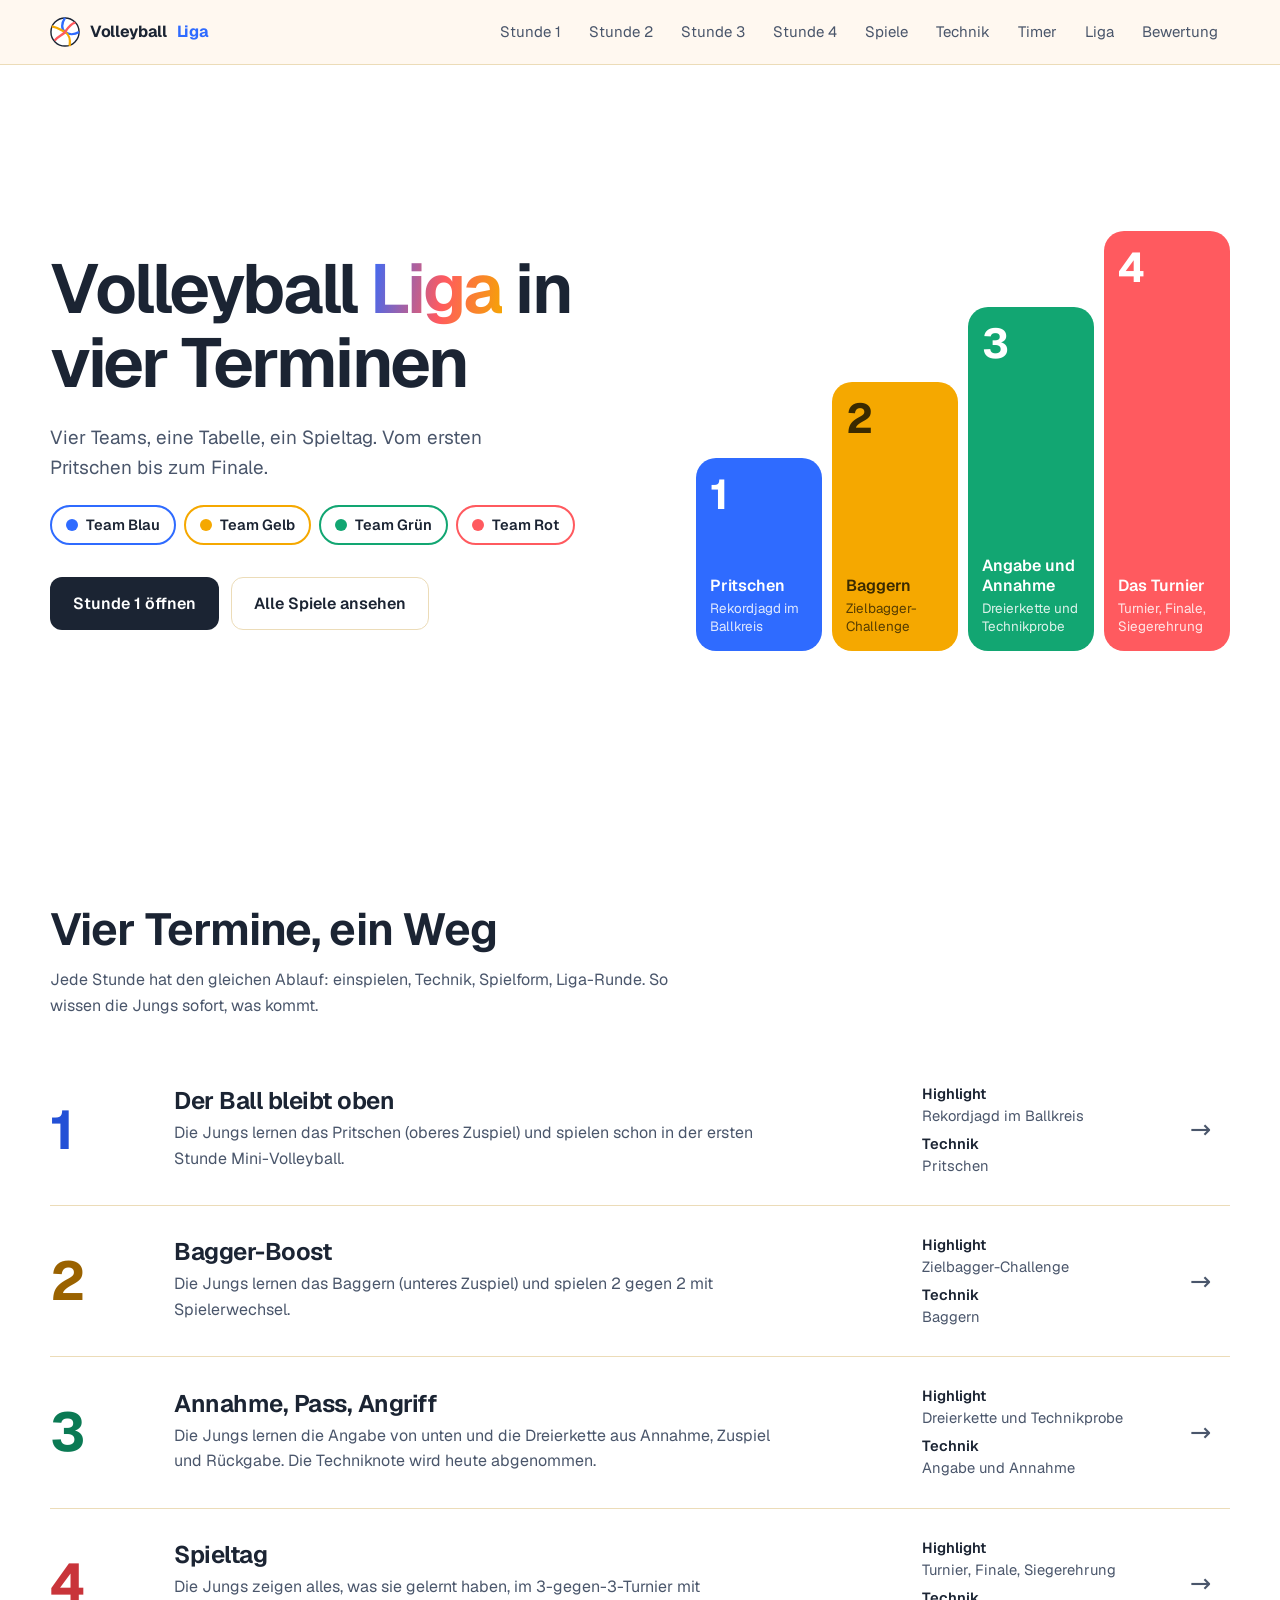
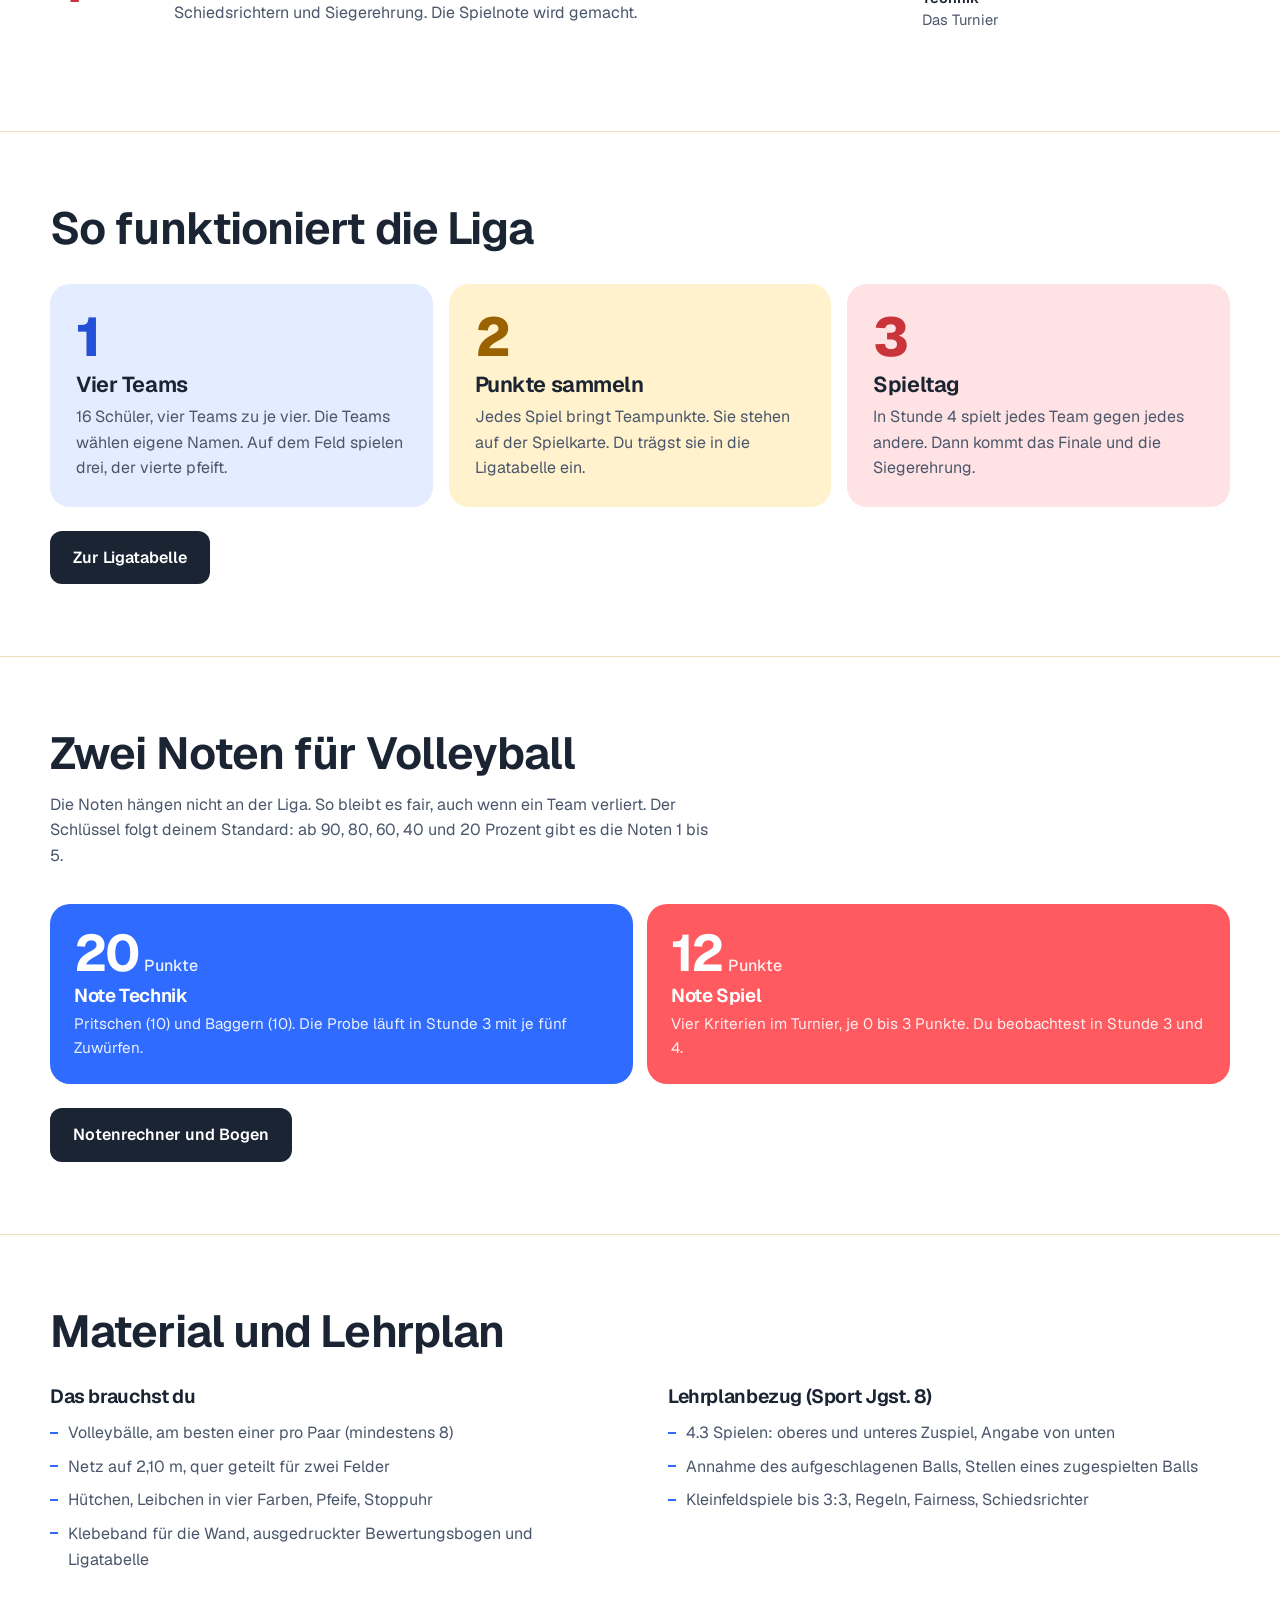
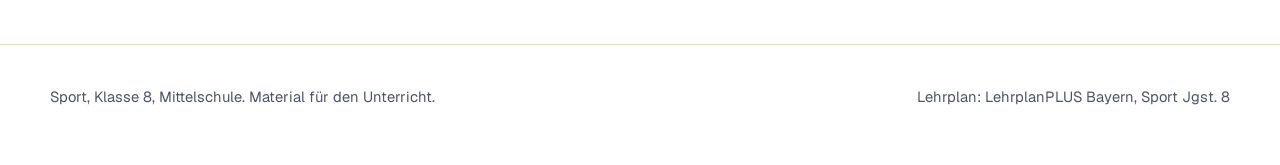
<file: index.html>
<!DOCTYPE html>
<html lang="de">
<head>
<meta charset="UTF-8">
<meta name="viewport" content="width=device-width, initial-scale=1">
<title>Volleyball Liga, Klasse 8</title>
<meta name="description" content="Vier Termine Volleyball für die 8. Klasse: Liga mit Teams, Stundenverläufe, Spielkarten und Bewertung.">
<meta name="theme-color" content="#fff8ee">
<link rel="icon" href="icon.svg" type="image/svg+xml">
<link rel="apple-touch-icon" href="apple-touch-icon.png">
<link rel="manifest" href="manifest.webmanifest">
<meta name="apple-mobile-web-app-capable" content="yes">
<meta name="apple-mobile-web-app-title" content="Volleyball 8">
<link rel="stylesheet" href="style.css">
</head>
<body>
<header class="nav"><div class="wrap">
<a class="brand" href="index.html"><img src="icon.svg" alt="" width="30" height="30">Volleyball <b>Liga</b></a>
<nav aria-label="Hauptnavigation"><ul><li><a class="link" href="stunde-1.html">Stunde 1</a></li><li><a class="link" href="stunde-2.html">Stunde 2</a></li><li><a class="link" href="stunde-3.html">Stunde 3</a></li><li><a class="link" href="stunde-4.html">Stunde 4</a></li><li><a class="link" href="spiele.html">Spiele</a></li><li><a class="link" href="technik.html">Technik</a></li><li><a class="link" href="timer.html">Timer</a></li><li><a class="link" href="liga.html">Liga</a></li><li><a class="link" href="bewertung.html">Bewertung</a></li></ul></nav>
</div></header>
<main>
<section class="hero"><div class="wrap">
<div>
<h1>Volleyball <em>Liga</em> in vier Terminen</h1>
<p class="lead">Vier Teams, eine Tabelle, ein Spieltag. Vom ersten Pritschen bis zum Finale.</p>
<div class="teams"><span class="team-pill" style="--c:#2f6bff"><i></i>Team Blau</span><span class="team-pill" style="--c:#f5a800"><i></i>Team Gelb</span><span class="team-pill" style="--c:#12a672"><i></i>Team Grün</span><span class="team-pill" style="--c:#ff5a5f"><i></i>Team Rot</span></div>
<div class="actions"><a class="btn btn-primary" href="stunde-1.html">Stunde 1 öffnen</a><a class="btn btn-ghost" href="spiele.html">Alle Spiele ansehen</a></div>
</div>
<div class="stairs" aria-label="Der Weg in vier Schritten"><a class="step-block blau" style="--i:0" href="stunde-1.html"><span class="num">1</span><span><span class="t">Pritschen</span><span class="s">Rekordjagd im Ballkreis</span></span></a><a class="step-block gelb" style="--i:1" href="stunde-2.html"><span class="num">2</span><span><span class="t">Baggern</span><span class="s">Zielbagger-Challenge</span></span></a><a class="step-block gruen" style="--i:2" href="stunde-3.html"><span class="num">3</span><span><span class="t">Angabe und Annahme</span><span class="s">Dreierkette und Technikprobe</span></span></a><a class="step-block korall" style="--i:3" href="stunde-4.html"><span class="num">4</span><span><span class="t">Das Turnier</span><span class="s">Turnier, Finale, Siegerehrung</span></span></a></div>
</div></section>

<section class="block" id="stunden"><div class="wrap">
<h2 class="title reveal">Vier Termine, ein Weg</h2>
<p class="sub reveal">Jede Stunde hat den gleichen Ablauf: einspielen, Technik, Spielform, Liga-Runde. So wissen die Jungs sofort, was kommt.</p>
<div class="lessons"><a class="lesson-row blau reveal" href="stunde-1.html">
<span class="n">1</span>
<span><h3>Der Ball bleibt oben</h3><p class="goal">Die Jungs lernen das Pritschen (oberes Zuspiel) und spielen schon in der ersten Stunde Mini-Volleyball.</p></span>
<span class="meta"><b>Highlight</b>Rekordjagd im Ballkreis<b style="margin-top:6px">Technik</b>Pritschen</span>
<span class="arr" aria-hidden="true">&rarr;</span>
</a><a class="lesson-row gelb reveal" href="stunde-2.html">
<span class="n">2</span>
<span><h3>Bagger-Boost</h3><p class="goal">Die Jungs lernen das Baggern (unteres Zuspiel) und spielen 2 gegen 2 mit Spielerwechsel.</p></span>
<span class="meta"><b>Highlight</b>Zielbagger-Challenge<b style="margin-top:6px">Technik</b>Baggern</span>
<span class="arr" aria-hidden="true">&rarr;</span>
</a><a class="lesson-row gruen reveal" href="stunde-3.html">
<span class="n">3</span>
<span><h3>Annahme, Pass, Angriff</h3><p class="goal">Die Jungs lernen die Angabe von unten und die Dreierkette aus Annahme, Zuspiel und Rückgabe. Die Techniknote wird heute abgenommen.</p></span>
<span class="meta"><b>Highlight</b>Dreierkette und Technikprobe<b style="margin-top:6px">Technik</b>Angabe und Annahme</span>
<span class="arr" aria-hidden="true">&rarr;</span>
</a><a class="lesson-row korall reveal" href="stunde-4.html">
<span class="n">4</span>
<span><h3>Spieltag</h3><p class="goal">Die Jungs zeigen alles, was sie gelernt haben, im 3-gegen-3-Turnier mit Schiedsrichtern und Siegerehrung. Die Spielnote wird gemacht.</p></span>
<span class="meta"><b>Highlight</b>Turnier, Finale, Siegerehrung<b style="margin-top:6px">Technik</b>Das Turnier</span>
<span class="arr" aria-hidden="true">&rarr;</span>
</a></div>
</div></section>

<section class="block" id="liga"><div class="wrap">
<h2 class="title reveal">So funktioniert die Liga</h2>
<div class="three">
<div class="step-card blau reveal"><span class="big">1</span><h3>Vier Teams</h3><p>16 Schüler, vier Teams zu je vier. Die Teams wählen eigene Namen. Auf dem Feld spielen drei, der vierte pfeift.</p></div>
<div class="step-card gelb reveal"><span class="big">2</span><h3>Punkte sammeln</h3><p>Jedes Spiel bringt Teampunkte. Sie stehen auf der Spielkarte. Du trägst sie in die Ligatabelle ein.</p></div>
<div class="step-card korall reveal"><span class="big">3</span><h3>Spieltag</h3><p>In Stunde 4 spielt jedes Team gegen jedes andere. Dann kommt das Finale und die Siegerehrung.</p></div>
</div>
<div class="page-actions"><a class="btn btn-primary" href="liga.html">Zur Ligatabelle</a></div>
</div></section>

<section class="block" id="bewertung"><div class="wrap">
<h2 class="title reveal">Zwei Noten für Volleyball</h2>
<p class="sub reveal">Die Noten hängen nicht an der Liga. So bleibt es fair, auch wenn ein Team verliert. Der Schlüssel folgt deinem Standard: ab 90, 80, 60, 40 und 20 Prozent gibt es die Noten 1 bis 5.</p>
<div class="score-grid">
<div class="tile blau reveal"><span class="big">20<small>Punkte</small></span><h3>Note Technik</h3><p>Pritschen (10) und Baggern (10). Die Probe läuft in Stunde 3 mit je fünf Zuwürfen.</p></div>
<div class="tile korall reveal"><span class="big">12<small>Punkte</small></span><h3>Note Spiel</h3><p>Vier Kriterien im Turnier, je 0 bis 3 Punkte. Du beobachtest in Stunde 3 und 4.</p></div>
</div>
<div class="page-actions"><a class="btn btn-primary" href="bewertung.html">Notenrechner und Bogen</a></div>
</div></section>

<section class="block" id="material"><div class="wrap">
<h2 class="title reveal">Material und Lehrplan</h2>
<div class="two">
<div class="reveal"><h3>Das brauchst du</h3><ul class="plain">
<li>Volleybälle, am besten einer pro Paar (mindestens 8)</li>
<li>Netz auf 2,10 m, quer geteilt für zwei Felder</li>
<li>Hütchen, Leibchen in vier Farben, Pfeife, Stoppuhr</li>
<li>Klebeband für die Wand, ausgedruckter Bewertungsbogen und Ligatabelle</li>
</ul></div>
<div class="reveal"><h3>Lehrplanbezug (Sport Jgst. 8)</h3><ul class="plain">
<li>4.3 Spielen: oberes und unteres Zuspiel, Angabe von unten</li>
<li>Annahme des aufgeschlagenen Balls, Stellen eines zugespielten Balls</li>
<li>Kleinfeldspiele bis 3:3, Regeln, Fairness, Schiedsrichter</li>
</ul></div>
</div>
</div></section>
</main>
<footer class="foot"><div class="wrap">
<span>Sport, Klasse 8, Mittelschule. Material für den Unterricht.</span>
<span>Lehrplan: LehrplanPLUS Bayern, Sport Jgst. 8</span>
</div></footer>
<script src="app.js"></script>
</body>
</html>
</file>
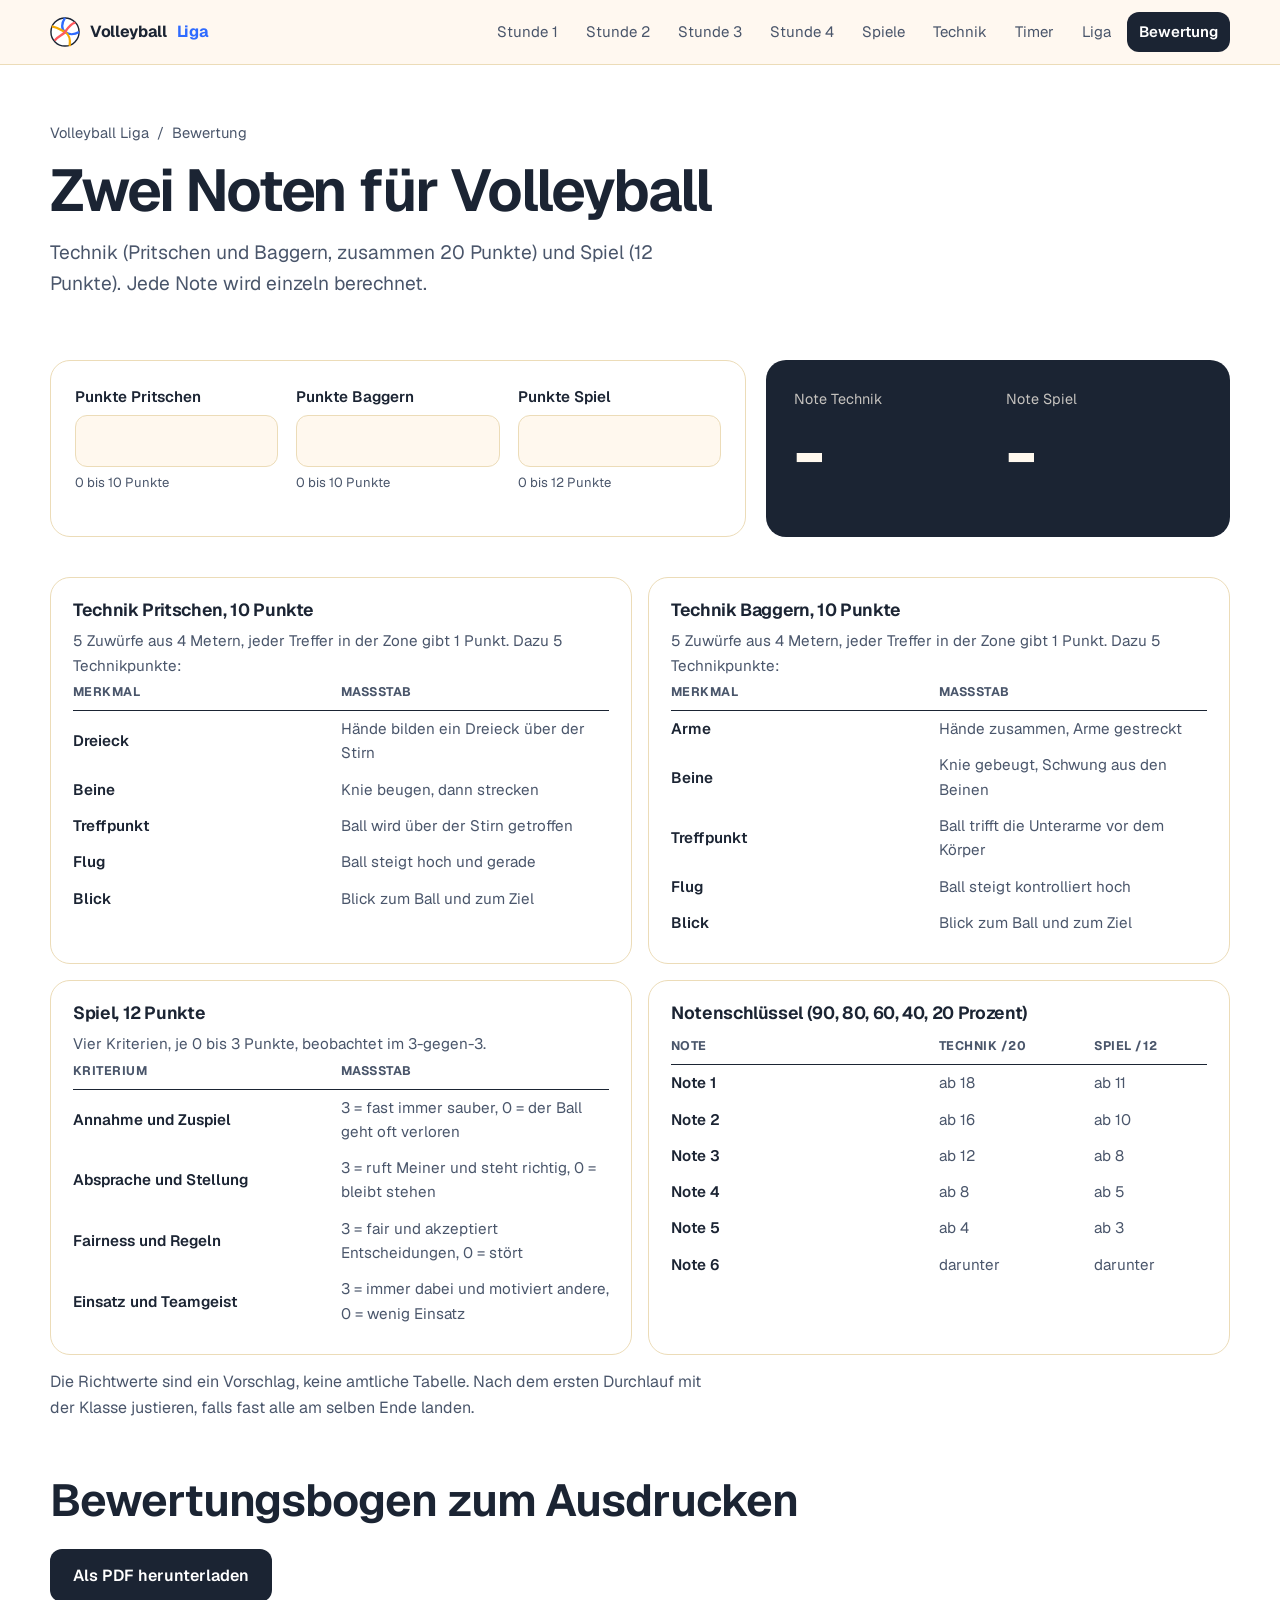
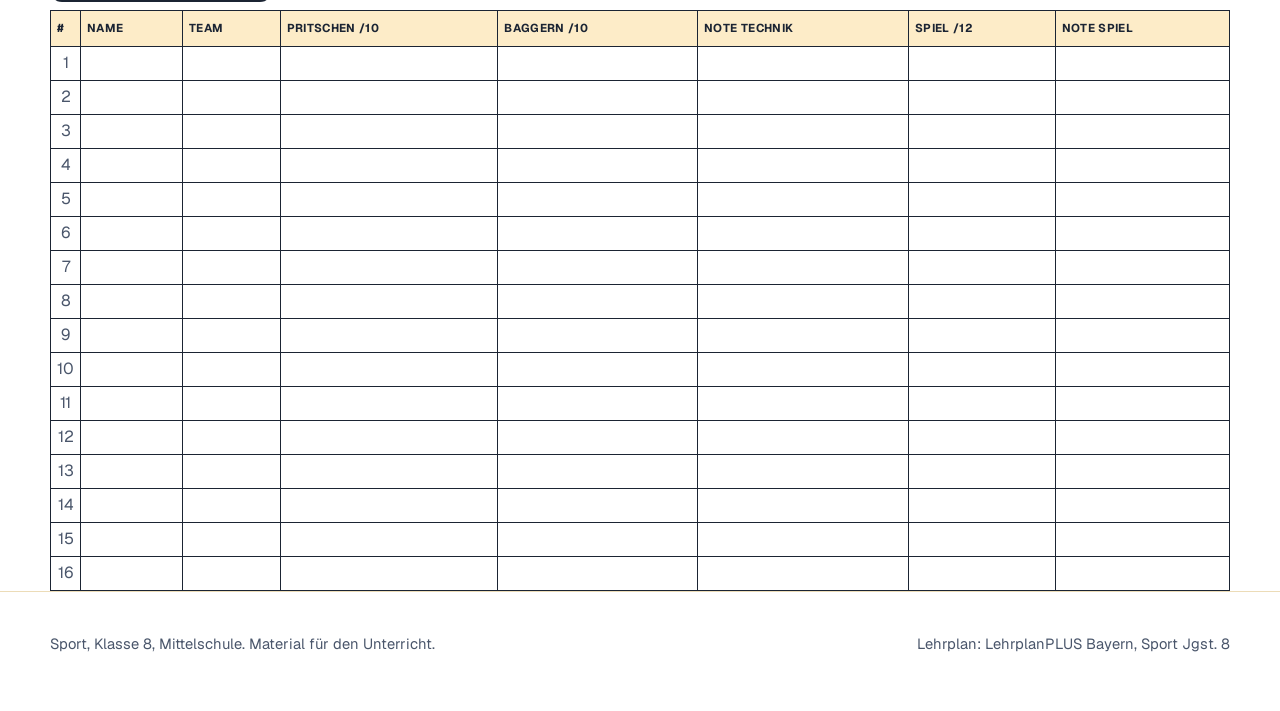
<file: bewertung.html>
<!DOCTYPE html>
<html lang="de">
<head>
<meta charset="UTF-8">
<meta name="viewport" content="width=device-width, initial-scale=1">
<title>Volleyball Bewertung</title>
<meta name="description" content="Notenrechner, Punkte-Richtwerte und Bewertungsbogen für die Volleyball-Liga.">
<meta name="theme-color" content="#fff8ee">
<link rel="icon" href="icon.svg" type="image/svg+xml">
<link rel="apple-touch-icon" href="apple-touch-icon.png">
<link rel="manifest" href="manifest.webmanifest">
<meta name="apple-mobile-web-app-capable" content="yes">
<meta name="apple-mobile-web-app-title" content="Volleyball 8">
<link rel="stylesheet" href="style.css">
</head>
<body>
<header class="nav"><div class="wrap">
<a class="brand" href="index.html"><img src="icon.svg" alt="" width="30" height="30">Volleyball <b>Liga</b></a>
<nav aria-label="Hauptnavigation"><ul><li><a class="link" href="stunde-1.html">Stunde 1</a></li><li><a class="link" href="stunde-2.html">Stunde 2</a></li><li><a class="link" href="stunde-3.html">Stunde 3</a></li><li><a class="link" href="stunde-4.html">Stunde 4</a></li><li><a class="link" href="spiele.html">Spiele</a></li><li><a class="link" href="technik.html">Technik</a></li><li><a class="link" href="timer.html">Timer</a></li><li><a class="link" href="liga.html">Liga</a></li><li><a class="link" href="bewertung.html" aria-current="page">Bewertung</a></li></ul></nav>
</div></header>
<main><div class="wrap">
<div class="page-head">
<div class="crumb"><a href="index.html">Volleyball Liga</a> &nbsp;/&nbsp; Bewertung</div>
<h1>Zwei Noten für Volleyball</h1>
<p class="goal">Technik (Pritschen und Baggern, zusammen 20 Punkte) und Spiel (12 Punkte). Jede Note wird einzeln berechnet.</p>
</div>

<div class="calc no-print">
<form id="rechner" novalidate aria-label="Notenrechner"><div class="field"><label for="f-pritschen">Punkte Pritschen</label><input id="f-pritschen" name="pritschen" type="text" inputmode="decimal" autocomplete="off"><span class="hint">0 bis 10 Punkte</span><span class="err" id="e-pritschen" role="alert"></span></div><div class="field"><label for="f-baggern">Punkte Baggern</label><input id="f-baggern" name="baggern" type="text" inputmode="decimal" autocomplete="off"><span class="hint">0 bis 10 Punkte</span><span class="err" id="e-baggern" role="alert"></span></div><div class="field"><label for="f-spiel">Punkte Spiel</label><input id="f-spiel" name="spiel" type="text" inputmode="decimal" autocomplete="off"><span class="hint">0 bis 12 Punkte</span><span class="err" id="e-spiel" role="alert"></span></div></form>
<div class="result"><div class="res-col"><div class="lbl">Note Technik</div><div class="note" id="r-technik" aria-live="polite">-</div><div class="lbl" id="p-technik"></div></div><div class="res-col"><div class="lbl">Note Spiel</div><div class="note" id="r-spiel" aria-live="polite">-</div><div class="lbl" id="p-spiel"></div></div></div>
</div>

<div class="scales">
<div class="panel"><h3>Technik Pritschen, 10 Punkte</h3><p>5 Zuwürfe aus 4 Metern, jeder Treffer in der Zone gibt 1 Punkt. Dazu 5 Technikpunkte:</p><table><tr><th>Merkmal</th><th>Maßstab</th></tr><tr><td>Dreieck</td><td>Hände bilden ein Dreieck über der Stirn</td></tr><tr><td>Beine</td><td>Knie beugen, dann strecken</td></tr><tr><td>Treffpunkt</td><td>Ball wird über der Stirn getroffen</td></tr><tr><td>Flug</td><td>Ball steigt hoch und gerade</td></tr><tr><td>Blick</td><td>Blick zum Ball und zum Ziel</td></tr></table></div>
<div class="panel"><h3>Technik Baggern, 10 Punkte</h3><p>5 Zuwürfe aus 4 Metern, jeder Treffer in der Zone gibt 1 Punkt. Dazu 5 Technikpunkte:</p><table><tr><th>Merkmal</th><th>Maßstab</th></tr><tr><td>Arme</td><td>Hände zusammen, Arme gestreckt</td></tr><tr><td>Beine</td><td>Knie gebeugt, Schwung aus den Beinen</td></tr><tr><td>Treffpunkt</td><td>Ball trifft die Unterarme vor dem Körper</td></tr><tr><td>Flug</td><td>Ball steigt kontrolliert hoch</td></tr><tr><td>Blick</td><td>Blick zum Ball und zum Ziel</td></tr></table></div>
<div class="panel"><h3>Spiel, 12 Punkte</h3><p>Vier Kriterien, je 0 bis 3 Punkte, beobachtet im 3-gegen-3.</p><table><tr><th>Kriterium</th><th>Maßstab</th></tr><tr><td>Annahme und Zuspiel</td><td>3 = fast immer sauber, 0 = der Ball geht oft verloren</td></tr><tr><td>Absprache und Stellung</td><td>3 = ruft Meiner und steht richtig, 0 = bleibt stehen</td></tr><tr><td>Fairness und Regeln</td><td>3 = fair und akzeptiert Entscheidungen, 0 = stört</td></tr><tr><td>Einsatz und Teamgeist</td><td>3 = immer dabei und motiviert andere, 0 = wenig Einsatz</td></tr></table></div>
<div class="panel"><h3>Notenschlüssel (90, 80, 60, 40, 20 Prozent)</h3>
<table><tr><th>Note</th><th>Technik /20</th><th>Spiel /12</th></tr><tr><td>Note 1</td><td>ab 18</td><td>ab 11</td></tr><tr><td>Note 2</td><td>ab 16</td><td>ab 10</td></tr><tr><td>Note 3</td><td>ab 12</td><td>ab 8</td></tr><tr><td>Note 4</td><td>ab 8</td><td>ab 5</td></tr><tr><td>Note 5</td><td>ab 4</td><td>ab 3</td></tr><tr><td>Note 6</td><td>darunter</td><td>darunter</td></tr></table></div>
</div>
<p class="sub">Die Richtwerte sind ein Vorschlag, keine amtliche Tabelle. Nach dem ersten Durchlauf mit der Klasse justieren, falls fast alle am selben Ende landen.</p>

<div class="bogen-section">
<h2 class="title" style="margin-top:56px">Bewertungsbogen zum Ausdrucken</h2>
<div class="page-actions no-print"><button class="btn btn-primary" onclick="window.print()">Als PDF herunterladen</button></div>
<div class="sheet-wrap"><table class="bogen" aria-label="Bewertungsbogen">
<tr><th>#</th><th>Name</th><th>Team</th><th>Pritschen /10</th><th>Baggern /10</th><th>Note Technik</th><th>Spiel /12</th><th>Note Spiel</th></tr><tr><td class="n">1</td><td></td><td></td><td></td><td></td><td></td><td></td><td></td></tr><tr><td class="n">2</td><td></td><td></td><td></td><td></td><td></td><td></td><td></td></tr><tr><td class="n">3</td><td></td><td></td><td></td><td></td><td></td><td></td><td></td></tr><tr><td class="n">4</td><td></td><td></td><td></td><td></td><td></td><td></td><td></td></tr><tr><td class="n">5</td><td></td><td></td><td></td><td></td><td></td><td></td><td></td></tr><tr><td class="n">6</td><td></td><td></td><td></td><td></td><td></td><td></td><td></td></tr><tr><td class="n">7</td><td></td><td></td><td></td><td></td><td></td><td></td><td></td></tr><tr><td class="n">8</td><td></td><td></td><td></td><td></td><td></td><td></td><td></td></tr><tr><td class="n">9</td><td></td><td></td><td></td><td></td><td></td><td></td><td></td></tr><tr><td class="n">10</td><td></td><td></td><td></td><td></td><td></td><td></td><td></td></tr><tr><td class="n">11</td><td></td><td></td><td></td><td></td><td></td><td></td><td></td></tr><tr><td class="n">12</td><td></td><td></td><td></td><td></td><td></td><td></td><td></td></tr><tr><td class="n">13</td><td></td><td></td><td></td><td></td><td></td><td></td><td></td></tr><tr><td class="n">14</td><td></td><td></td><td></td><td></td><td></td><td></td><td></td></tr><tr><td class="n">15</td><td></td><td></td><td></td><td></td><td></td><td></td><td></td></tr><tr><td class="n">16</td><td></td><td></td><td></td><td></td><td></td><td></td><td></td></tr></table></div>
</div>
</div></main>
<footer class="foot"><div class="wrap">
<span>Sport, Klasse 8, Mittelschule. Material für den Unterricht.</span>
<span>Lehrplan: LehrplanPLUS Bayern, Sport Jgst. 8</span>
</div></footer>
<script src="app.js"></script>
</body>
</html>
</file>
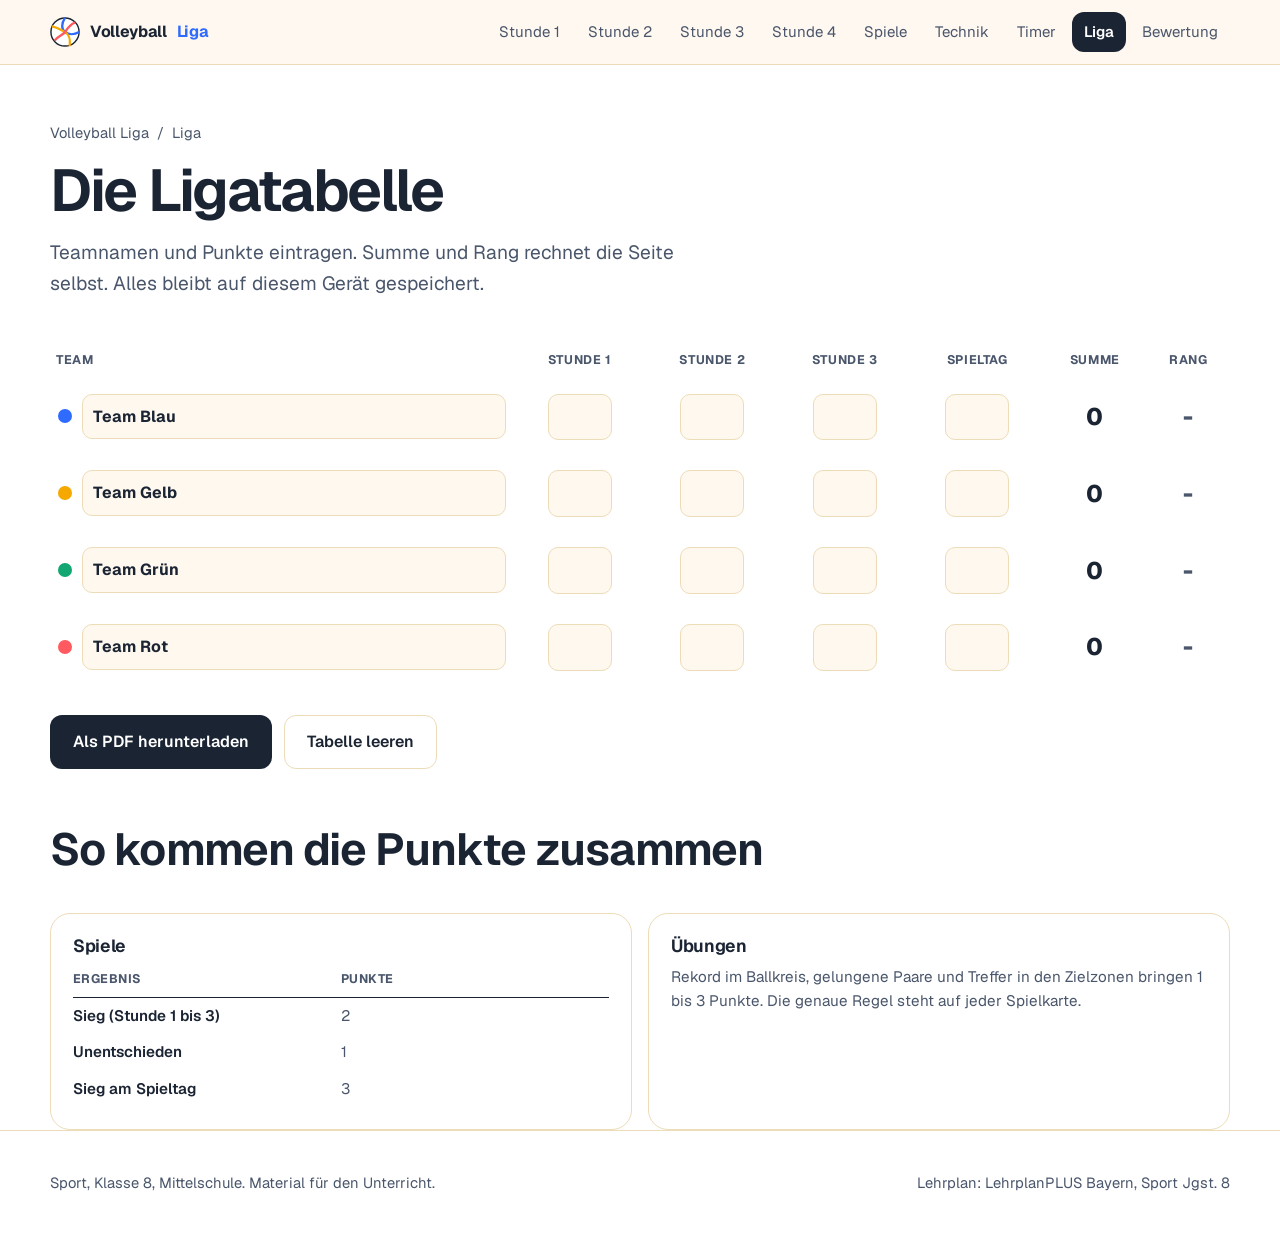
<file: liga.html>
<!DOCTYPE html>
<html lang="de">
<head>
<meta charset="UTF-8">
<meta name="viewport" content="width=device-width, initial-scale=1">
<title>Volleyball Ligatabelle</title>
<meta name="description" content="Teampunkte eintragen, Summe und Rang werden automatisch berechnet.">
<meta name="theme-color" content="#fff8ee">
<link rel="icon" href="icon.svg" type="image/svg+xml">
<link rel="apple-touch-icon" href="apple-touch-icon.png">
<link rel="manifest" href="manifest.webmanifest">
<meta name="apple-mobile-web-app-capable" content="yes">
<meta name="apple-mobile-web-app-title" content="Volleyball 8">
<link rel="stylesheet" href="style.css">
</head>
<body>
<header class="nav"><div class="wrap">
<a class="brand" href="index.html"><img src="icon.svg" alt="" width="30" height="30">Volleyball <b>Liga</b></a>
<nav aria-label="Hauptnavigation"><ul><li><a class="link" href="stunde-1.html">Stunde 1</a></li><li><a class="link" href="stunde-2.html">Stunde 2</a></li><li><a class="link" href="stunde-3.html">Stunde 3</a></li><li><a class="link" href="stunde-4.html">Stunde 4</a></li><li><a class="link" href="spiele.html">Spiele</a></li><li><a class="link" href="technik.html">Technik</a></li><li><a class="link" href="timer.html">Timer</a></li><li><a class="link" href="liga.html" aria-current="page">Liga</a></li><li><a class="link" href="bewertung.html">Bewertung</a></li></ul></nav>
</div></header>
<main><div class="wrap">
<div class="page-head">
<div class="crumb"><a href="index.html">Volleyball Liga</a> &nbsp;/&nbsp; Liga</div>
<h1>Die Ligatabelle</h1>
<p class="goal">Teamnamen und Punkte eintragen. Summe und Rang rechnet die Seite selbst. Alles bleibt auf diesem Gerät gespeichert.</p>
</div>
<div class="sheet-wrap"><table class="liga" aria-label="Ligatabelle">
<tr><th>Team</th><th>Stunde 1</th><th>Stunde 2</th><th>Stunde 3</th><th>Spieltag</th><th>Summe</th><th>Rang</th></tr><tr data-team="0" style="--tc:#2f6bff"><td class="tname"><i style="background:#2f6bff"></i><input class="nm" type="text" value="Team Blau" maxlength="24" aria-label="Teamname Blau" data-name="0"></td><td data-label="Stunde 1"><input class="pt" type="text" inputmode="numeric" autocomplete="off" aria-label="Stunde 1 Punkte Blau" data-team="0" data-col="0"></td><td data-label="Stunde 2"><input class="pt" type="text" inputmode="numeric" autocomplete="off" aria-label="Stunde 2 Punkte Blau" data-team="0" data-col="1"></td><td data-label="Stunde 3"><input class="pt" type="text" inputmode="numeric" autocomplete="off" aria-label="Stunde 3 Punkte Blau" data-team="0" data-col="2"></td><td data-label="Spieltag"><input class="pt" type="text" inputmode="numeric" autocomplete="off" aria-label="Spieltag Punkte Blau" data-team="0" data-col="3"></td><td class="sum" data-label="Summe" data-sum="0">0</td><td class="rank" data-label="Rang" data-rank="0">-</td></tr><tr data-team="1" style="--tc:#f5a800"><td class="tname"><i style="background:#f5a800"></i><input class="nm" type="text" value="Team Gelb" maxlength="24" aria-label="Teamname Gelb" data-name="1"></td><td data-label="Stunde 1"><input class="pt" type="text" inputmode="numeric" autocomplete="off" aria-label="Stunde 1 Punkte Gelb" data-team="1" data-col="0"></td><td data-label="Stunde 2"><input class="pt" type="text" inputmode="numeric" autocomplete="off" aria-label="Stunde 2 Punkte Gelb" data-team="1" data-col="1"></td><td data-label="Stunde 3"><input class="pt" type="text" inputmode="numeric" autocomplete="off" aria-label="Stunde 3 Punkte Gelb" data-team="1" data-col="2"></td><td data-label="Spieltag"><input class="pt" type="text" inputmode="numeric" autocomplete="off" aria-label="Spieltag Punkte Gelb" data-team="1" data-col="3"></td><td class="sum" data-label="Summe" data-sum="1">0</td><td class="rank" data-label="Rang" data-rank="1">-</td></tr><tr data-team="2" style="--tc:#12a672"><td class="tname"><i style="background:#12a672"></i><input class="nm" type="text" value="Team Grün" maxlength="24" aria-label="Teamname Grün" data-name="2"></td><td data-label="Stunde 1"><input class="pt" type="text" inputmode="numeric" autocomplete="off" aria-label="Stunde 1 Punkte Grün" data-team="2" data-col="0"></td><td data-label="Stunde 2"><input class="pt" type="text" inputmode="numeric" autocomplete="off" aria-label="Stunde 2 Punkte Grün" data-team="2" data-col="1"></td><td data-label="Stunde 3"><input class="pt" type="text" inputmode="numeric" autocomplete="off" aria-label="Stunde 3 Punkte Grün" data-team="2" data-col="2"></td><td data-label="Spieltag"><input class="pt" type="text" inputmode="numeric" autocomplete="off" aria-label="Spieltag Punkte Grün" data-team="2" data-col="3"></td><td class="sum" data-label="Summe" data-sum="2">0</td><td class="rank" data-label="Rang" data-rank="2">-</td></tr><tr data-team="3" style="--tc:#ff5a5f"><td class="tname"><i style="background:#ff5a5f"></i><input class="nm" type="text" value="Team Rot" maxlength="24" aria-label="Teamname Rot" data-name="3"></td><td data-label="Stunde 1"><input class="pt" type="text" inputmode="numeric" autocomplete="off" aria-label="Stunde 1 Punkte Rot" data-team="3" data-col="0"></td><td data-label="Stunde 2"><input class="pt" type="text" inputmode="numeric" autocomplete="off" aria-label="Stunde 2 Punkte Rot" data-team="3" data-col="1"></td><td data-label="Stunde 3"><input class="pt" type="text" inputmode="numeric" autocomplete="off" aria-label="Stunde 3 Punkte Rot" data-team="3" data-col="2"></td><td data-label="Spieltag"><input class="pt" type="text" inputmode="numeric" autocomplete="off" aria-label="Spieltag Punkte Rot" data-team="3" data-col="3"></td><td class="sum" data-label="Summe" data-sum="3">0</td><td class="rank" data-label="Rang" data-rank="3">-</td></tr></table></div>
<div class="page-actions no-print"><button class="btn btn-primary" onclick="window.print()">Als PDF herunterladen</button><button class="btn btn-ghost" id="liga-reset" type="button">Tabelle leeren</button></div>

<h2 class="title" style="margin-top:56px">So kommen die Punkte zusammen</h2>
<div class="scales">
<div class="panel"><h3>Spiele</h3><table><tr><th>Ergebnis</th><th>Punkte</th></tr><tr><td>Sieg (Stunde 1 bis 3)</td><td>2</td></tr><tr><td>Unentschieden</td><td>1</td></tr><tr><td>Sieg am Spieltag</td><td>3</td></tr></table></div>
<div class="panel"><h3>Übungen</h3><p>Rekord im Ballkreis, gelungene Paare und Treffer in den Zielzonen bringen 1 bis 3 Punkte. Die genaue Regel steht auf jeder Spielkarte.</p></div>
</div>
</div></main>
<footer class="foot"><div class="wrap">
<span>Sport, Klasse 8, Mittelschule. Material für den Unterricht.</span>
<span>Lehrplan: LehrplanPLUS Bayern, Sport Jgst. 8</span>
</div></footer>
<script src="app.js"></script>
</body>
</html>
</file>
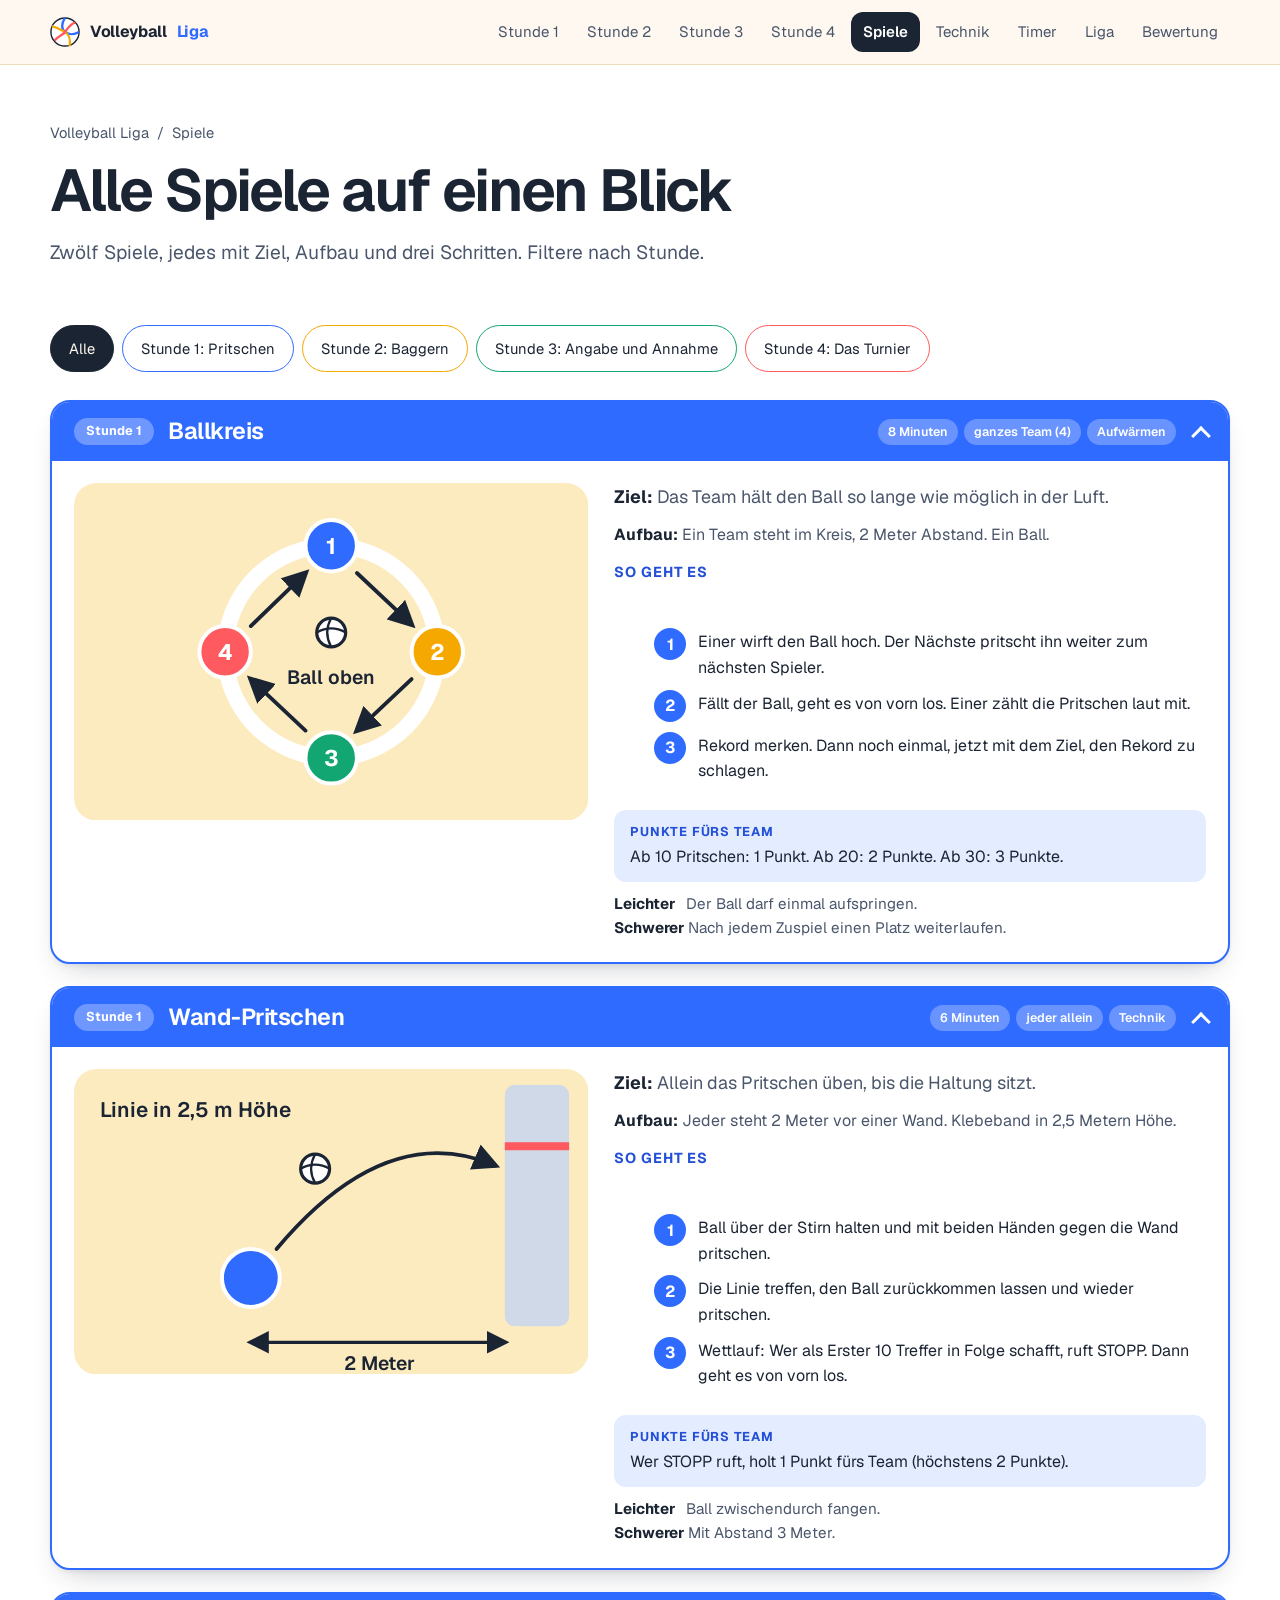
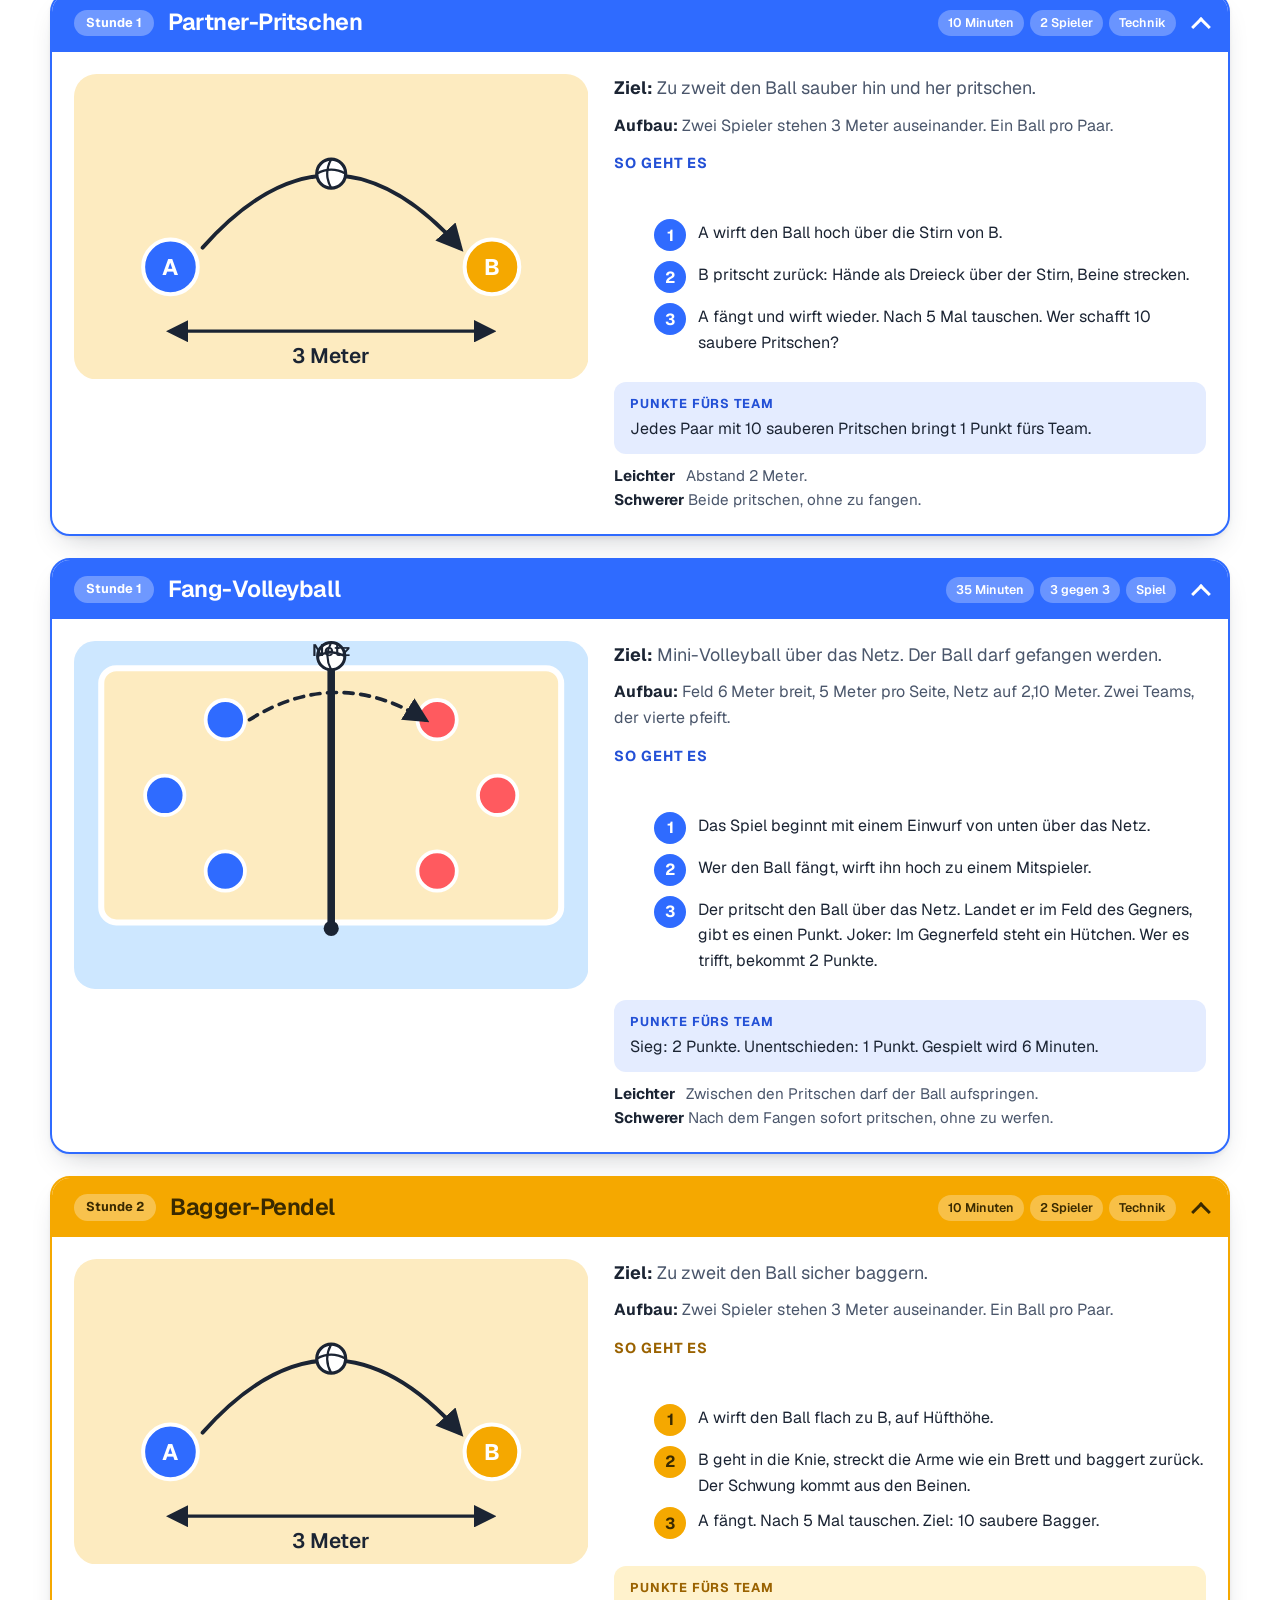
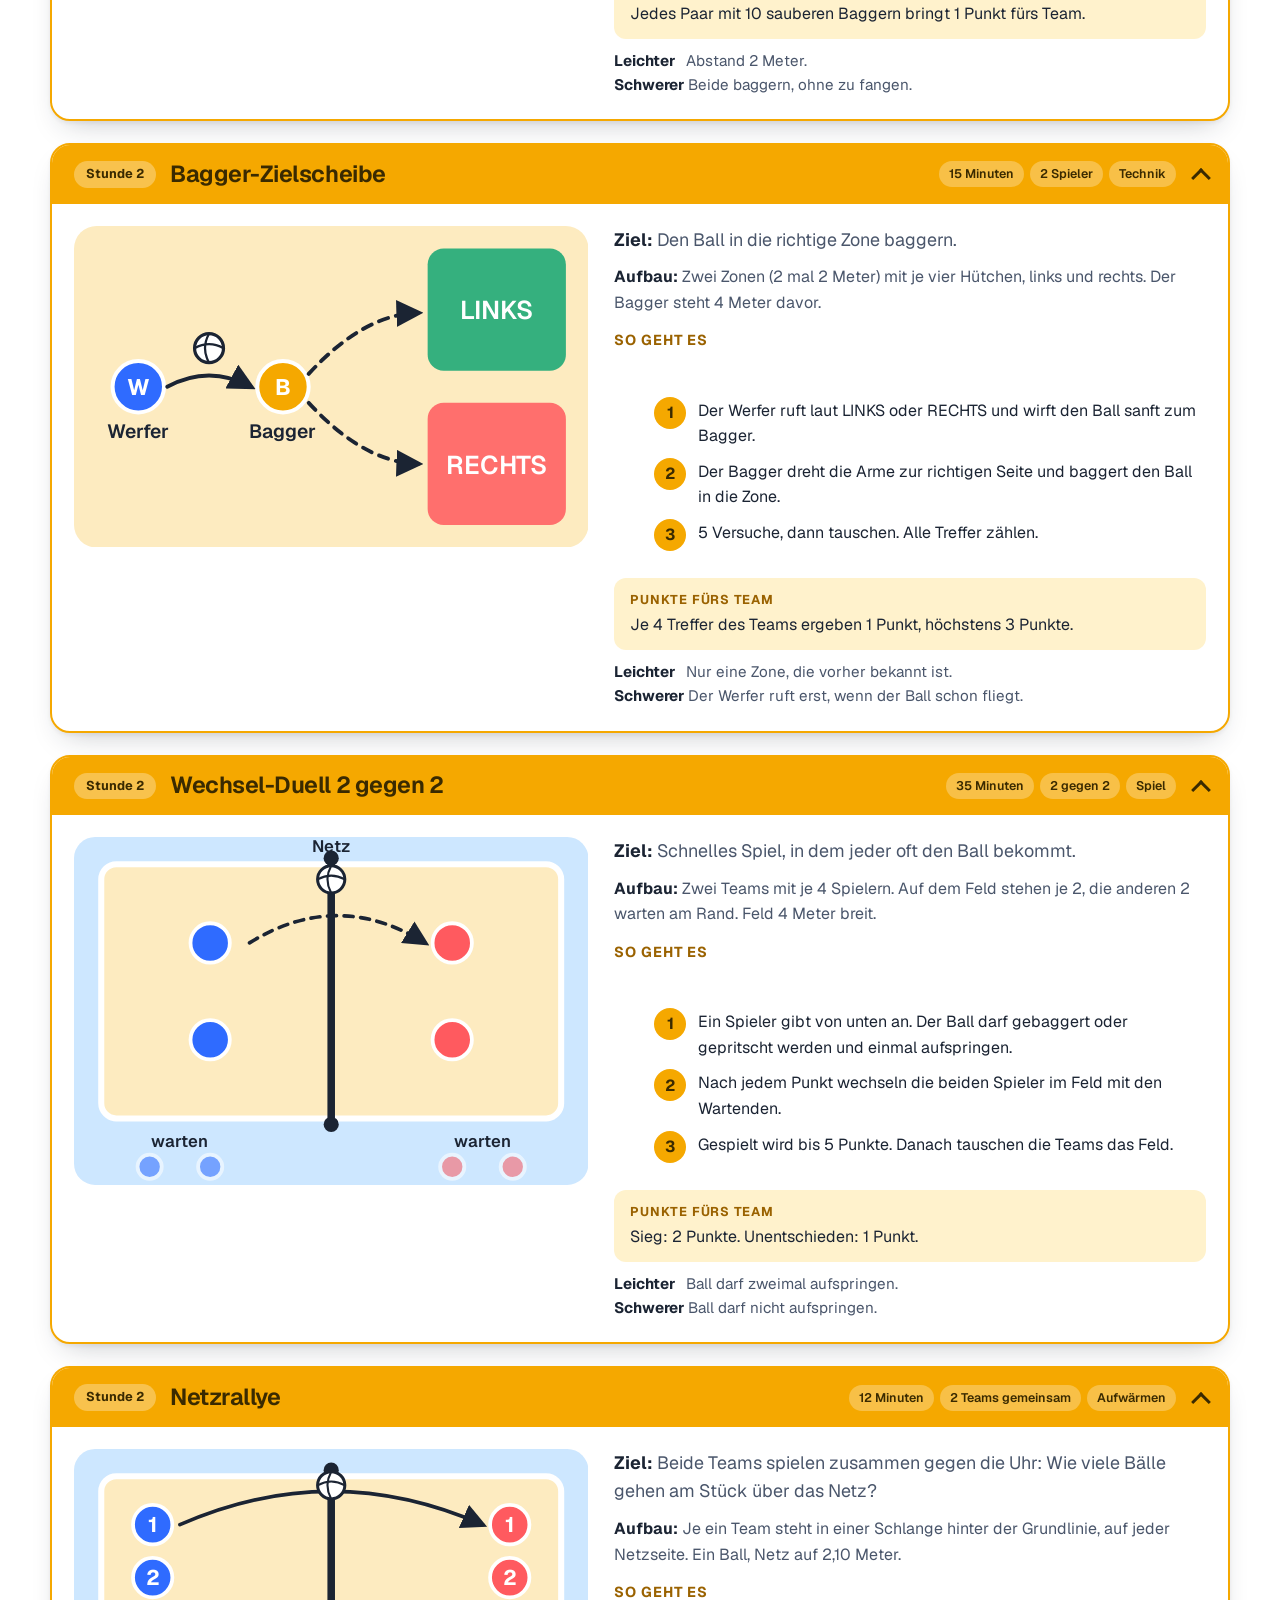
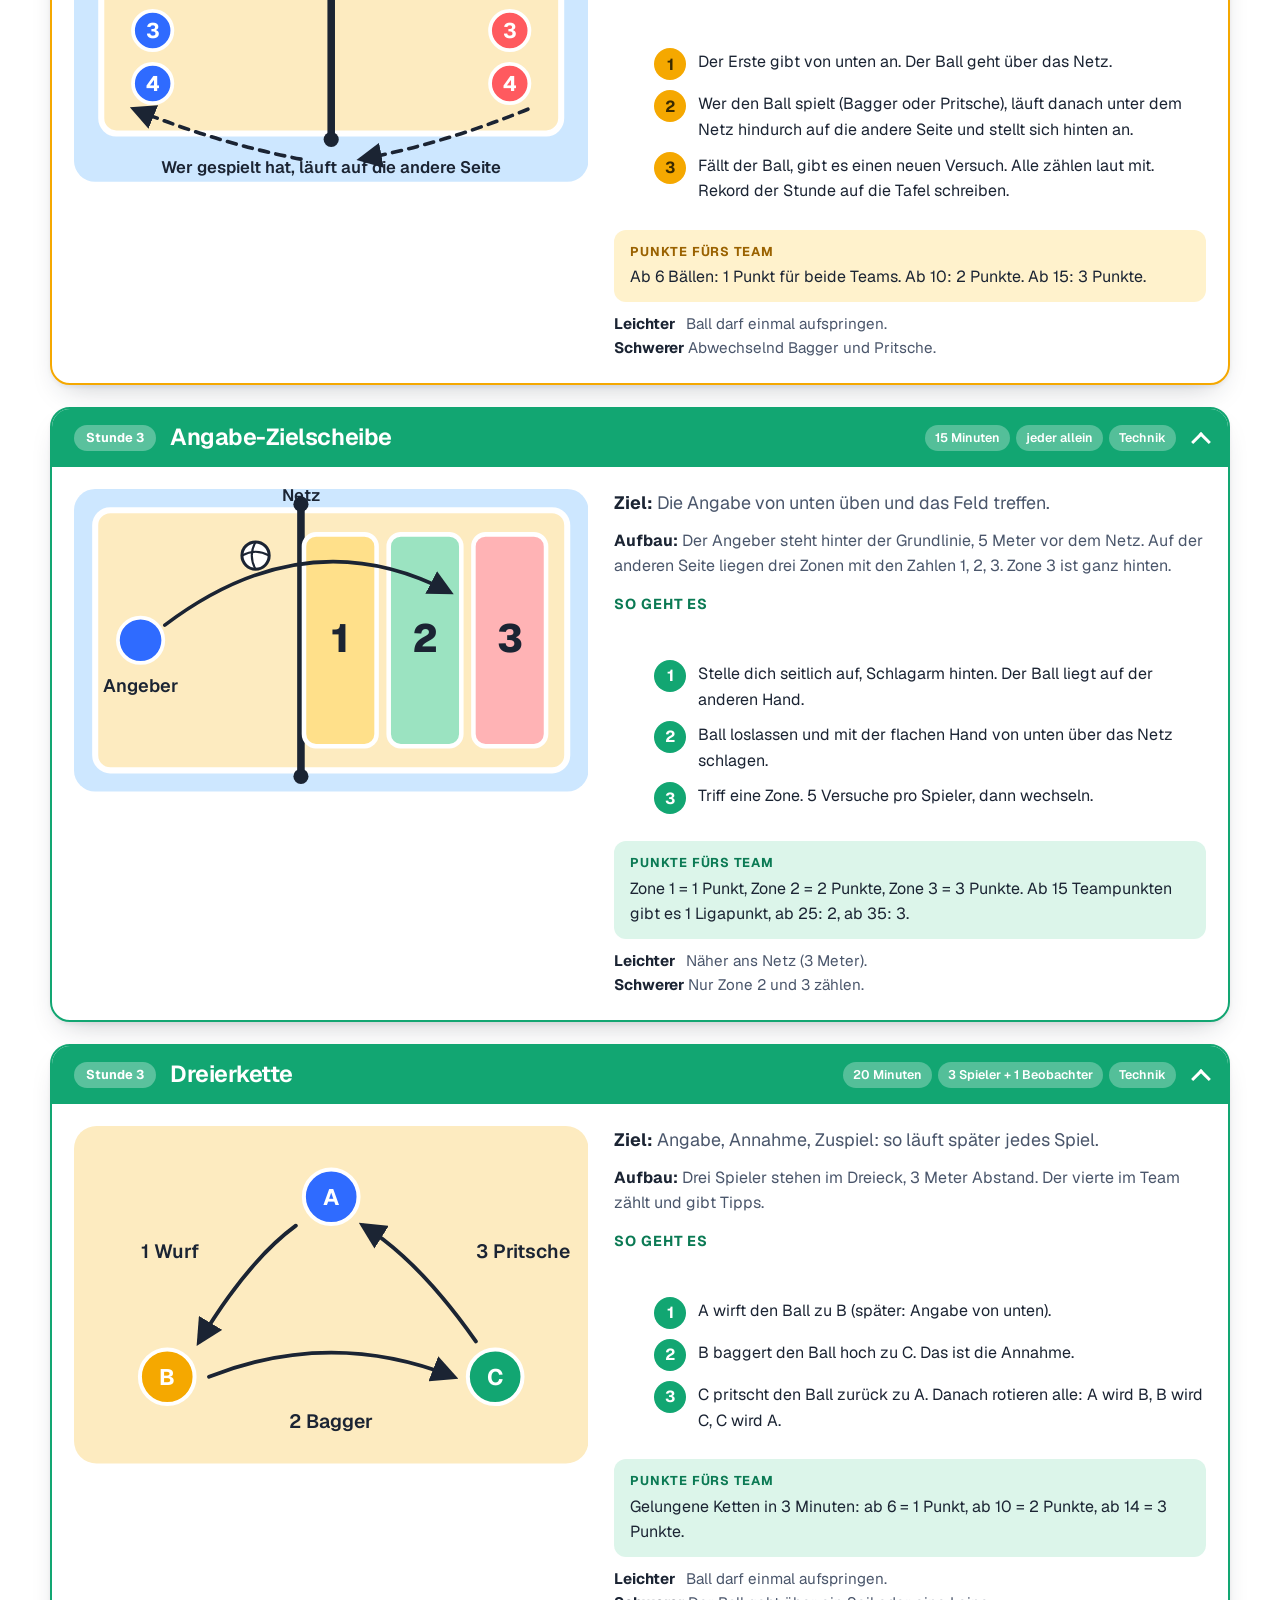
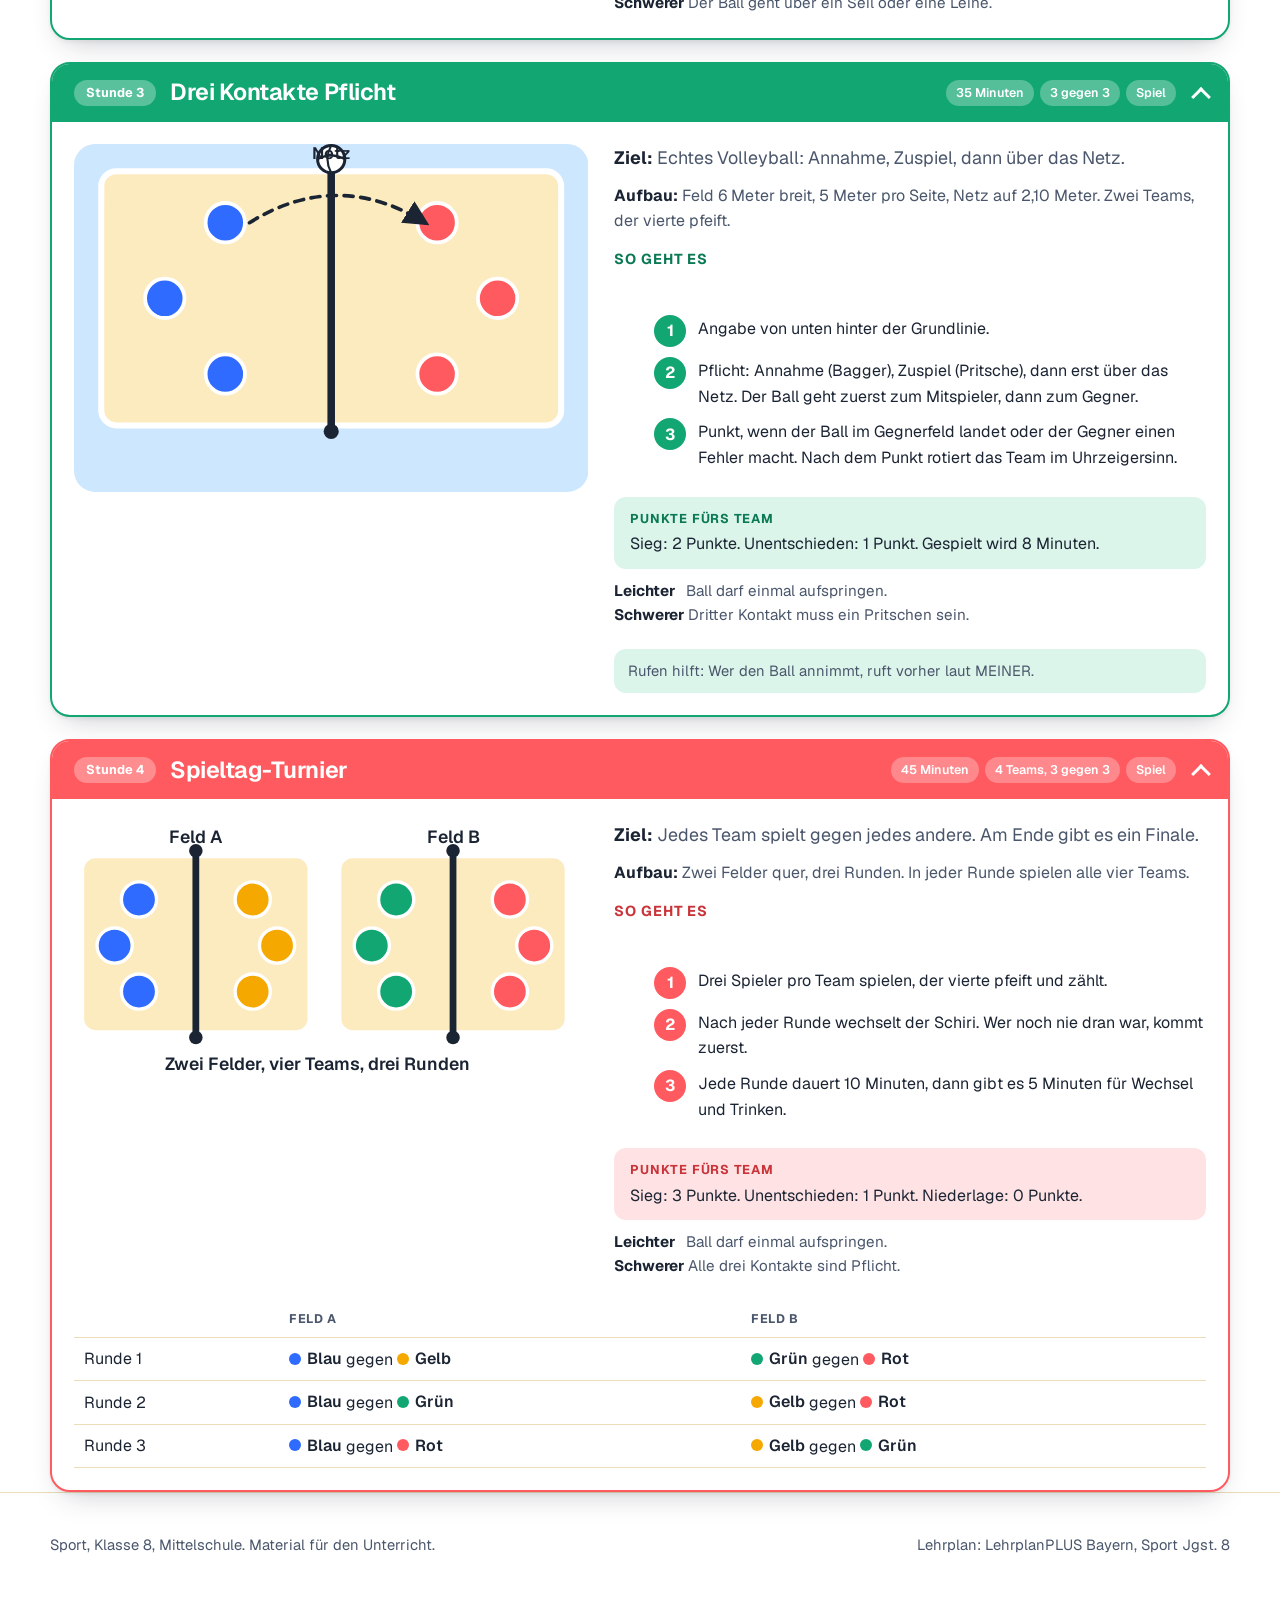
<file: spiele.html>
<!DOCTYPE html>
<html lang="de">
<head>
<meta charset="UTF-8">
<meta name="viewport" content="width=device-width, initial-scale=1">
<title>Volleyball Spiele</title>
<meta name="description" content="Alle Spielkarten der Volleyball-Liga, einfach erklärt.">
<meta name="theme-color" content="#fff8ee">
<link rel="icon" href="icon.svg" type="image/svg+xml">
<link rel="apple-touch-icon" href="apple-touch-icon.png">
<link rel="manifest" href="manifest.webmanifest">
<meta name="apple-mobile-web-app-capable" content="yes">
<meta name="apple-mobile-web-app-title" content="Volleyball 8">
<link rel="stylesheet" href="style.css">
</head>
<body>
<header class="nav"><div class="wrap">
<a class="brand" href="index.html"><img src="icon.svg" alt="" width="30" height="30">Volleyball <b>Liga</b></a>
<nav aria-label="Hauptnavigation"><ul><li><a class="link" href="stunde-1.html">Stunde 1</a></li><li><a class="link" href="stunde-2.html">Stunde 2</a></li><li><a class="link" href="stunde-3.html">Stunde 3</a></li><li><a class="link" href="stunde-4.html">Stunde 4</a></li><li><a class="link" href="spiele.html" aria-current="page">Spiele</a></li><li><a class="link" href="technik.html">Technik</a></li><li><a class="link" href="timer.html">Timer</a></li><li><a class="link" href="liga.html">Liga</a></li><li><a class="link" href="bewertung.html">Bewertung</a></li></ul></nav>
</div></header>
<main><div class="wrap">
<div class="page-head">
<div class="crumb"><a href="index.html">Volleyball Liga</a> &nbsp;/&nbsp; Spiele</div>
<h1>Alle Spiele auf einen Blick</h1>
<p class="goal">Zwölf Spiele, jedes mit Ziel, Aufbau und drei Schritten. Filtere nach Stunde.</p>
</div>
<div class="chips" role="group" aria-label="Nach Stunde filtern"><button class="chip" data-filter="alle" aria-pressed="true">Alle</button><button class="chip blau" data-filter="1" aria-pressed="false">Stunde 1: Pritschen</button><button class="chip gelb" data-filter="2" aria-pressed="false">Stunde 2: Baggern</button><button class="chip gruen" data-filter="3" aria-pressed="false">Stunde 3: Angabe und Annahme</button><button class="chip korall" data-filter="4" aria-pressed="false">Stunde 4: Das Turnier</button></div>
<div class="games" id="game-list"><details class="game blau" id="g-kreis" data-stunde="1" open>
<summary class="game-head"><span class="badge">Stunde 1</span><h3>Ballkreis</h3>
<div class="tags"><span class="tag">8 Minuten</span><span class="tag">ganzes Team (4)</span><span class="tag">Aufwärmen</span></div></summary>
<div class="game-body">
<div class="game-fig"><svg class="gfx" viewBox="0 0 320 210" role="img" aria-label="Vier Spieler stehen im Kreis und spielen sich den Ball zu" xmlns="http://www.w3.org/2000/svg"><defs><marker id="ah" viewBox="0 0 10 10" refX="8" refY="5" markerWidth="7" markerHeight="7" orient="auto-start-reverse"><path d="M0 0L10 5L0 10z" fill="#1b2433"/></marker></defs><rect width="320" height="210" rx="14" fill="#fdebc0"/><circle cx="160" cy="105" r="66" fill="none" stroke="#fff" stroke-width="10"/><path d="M176 56Q193.0 72.0 210 88" fill="none" stroke="#1b2433" stroke-width="2.4" stroke-linecap="round" marker-end="url(#ah)"/><path d="M210 122Q193.0 138.0 176 154" fill="none" stroke="#1b2433" stroke-width="2.4" stroke-linecap="round" marker-end="url(#ah)"/><path d="M144 154Q127.0 138.0 110 122" fill="none" stroke="#1b2433" stroke-width="2.4" stroke-linecap="round" marker-end="url(#ah)"/><path d="M110 89Q127.0 72.5 144 56" fill="none" stroke="#1b2433" stroke-width="2.4" stroke-linecap="round" marker-end="url(#ah)"/><circle cx="160" cy="39" r="16" fill="#2f6bff" opacity="1" stroke="#fff" stroke-width="2.5"/><text x="160" y="44" text-anchor="middle" font-size="14" font-weight="700" fill="#fff">1</text><circle cx="226" cy="105" r="16" fill="#f5a800" opacity="1" stroke="#fff" stroke-width="2.5"/><text x="226" y="110" text-anchor="middle" font-size="14" font-weight="700" fill="#fff">2</text><circle cx="160" cy="171" r="16" fill="#12a672" opacity="1" stroke="#fff" stroke-width="2.5"/><text x="160" y="176" text-anchor="middle" font-size="14" font-weight="700" fill="#fff">3</text><circle cx="94" cy="105" r="16" fill="#ff5a5f" opacity="1" stroke="#fff" stroke-width="2.5"/><text x="94" y="110" text-anchor="middle" font-size="14" font-weight="700" fill="#fff">4</text><circle cx="160" cy="93" r="9" fill="#fff" stroke="#1b2433" stroke-width="2"/><path d="M151 93Q160 88 169 93M160 84Q155 93 160 102" fill="none" stroke="#1b2433" stroke-width="1.4"/><text x="160" y="125" text-anchor="middle" font-size="12" font-weight="600" fill="#1b2433">Ball oben</text></svg></div>
<div class="game-text">
<p class="ziel"><b>Ziel:</b> Das Team hält den Ball so lange wie möglich in der Luft.</p>
<p><b>Aufbau:</b> Ein Team steht im Kreis, 2 Meter Abstand. Ein Ball.</p>
<h4>So geht es</h4><ol class="steps"><li>Einer wirft den Ball hoch. Der Nächste pritscht ihn weiter zum nächsten Spieler.</li><li>Fällt der Ball, geht es von vorn los. Einer zählt die Pritschen laut mit.</li><li>Rekord merken. Dann noch einmal, jetzt mit dem Ziel, den Rekord zu schlagen.</li></ol>
<div class="pts"><b>Punkte fürs Team</b>Ab 10 Pritschen: 1 Punkt. Ab 20: 2 Punkte. Ab 30: 3 Punkte.</div>
<p class="var"><span>Leichter</span> Der Ball darf einmal aufspringen.<br><span>Schwerer</span> Nach jedem Zuspiel einen Platz weiterlaufen.</p>

</div></div></details><details class="game blau" id="g-wand" data-stunde="1" open>
<summary class="game-head"><span class="badge">Stunde 1</span><h3>Wand-Pritschen</h3>
<div class="tags"><span class="tag">6 Minuten</span><span class="tag">jeder allein</span><span class="tag">Technik</span></div></summary>
<div class="game-body">
<div class="game-fig"><svg class="gfx" viewBox="0 0 320 190" role="img" aria-label="Ein Spieler pritscht den Ball gegen eine Wand und trifft eine Linie" xmlns="http://www.w3.org/2000/svg"><defs><marker id="ah" viewBox="0 0 10 10" refX="8" refY="5" markerWidth="7" markerHeight="7" orient="auto-start-reverse"><path d="M0 0L10 5L0 10z" fill="#1b2433"/></marker></defs><rect width="320" height="190" rx="14" fill="#fdebc0"/><rect x="268" y="10" width="40" height="150" rx="6" fill="#cfd9e8"/><line x1="268" y1="48" x2="308" y2="48" stroke="#ff5a5f" stroke-width="5"/><text x="16" y="30" text-anchor="start" font-size="13" font-weight="600" fill="#1b2433">Linie in 2,5 m Höhe</text><circle cx="110" cy="130" r="18" fill="#2f6bff" opacity="1" stroke="#fff" stroke-width="2.5"/><path d="M126 112Q194.0 31.0 262 60" fill="none" stroke="#1b2433" stroke-width="2.4" stroke-linecap="round" marker-end="url(#ah)"/><circle cx="150" cy="62" r="9" fill="#fff" stroke="#1b2433" stroke-width="2"/><path d="M141 62Q150 57 159 62M150 53Q145 62 150 71" fill="none" stroke="#1b2433" stroke-width="1.4"/><line x1="110" y1="170" x2="268" y2="170" stroke="#1b2433" stroke-width="2" marker-start="url(#ah)" marker-end="url(#ah)"/><text x="190" y="187" text-anchor="middle" font-size="12" font-weight="600" fill="#1b2433">2 Meter</text></svg></div>
<div class="game-text">
<p class="ziel"><b>Ziel:</b> Allein das Pritschen üben, bis die Haltung sitzt.</p>
<p><b>Aufbau:</b> Jeder steht 2 Meter vor einer Wand. Klebeband in 2,5 Metern Höhe.</p>
<h4>So geht es</h4><ol class="steps"><li>Ball über der Stirn halten und mit beiden Händen gegen die Wand pritschen.</li><li>Die Linie treffen, den Ball zurückkommen lassen und wieder pritschen.</li><li>Wettlauf: Wer als Erster 10 Treffer in Folge schafft, ruft STOPP. Dann geht es von vorn los.</li></ol>
<div class="pts"><b>Punkte fürs Team</b>Wer STOPP ruft, holt 1 Punkt fürs Team (höchstens 2 Punkte).</div>
<p class="var"><span>Leichter</span> Ball zwischendurch fangen.<br><span>Schwerer</span> Mit Abstand 3 Meter.</p>

</div></div></details><details class="game blau" id="g-pendel" data-stunde="1" open>
<summary class="game-head"><span class="badge">Stunde 1</span><h3>Partner-Pritschen</h3>
<div class="tags"><span class="tag">10 Minuten</span><span class="tag">2 Spieler</span><span class="tag">Technik</span></div></summary>
<div class="game-body">
<div class="game-fig"><svg class="gfx" viewBox="0 0 320 190" role="img" aria-label="Zwei Spieler stehen drei Meter auseinander und spielen sich den Ball zu" xmlns="http://www.w3.org/2000/svg"><defs><marker id="ah" viewBox="0 0 10 10" refX="8" refY="5" markerWidth="7" markerHeight="7" orient="auto-start-reverse"><path d="M0 0L10 5L0 10z" fill="#1b2433"/></marker></defs><rect width="320" height="190" rx="14" fill="#fdebc0"/><circle cx="60" cy="120" r="17" fill="#2f6bff" opacity="1" stroke="#fff" stroke-width="2.5"/><text x="60" y="125" text-anchor="middle" font-size="14" font-weight="700" fill="#fff">A</text><circle cx="260" cy="120" r="17" fill="#f5a800" opacity="1" stroke="#fff" stroke-width="2.5"/><text x="260" y="125" text-anchor="middle" font-size="14" font-weight="700" fill="#fff">B</text><path d="M80 108Q160.0 18.0 240 108" fill="none" stroke="#1b2433" stroke-width="2.4" stroke-linecap="round" marker-end="url(#ah)"/><circle cx="160" cy="62" r="9" fill="#fff" stroke="#1b2433" stroke-width="2"/><path d="M151 62Q160 57 169 62M160 53Q155 62 160 71" fill="none" stroke="#1b2433" stroke-width="1.4"/><line x1="60" y1="160" x2="260" y2="160" stroke="#1b2433" stroke-width="2" marker-start="url(#ah)" marker-end="url(#ah)"/><text x="160" y="180" text-anchor="middle" font-size="13" font-weight="600" fill="#1b2433">3 Meter</text></svg></div>
<div class="game-text">
<p class="ziel"><b>Ziel:</b> Zu zweit den Ball sauber hin und her pritschen.</p>
<p><b>Aufbau:</b> Zwei Spieler stehen 3 Meter auseinander. Ein Ball pro Paar.</p>
<h4>So geht es</h4><ol class="steps"><li>A wirft den Ball hoch über die Stirn von B.</li><li>B pritscht zurück: Hände als Dreieck über der Stirn, Beine strecken.</li><li>A fängt und wirft wieder. Nach 5 Mal tauschen. Wer schafft 10 saubere Pritschen?</li></ol>
<div class="pts"><b>Punkte fürs Team</b>Jedes Paar mit 10 sauberen Pritschen bringt 1 Punkt fürs Team.</div>
<p class="var"><span>Leichter</span> Abstand 2 Meter.<br><span>Schwerer</span> Beide pritschen, ohne zu fangen.</p>

</div></div></details><details class="game blau" id="g-fang" data-stunde="1" open>
<summary class="game-head"><span class="badge">Stunde 1</span><h3>Fang-Volleyball</h3>
<div class="tags"><span class="tag">35 Minuten</span><span class="tag">3 gegen 3</span><span class="tag">Spiel</span></div></summary>
<div class="game-body">
<div class="game-fig"><svg class="gfx" viewBox="0 0 340 230" role="img" aria-label="Zwei Teams spielen über das Netz" xmlns="http://www.w3.org/2000/svg"><defs><marker id="ah" viewBox="0 0 10 10" refX="8" refY="5" markerWidth="7" markerHeight="7" orient="auto-start-reverse"><path d="M0 0L10 5L0 10z" fill="#1b2433"/></marker></defs><rect width="340" height="230" rx="14" fill="#cde7ff"/><rect x="18" y="18" width="304" height="168" rx="10" fill="#fdebc0" stroke="#fff" stroke-width="4"/><line x1="170" y1="14" x2="170" y2="190" stroke="#1b2433" stroke-width="5" stroke-linecap="round"/><circle cx="170" cy="14" r="5" fill="#1b2433"/><circle cx="170" cy="190" r="5" fill="#1b2433"/><circle cx="100" cy="52" r="13" fill="#2f6bff" opacity="1" stroke="#fff" stroke-width="2.5"/><circle cx="60" cy="102" r="13" fill="#2f6bff" opacity="1" stroke="#fff" stroke-width="2.5"/><circle cx="100" cy="152" r="13" fill="#2f6bff" opacity="1" stroke="#fff" stroke-width="2.5"/><circle cx="240" cy="52" r="13" fill="#ff5a5f" opacity="1" stroke="#fff" stroke-width="2.5"/><circle cx="280" cy="102" r="13" fill="#ff5a5f" opacity="1" stroke="#fff" stroke-width="2.5"/><circle cx="240" cy="152" r="13" fill="#ff5a5f" opacity="1" stroke="#fff" stroke-width="2.5"/><path d="M116 52Q174.0 16.0 232 52" fill="none" stroke="#1b2433" stroke-width="2.4" stroke-linecap="round" stroke-dasharray="6 5" marker-end="url(#ah)"/><circle cx="170" cy="10" r="9" fill="#fff" stroke="#1b2433" stroke-width="2"/><path d="M161 10Q170 5 179 10M170 1Q165 10 170 19" fill="none" stroke="#1b2433" stroke-width="1.4"/><text x="170" y="10" text-anchor="middle" font-size="11" font-weight="600" fill="#1b2433">Netz</text></svg></div>
<div class="game-text">
<p class="ziel"><b>Ziel:</b> Mini-Volleyball über das Netz. Der Ball darf gefangen werden.</p>
<p><b>Aufbau:</b> Feld 6 Meter breit, 5 Meter pro Seite, Netz auf 2,10 Meter. Zwei Teams, der vierte pfeift.</p>
<h4>So geht es</h4><ol class="steps"><li>Das Spiel beginnt mit einem Einwurf von unten über das Netz.</li><li>Wer den Ball fängt, wirft ihn hoch zu einem Mitspieler.</li><li>Der pritscht den Ball über das Netz. Landet er im Feld des Gegners, gibt es einen Punkt. Joker: Im Gegnerfeld steht ein Hütchen. Wer es trifft, bekommt 2 Punkte.</li></ol>
<div class="pts"><b>Punkte fürs Team</b>Sieg: 2 Punkte. Unentschieden: 1 Punkt. Gespielt wird 6 Minuten.</div>
<p class="var"><span>Leichter</span> Zwischen den Pritschen darf der Ball aufspringen.<br><span>Schwerer</span> Nach dem Fangen sofort pritschen, ohne zu werfen.</p>

</div></div></details><details class="game gelb" id="g-bagpendel" data-stunde="2" open>
<summary class="game-head"><span class="badge">Stunde 2</span><h3>Bagger-Pendel</h3>
<div class="tags"><span class="tag">10 Minuten</span><span class="tag">2 Spieler</span><span class="tag">Technik</span></div></summary>
<div class="game-body">
<div class="game-fig"><svg class="gfx" viewBox="0 0 320 190" role="img" aria-label="Zwei Spieler stehen drei Meter auseinander und spielen sich den Ball zu" xmlns="http://www.w3.org/2000/svg"><defs><marker id="ah" viewBox="0 0 10 10" refX="8" refY="5" markerWidth="7" markerHeight="7" orient="auto-start-reverse"><path d="M0 0L10 5L0 10z" fill="#1b2433"/></marker></defs><rect width="320" height="190" rx="14" fill="#fdebc0"/><circle cx="60" cy="120" r="17" fill="#2f6bff" opacity="1" stroke="#fff" stroke-width="2.5"/><text x="60" y="125" text-anchor="middle" font-size="14" font-weight="700" fill="#fff">A</text><circle cx="260" cy="120" r="17" fill="#f5a800" opacity="1" stroke="#fff" stroke-width="2.5"/><text x="260" y="125" text-anchor="middle" font-size="14" font-weight="700" fill="#fff">B</text><path d="M80 108Q160.0 18.0 240 108" fill="none" stroke="#1b2433" stroke-width="2.4" stroke-linecap="round" marker-end="url(#ah)"/><circle cx="160" cy="62" r="9" fill="#fff" stroke="#1b2433" stroke-width="2"/><path d="M151 62Q160 57 169 62M160 53Q155 62 160 71" fill="none" stroke="#1b2433" stroke-width="1.4"/><line x1="60" y1="160" x2="260" y2="160" stroke="#1b2433" stroke-width="2" marker-start="url(#ah)" marker-end="url(#ah)"/><text x="160" y="180" text-anchor="middle" font-size="13" font-weight="600" fill="#1b2433">3 Meter</text></svg></div>
<div class="game-text">
<p class="ziel"><b>Ziel:</b> Zu zweit den Ball sicher baggern.</p>
<p><b>Aufbau:</b> Zwei Spieler stehen 3 Meter auseinander. Ein Ball pro Paar.</p>
<h4>So geht es</h4><ol class="steps"><li>A wirft den Ball flach zu B, auf Hüfthöhe.</li><li>B geht in die Knie, streckt die Arme wie ein Brett und baggert zurück. Der Schwung kommt aus den Beinen.</li><li>A fängt. Nach 5 Mal tauschen. Ziel: 10 saubere Bagger.</li></ol>
<div class="pts"><b>Punkte fürs Team</b>Jedes Paar mit 10 sauberen Baggern bringt 1 Punkt fürs Team.</div>
<p class="var"><span>Leichter</span> Abstand 2 Meter.<br><span>Schwerer</span> Beide baggern, ohne zu fangen.</p>

</div></div></details><details class="game gelb" id="g-bagziel" data-stunde="2" open>
<summary class="game-head"><span class="badge">Stunde 2</span><h3>Bagger-Zielscheibe</h3>
<div class="tags"><span class="tag">15 Minuten</span><span class="tag">2 Spieler</span><span class="tag">Technik</span></div></summary>
<div class="game-body">
<div class="game-fig"><svg class="gfx" viewBox="0 0 320 200" role="img" aria-label="Ein Werfer ruft links oder rechts, der Bagger spielt in die Zone" xmlns="http://www.w3.org/2000/svg"><defs><marker id="ah" viewBox="0 0 10 10" refX="8" refY="5" markerWidth="7" markerHeight="7" orient="auto-start-reverse"><path d="M0 0L10 5L0 10z" fill="#1b2433"/></marker></defs><rect width="320" height="200" rx="14" fill="#fdebc0"/><circle cx="40" cy="100" r="16" fill="#2f6bff" opacity="1" stroke="#fff" stroke-width="2.5"/><text x="40" y="105" text-anchor="middle" font-size="14" font-weight="700" fill="#fff">W</text><circle cx="130" cy="100" r="16" fill="#f5a800" opacity="1" stroke="#fff" stroke-width="2.5"/><text x="130" y="105" text-anchor="middle" font-size="14" font-weight="700" fill="#fff">B</text><path d="M58 100Q84.0 86.0 110 100" fill="none" stroke="#1b2433" stroke-width="2.4" stroke-linecap="round" marker-end="url(#ah)"/><circle cx="84" cy="76" r="9" fill="#fff" stroke="#1b2433" stroke-width="2"/><path d="M75 76Q84 71 93 76M84 67Q79 76 84 85" fill="none" stroke="#1b2433" stroke-width="1.4"/><rect x="220" y="14" width="86" height="76" rx="10" fill="#12a672" opacity=".85"/><rect x="220" y="110" width="86" height="76" rx="10" fill="#ff5a5f" opacity=".85"/><text x="263" y="58" text-anchor="middle" font-size="16" font-weight="600" fill="#fff">LINKS</text><text x="263" y="154" text-anchor="middle" font-size="16" font-weight="600" fill="#fff">RECHTS</text><path d="M146 92Q180.0 55.0 214 54" fill="none" stroke="#1b2433" stroke-width="2.4" stroke-linecap="round" stroke-dasharray="6 5" marker-end="url(#ah)"/><path d="M146 110Q180.0 147.0 214 148" fill="none" stroke="#1b2433" stroke-width="2.4" stroke-linecap="round" stroke-dasharray="6 5" marker-end="url(#ah)"/><text x="40" y="132" text-anchor="middle" font-size="12" font-weight="600" fill="#1b2433">Werfer</text><text x="130" y="132" text-anchor="middle" font-size="12" font-weight="600" fill="#1b2433">Bagger</text></svg></div>
<div class="game-text">
<p class="ziel"><b>Ziel:</b> Den Ball in die richtige Zone baggern.</p>
<p><b>Aufbau:</b> Zwei Zonen (2 mal 2 Meter) mit je vier Hütchen, links und rechts. Der Bagger steht 4 Meter davor.</p>
<h4>So geht es</h4><ol class="steps"><li>Der Werfer ruft laut LINKS oder RECHTS und wirft den Ball sanft zum Bagger.</li><li>Der Bagger dreht die Arme zur richtigen Seite und baggert den Ball in die Zone.</li><li>5 Versuche, dann tauschen. Alle Treffer zählen.</li></ol>
<div class="pts"><b>Punkte fürs Team</b>Je 4 Treffer des Teams ergeben 1 Punkt, höchstens 3 Punkte.</div>
<p class="var"><span>Leichter</span> Nur eine Zone, die vorher bekannt ist.<br><span>Schwerer</span> Der Werfer ruft erst, wenn der Ball schon fliegt.</p>

</div></div></details><details class="game gelb" id="g-wechsel" data-stunde="2" open>
<summary class="game-head"><span class="badge">Stunde 2</span><h3>Wechsel-Duell 2 gegen 2</h3>
<div class="tags"><span class="tag">35 Minuten</span><span class="tag">2 gegen 2</span><span class="tag">Spiel</span></div></summary>
<div class="game-body">
<div class="game-fig"><svg class="gfx" viewBox="0 0 340 230" role="img" aria-label="Zwei Teams spielen über das Netz" xmlns="http://www.w3.org/2000/svg"><defs><marker id="ah" viewBox="0 0 10 10" refX="8" refY="5" markerWidth="7" markerHeight="7" orient="auto-start-reverse"><path d="M0 0L10 5L0 10z" fill="#1b2433"/></marker></defs><rect width="340" height="230" rx="14" fill="#cde7ff"/><rect x="18" y="18" width="304" height="168" rx="10" fill="#fdebc0" stroke="#fff" stroke-width="4"/><line x1="170" y1="14" x2="170" y2="190" stroke="#1b2433" stroke-width="5" stroke-linecap="round"/><circle cx="170" cy="14" r="5" fill="#1b2433"/><circle cx="170" cy="190" r="5" fill="#1b2433"/><circle cx="90" cy="70" r="13" fill="#2f6bff" opacity="1" stroke="#fff" stroke-width="2.5"/><circle cx="90" cy="134" r="13" fill="#2f6bff" opacity="1" stroke="#fff" stroke-width="2.5"/><circle cx="250" cy="70" r="13" fill="#ff5a5f" opacity="1" stroke="#fff" stroke-width="2.5"/><circle cx="250" cy="134" r="13" fill="#ff5a5f" opacity="1" stroke="#fff" stroke-width="2.5"/><path d="M116 70Q174.0 34.0 232 70" fill="none" stroke="#1b2433" stroke-width="2.4" stroke-linecap="round" stroke-dasharray="6 5" marker-end="url(#ah)"/><circle cx="170" cy="28" r="9" fill="#fff" stroke="#1b2433" stroke-width="2"/><path d="M161 28Q170 23 179 28M170 19Q165 28 170 37" fill="none" stroke="#1b2433" stroke-width="1.4"/><text x="170" y="10" text-anchor="middle" font-size="11" font-weight="600" fill="#1b2433">Netz</text><text x="70" y="205" text-anchor="middle" font-size="11" font-weight="600" fill="#1b2433">warten</text><text x="270" y="205" text-anchor="middle" font-size="11" font-weight="600" fill="#1b2433">warten</text><circle cx="50" cy="218" r="8" fill="#2f6bff" opacity="0.55" stroke="#fff" stroke-width="2.5"/><circle cx="90" cy="218" r="8" fill="#2f6bff" opacity="0.55" stroke="#fff" stroke-width="2.5"/><circle cx="250" cy="218" r="8" fill="#ff5a5f" opacity="0.55" stroke="#fff" stroke-width="2.5"/><circle cx="290" cy="218" r="8" fill="#ff5a5f" opacity="0.55" stroke="#fff" stroke-width="2.5"/></svg></div>
<div class="game-text">
<p class="ziel"><b>Ziel:</b> Schnelles Spiel, in dem jeder oft den Ball bekommt.</p>
<p><b>Aufbau:</b> Zwei Teams mit je 4 Spielern. Auf dem Feld stehen je 2, die anderen 2 warten am Rand. Feld 4 Meter breit.</p>
<h4>So geht es</h4><ol class="steps"><li>Ein Spieler gibt von unten an. Der Ball darf gebaggert oder gepritscht werden und einmal aufspringen.</li><li>Nach jedem Punkt wechseln die beiden Spieler im Feld mit den Wartenden.</li><li>Gespielt wird bis 5 Punkte. Danach tauschen die Teams das Feld.</li></ol>
<div class="pts"><b>Punkte fürs Team</b>Sieg: 2 Punkte. Unentschieden: 1 Punkt.</div>
<p class="var"><span>Leichter</span> Ball darf zweimal aufspringen.<br><span>Schwerer</span> Ball darf nicht aufspringen.</p>

</div></div></details><details class="game gelb" id="g-rallye" data-stunde="2" open>
<summary class="game-head"><span class="badge">Stunde 2</span><h3>Netzrallye</h3>
<div class="tags"><span class="tag">12 Minuten</span><span class="tag">2 Teams gemeinsam</span><span class="tag">Aufwärmen</span></div></summary>
<div class="game-body">
<div class="game-fig"><svg class="gfx" viewBox="0 0 340 220" role="img" aria-label="Zwei Teams stehen in Schlangen auf beiden Seiten des Netzes und spielen sich den Ball zu" xmlns="http://www.w3.org/2000/svg"><defs><marker id="ah" viewBox="0 0 10 10" refX="8" refY="5" markerWidth="7" markerHeight="7" orient="auto-start-reverse"><path d="M0 0L10 5L0 10z" fill="#1b2433"/></marker></defs><rect width="340" height="220" rx="14" fill="#cde7ff"/><rect x="18" y="18" width="304" height="170" rx="10" fill="#fdebc0" stroke="#fff" stroke-width="4"/><line x1="170" y1="14" x2="170" y2="192" stroke="#1b2433" stroke-width="5" stroke-linecap="round"/><circle cx="170" cy="14" r="5" fill="#1b2433"/><circle cx="170" cy="192" r="5" fill="#1b2433"/><circle cx="52" cy="50" r="13" fill="#2f6bff" opacity="1" stroke="#fff" stroke-width="2.5"/><text x="52" y="55" text-anchor="middle" font-size="14" font-weight="700" fill="#fff">1</text><circle cx="288" cy="50" r="13" fill="#ff5a5f" opacity="1" stroke="#fff" stroke-width="2.5"/><text x="288" y="55" text-anchor="middle" font-size="14" font-weight="700" fill="#fff">1</text><circle cx="52" cy="85" r="13" fill="#2f6bff" opacity="1" stroke="#fff" stroke-width="2.5"/><text x="52" y="90" text-anchor="middle" font-size="14" font-weight="700" fill="#fff">2</text><circle cx="288" cy="85" r="13" fill="#ff5a5f" opacity="1" stroke="#fff" stroke-width="2.5"/><text x="288" y="90" text-anchor="middle" font-size="14" font-weight="700" fill="#fff">2</text><circle cx="52" cy="120" r="13" fill="#2f6bff" opacity="1" stroke="#fff" stroke-width="2.5"/><text x="52" y="125" text-anchor="middle" font-size="14" font-weight="700" fill="#fff">3</text><circle cx="288" cy="120" r="13" fill="#ff5a5f" opacity="1" stroke="#fff" stroke-width="2.5"/><text x="288" y="125" text-anchor="middle" font-size="14" font-weight="700" fill="#fff">3</text><circle cx="52" cy="155" r="13" fill="#2f6bff" opacity="1" stroke="#fff" stroke-width="2.5"/><text x="52" y="160" text-anchor="middle" font-size="14" font-weight="700" fill="#fff">4</text><circle cx="288" cy="155" r="13" fill="#ff5a5f" opacity="1" stroke="#fff" stroke-width="2.5"/><text x="288" y="160" text-anchor="middle" font-size="14" font-weight="700" fill="#fff">4</text><path d="M70 50Q170.0 6.0 270 50" fill="none" stroke="#1b2433" stroke-width="2.4" stroke-linecap="round" marker-end="url(#ah)"/><circle cx="170" cy="24" r="9" fill="#fff" stroke="#1b2433" stroke-width="2"/><path d="M161 24Q170 19 179 24M170 15Q165 24 170 33" fill="none" stroke="#1b2433" stroke-width="1.4"/><path d="M300 172Q245.0 194.5 190 205" fill="none" stroke="#1b2433" stroke-width="2.4" stroke-linecap="round" stroke-dasharray="6 5" marker-end="url(#ah)"/><path d="M150 205Q95.0 194.5 40 172" fill="none" stroke="#1b2433" stroke-width="2.4" stroke-linecap="round" stroke-dasharray="6 5" marker-end="url(#ah)"/><text x="170" y="214" text-anchor="middle" font-size="11" font-weight="600" fill="#1b2433">Wer gespielt hat, läuft auf die andere Seite</text></svg></div>
<div class="game-text">
<p class="ziel"><b>Ziel:</b> Beide Teams spielen zusammen gegen die Uhr: Wie viele Bälle gehen am Stück über das Netz?</p>
<p><b>Aufbau:</b> Je ein Team steht in einer Schlange hinter der Grundlinie, auf jeder Netzseite. Ein Ball, Netz auf 2,10 Meter.</p>
<h4>So geht es</h4><ol class="steps"><li>Der Erste gibt von unten an. Der Ball geht über das Netz.</li><li>Wer den Ball spielt (Bagger oder Pritsche), läuft danach unter dem Netz hindurch auf die andere Seite und stellt sich hinten an.</li><li>Fällt der Ball, gibt es einen neuen Versuch. Alle zählen laut mit. Rekord der Stunde auf die Tafel schreiben.</li></ol>
<div class="pts"><b>Punkte fürs Team</b>Ab 6 Bällen: 1 Punkt für beide Teams. Ab 10: 2 Punkte. Ab 15: 3 Punkte.</div>
<p class="var"><span>Leichter</span> Ball darf einmal aufspringen.<br><span>Schwerer</span> Abwechselnd Bagger und Pritsche.</p>

</div></div></details><details class="game gruen" id="g-angabe" data-stunde="3" open>
<summary class="game-head"><span class="badge">Stunde 3</span><h3>Angabe-Zielscheibe</h3>
<div class="tags"><span class="tag">15 Minuten</span><span class="tag">jeder allein</span><span class="tag">Technik</span></div></summary>
<div class="game-body">
<div class="game-fig"><svg class="gfx" viewBox="0 0 340 200" role="img" aria-label="Der Angeber schlägt von unten über das Netz in eine von drei Zonen" xmlns="http://www.w3.org/2000/svg"><defs><marker id="ah" viewBox="0 0 10 10" refX="8" refY="5" markerWidth="7" markerHeight="7" orient="auto-start-reverse"><path d="M0 0L10 5L0 10z" fill="#1b2433"/></marker></defs><rect width="340" height="200" rx="14" fill="#cde7ff"/><rect x="14" y="14" width="312" height="172" rx="10" fill="#fdebc0" stroke="#fff" stroke-width="4"/><line x1="150" y1="10" x2="150" y2="190" stroke="#1b2433" stroke-width="5" stroke-linecap="round"/><circle cx="150" cy="10" r="5" fill="#1b2433"/><circle cx="150" cy="190" r="5" fill="#1b2433"/><circle cx="44" cy="100" r="15" fill="#2f6bff" opacity="1" stroke="#fff" stroke-width="2.5"/><rect x="152" y="30" width="48" height="140" rx="8" fill="#ffe08a" stroke="#fff" stroke-width="3"/><text x="176" y="108" text-anchor="middle" font-size="26" font-weight="800" fill="#1b2433">1</text><rect x="208" y="30" width="48" height="140" rx="8" fill="#9be3c1" stroke="#fff" stroke-width="3"/><text x="232" y="108" text-anchor="middle" font-size="26" font-weight="800" fill="#1b2433">2</text><rect x="264" y="30" width="48" height="140" rx="8" fill="#ffb3b5" stroke="#fff" stroke-width="3"/><text x="288" y="108" text-anchor="middle" font-size="26" font-weight="800" fill="#1b2433">3</text><path d="M60 90Q154.0 19.0 248 68" fill="none" stroke="#1b2433" stroke-width="2.4" stroke-linecap="round" marker-end="url(#ah)"/><circle cx="120" cy="44" r="9" fill="#fff" stroke="#1b2433" stroke-width="2"/><path d="M111 44Q120 39 129 44M120 35Q115 44 120 53" fill="none" stroke="#1b2433" stroke-width="1.4"/><text x="150" y="8" text-anchor="middle" font-size="11" font-weight="600" fill="#1b2433">Netz</text><text x="44" y="134" text-anchor="middle" font-size="12" font-weight="600" fill="#1b2433">Angeber</text></svg></div>
<div class="game-text">
<p class="ziel"><b>Ziel:</b> Die Angabe von unten üben und das Feld treffen.</p>
<p><b>Aufbau:</b> Der Angeber steht hinter der Grundlinie, 5 Meter vor dem Netz. Auf der anderen Seite liegen drei Zonen mit den Zahlen 1, 2, 3. Zone 3 ist ganz hinten.</p>
<h4>So geht es</h4><ol class="steps"><li>Stelle dich seitlich auf, Schlagarm hinten. Der Ball liegt auf der anderen Hand.</li><li>Ball loslassen und mit der flachen Hand von unten über das Netz schlagen.</li><li>Triff eine Zone. 5 Versuche pro Spieler, dann wechseln.</li></ol>
<div class="pts"><b>Punkte fürs Team</b>Zone 1 = 1 Punkt, Zone 2 = 2 Punkte, Zone 3 = 3 Punkte. Ab 15 Teampunkten gibt es 1 Ligapunkt, ab 25: 2, ab 35: 3.</div>
<p class="var"><span>Leichter</span> Näher ans Netz (3 Meter).<br><span>Schwerer</span> Nur Zone 2 und 3 zählen.</p>

</div></div></details><details class="game gruen" id="g-kette" data-stunde="3" open>
<summary class="game-head"><span class="badge">Stunde 3</span><h3>Dreierkette</h3>
<div class="tags"><span class="tag">20 Minuten</span><span class="tag">3 Spieler + 1 Beobachter</span><span class="tag">Technik</span></div></summary>
<div class="game-body">
<div class="game-fig"><svg class="gfx" viewBox="0 0 320 210" role="img" aria-label="Dreierkette: A wirft zu B, B baggert zu C, C pritscht zu A" xmlns="http://www.w3.org/2000/svg"><defs><marker id="ah" viewBox="0 0 10 10" refX="8" refY="5" markerWidth="7" markerHeight="7" orient="auto-start-reverse"><path d="M0 0L10 5L0 10z" fill="#1b2433"/></marker></defs><rect width="320" height="210" rx="14" fill="#fdebc0"/><path d="M138 62Q108.0 84.0 78 134" fill="none" stroke="#1b2433" stroke-width="2.4" stroke-linecap="round" marker-end="url(#ah)"/><path d="M84 156Q160.0 126.0 236 156" fill="none" stroke="#1b2433" stroke-width="2.4" stroke-linecap="round" marker-end="url(#ah)"/><path d="M250 134Q215.0 84.0 180 62" fill="none" stroke="#1b2433" stroke-width="2.4" stroke-linecap="round" marker-end="url(#ah)"/><circle cx="160" cy="44" r="17" fill="#2f6bff" opacity="1" stroke="#fff" stroke-width="2.5"/><text x="160" y="49" text-anchor="middle" font-size="14" font-weight="700" fill="#fff">A</text><circle cx="58" cy="156" r="17" fill="#f5a800" opacity="1" stroke="#fff" stroke-width="2.5"/><text x="58" y="161" text-anchor="middle" font-size="14" font-weight="700" fill="#fff">B</text><circle cx="262" cy="156" r="17" fill="#12a672" opacity="1" stroke="#fff" stroke-width="2.5"/><text x="262" y="161" text-anchor="middle" font-size="14" font-weight="700" fill="#fff">C</text><text x="78" y="82" text-anchor="end" font-size="12" font-weight="600" fill="#1b2433">1 Wurf</text><text x="160" y="188" text-anchor="middle" font-size="12" font-weight="600" fill="#1b2433">2 Bagger</text><text x="250" y="82" text-anchor="start" font-size="12" font-weight="600" fill="#1b2433">3 Pritsche</text></svg></div>
<div class="game-text">
<p class="ziel"><b>Ziel:</b> Angabe, Annahme, Zuspiel: so läuft später jedes Spiel.</p>
<p><b>Aufbau:</b> Drei Spieler stehen im Dreieck, 3 Meter Abstand. Der vierte im Team zählt und gibt Tipps.</p>
<h4>So geht es</h4><ol class="steps"><li>A wirft den Ball zu B (später: Angabe von unten).</li><li>B baggert den Ball hoch zu C. Das ist die Annahme.</li><li>C pritscht den Ball zurück zu A. Danach rotieren alle: A wird B, B wird C, C wird A.</li></ol>
<div class="pts"><b>Punkte fürs Team</b>Gelungene Ketten in 3 Minuten: ab 6 = 1 Punkt, ab 10 = 2 Punkte, ab 14 = 3 Punkte.</div>
<p class="var"><span>Leichter</span> Ball darf einmal aufspringen.<br><span>Schwerer</span> Der Ball geht über ein Seil oder eine Leine.</p>

</div></div></details><details class="game gruen" id="g-drei" data-stunde="3" open>
<summary class="game-head"><span class="badge">Stunde 3</span><h3>Drei Kontakte Pflicht</h3>
<div class="tags"><span class="tag">35 Minuten</span><span class="tag">3 gegen 3</span><span class="tag">Spiel</span></div></summary>
<div class="game-body">
<div class="game-fig"><svg class="gfx" viewBox="0 0 340 230" role="img" aria-label="Zwei Teams spielen über das Netz" xmlns="http://www.w3.org/2000/svg"><defs><marker id="ah" viewBox="0 0 10 10" refX="8" refY="5" markerWidth="7" markerHeight="7" orient="auto-start-reverse"><path d="M0 0L10 5L0 10z" fill="#1b2433"/></marker></defs><rect width="340" height="230" rx="14" fill="#cde7ff"/><rect x="18" y="18" width="304" height="168" rx="10" fill="#fdebc0" stroke="#fff" stroke-width="4"/><line x1="170" y1="14" x2="170" y2="190" stroke="#1b2433" stroke-width="5" stroke-linecap="round"/><circle cx="170" cy="14" r="5" fill="#1b2433"/><circle cx="170" cy="190" r="5" fill="#1b2433"/><circle cx="100" cy="52" r="13" fill="#2f6bff" opacity="1" stroke="#fff" stroke-width="2.5"/><circle cx="60" cy="102" r="13" fill="#2f6bff" opacity="1" stroke="#fff" stroke-width="2.5"/><circle cx="100" cy="152" r="13" fill="#2f6bff" opacity="1" stroke="#fff" stroke-width="2.5"/><circle cx="240" cy="52" r="13" fill="#ff5a5f" opacity="1" stroke="#fff" stroke-width="2.5"/><circle cx="280" cy="102" r="13" fill="#ff5a5f" opacity="1" stroke="#fff" stroke-width="2.5"/><circle cx="240" cy="152" r="13" fill="#ff5a5f" opacity="1" stroke="#fff" stroke-width="2.5"/><path d="M116 52Q174.0 16.0 232 52" fill="none" stroke="#1b2433" stroke-width="2.4" stroke-linecap="round" stroke-dasharray="6 5" marker-end="url(#ah)"/><circle cx="170" cy="10" r="9" fill="#fff" stroke="#1b2433" stroke-width="2"/><path d="M161 10Q170 5 179 10M170 1Q165 10 170 19" fill="none" stroke="#1b2433" stroke-width="1.4"/><text x="170" y="10" text-anchor="middle" font-size="11" font-weight="600" fill="#1b2433">Netz</text></svg></div>
<div class="game-text">
<p class="ziel"><b>Ziel:</b> Echtes Volleyball: Annahme, Zuspiel, dann über das Netz.</p>
<p><b>Aufbau:</b> Feld 6 Meter breit, 5 Meter pro Seite, Netz auf 2,10 Meter. Zwei Teams, der vierte pfeift.</p>
<h4>So geht es</h4><ol class="steps"><li>Angabe von unten hinter der Grundlinie.</li><li>Pflicht: Annahme (Bagger), Zuspiel (Pritsche), dann erst über das Netz. Der Ball geht zuerst zum Mitspieler, dann zum Gegner.</li><li>Punkt, wenn der Ball im Gegnerfeld landet oder der Gegner einen Fehler macht. Nach dem Punkt rotiert das Team im Uhrzeigersinn.</li></ol>
<div class="pts"><b>Punkte fürs Team</b>Sieg: 2 Punkte. Unentschieden: 1 Punkt. Gespielt wird 8 Minuten.</div>
<p class="var"><span>Leichter</span> Ball darf einmal aufspringen.<br><span>Schwerer</span> Dritter Kontakt muss ein Pritschen sein.</p>
<p class="tl-note">Rufen hilft: Wer den Ball annimmt, ruft vorher laut MEINER.</p>
</div></div></details><details class="game korall" id="g-turnier" data-stunde="4" open>
<summary class="game-head"><span class="badge">Stunde 4</span><h3>Spieltag-Turnier</h3>
<div class="tags"><span class="tag">45 Minuten</span><span class="tag">4 Teams, 3 gegen 3</span><span class="tag">Spiel</span></div></summary>
<div class="game-body">
<div class="game-fig"><svg class="gfx" viewBox="0 0 380 196" role="img" aria-label="Zwei Spielfelder nebeneinander für das Turnier" xmlns="http://www.w3.org/2000/svg"><defs><marker id="ah" viewBox="0 0 10 10" refX="8" refY="5" markerWidth="7" markerHeight="7" orient="auto-start-reverse"><path d="M0 0L10 5L0 10z" fill="#1b2433"/></marker></defs><rect x="6" y="26" width="168" height="130" rx="10" fill="#fdebc0" stroke="#fff" stroke-width="3"/><line x1="90" y1="22" x2="90" y2="160" stroke="#1b2433" stroke-width="5" stroke-linecap="round"/><circle cx="90" cy="22" r="5" fill="#1b2433"/><circle cx="90" cy="160" r="5" fill="#1b2433"/><circle cx="48" cy="58" r="13" fill="#2f6bff" opacity="1" stroke="#fff" stroke-width="2.5"/><circle cx="30" cy="92" r="13" fill="#2f6bff" opacity="1" stroke="#fff" stroke-width="2.5"/><circle cx="48" cy="126" r="13" fill="#2f6bff" opacity="1" stroke="#fff" stroke-width="2.5"/><circle cx="132" cy="58" r="13" fill="#f5a800" opacity="1" stroke="#fff" stroke-width="2.5"/><circle cx="150" cy="92" r="13" fill="#f5a800" opacity="1" stroke="#fff" stroke-width="2.5"/><circle cx="132" cy="126" r="13" fill="#f5a800" opacity="1" stroke="#fff" stroke-width="2.5"/><text x="90" y="16" text-anchor="middle" font-size="13" font-weight="600" fill="#1b2433">Feld A</text><rect x="196" y="26" width="168" height="130" rx="10" fill="#fdebc0" stroke="#fff" stroke-width="3"/><line x1="280" y1="22" x2="280" y2="160" stroke="#1b2433" stroke-width="5" stroke-linecap="round"/><circle cx="280" cy="22" r="5" fill="#1b2433"/><circle cx="280" cy="160" r="5" fill="#1b2433"/><circle cx="238" cy="58" r="13" fill="#12a672" opacity="1" stroke="#fff" stroke-width="2.5"/><circle cx="220" cy="92" r="13" fill="#12a672" opacity="1" stroke="#fff" stroke-width="2.5"/><circle cx="238" cy="126" r="13" fill="#12a672" opacity="1" stroke="#fff" stroke-width="2.5"/><circle cx="322" cy="58" r="13" fill="#ff5a5f" opacity="1" stroke="#fff" stroke-width="2.5"/><circle cx="340" cy="92" r="13" fill="#ff5a5f" opacity="1" stroke="#fff" stroke-width="2.5"/><circle cx="322" cy="126" r="13" fill="#ff5a5f" opacity="1" stroke="#fff" stroke-width="2.5"/><text x="280" y="16" text-anchor="middle" font-size="13" font-weight="600" fill="#1b2433">Feld B</text><text x="180" y="184" text-anchor="middle" font-size="13" font-weight="600" fill="#1b2433">Zwei Felder, vier Teams, drei Runden</text></svg></div>
<div class="game-text">
<p class="ziel"><b>Ziel:</b> Jedes Team spielt gegen jedes andere. Am Ende gibt es ein Finale.</p>
<p><b>Aufbau:</b> Zwei Felder quer, drei Runden. In jeder Runde spielen alle vier Teams.</p>
<h4>So geht es</h4><ol class="steps"><li>Drei Spieler pro Team spielen, der vierte pfeift und zählt.</li><li>Nach jeder Runde wechselt der Schiri. Wer noch nie dran war, kommt zuerst.</li><li>Jede Runde dauert 10 Minuten, dann gibt es 5 Minuten für Wechsel und Trinken.</li></ol>
<div class="pts"><b>Punkte fürs Team</b>Sieg: 3 Punkte. Unentschieden: 1 Punkt. Niederlage: 0 Punkte.</div>
<p class="var"><span>Leichter</span> Ball darf einmal aufspringen.<br><span>Schwerer</span> Alle drei Kontakte sind Pflicht.</p>

</div></div><table class="plan"><tr><th></th><th>Feld A</th><th>Feld B</th></tr><tr><td>Runde 1</td><td><span class="dotlbl"><i style="background:#2f6bff"></i>Blau</span> gegen <span class="dotlbl"><i style="background:#f5a800"></i>Gelb</span></td><td><span class="dotlbl"><i style="background:#12a672"></i>Grün</span> gegen <span class="dotlbl"><i style="background:#ff5a5f"></i>Rot</span></td></tr><tr><td>Runde 2</td><td><span class="dotlbl"><i style="background:#2f6bff"></i>Blau</span> gegen <span class="dotlbl"><i style="background:#12a672"></i>Grün</span></td><td><span class="dotlbl"><i style="background:#f5a800"></i>Gelb</span> gegen <span class="dotlbl"><i style="background:#ff5a5f"></i>Rot</span></td></tr><tr><td>Runde 3</td><td><span class="dotlbl"><i style="background:#2f6bff"></i>Blau</span> gegen <span class="dotlbl"><i style="background:#ff5a5f"></i>Rot</span></td><td><span class="dotlbl"><i style="background:#f5a800"></i>Gelb</span> gegen <span class="dotlbl"><i style="background:#12a672"></i>Grün</span></td></tr></table></details></div>
</div></main>
<footer class="foot"><div class="wrap">
<span>Sport, Klasse 8, Mittelschule. Material für den Unterricht.</span>
<span>Lehrplan: LehrplanPLUS Bayern, Sport Jgst. 8</span>
</div></footer>
<script src="app.js"></script>
</body>
</html>
</file>
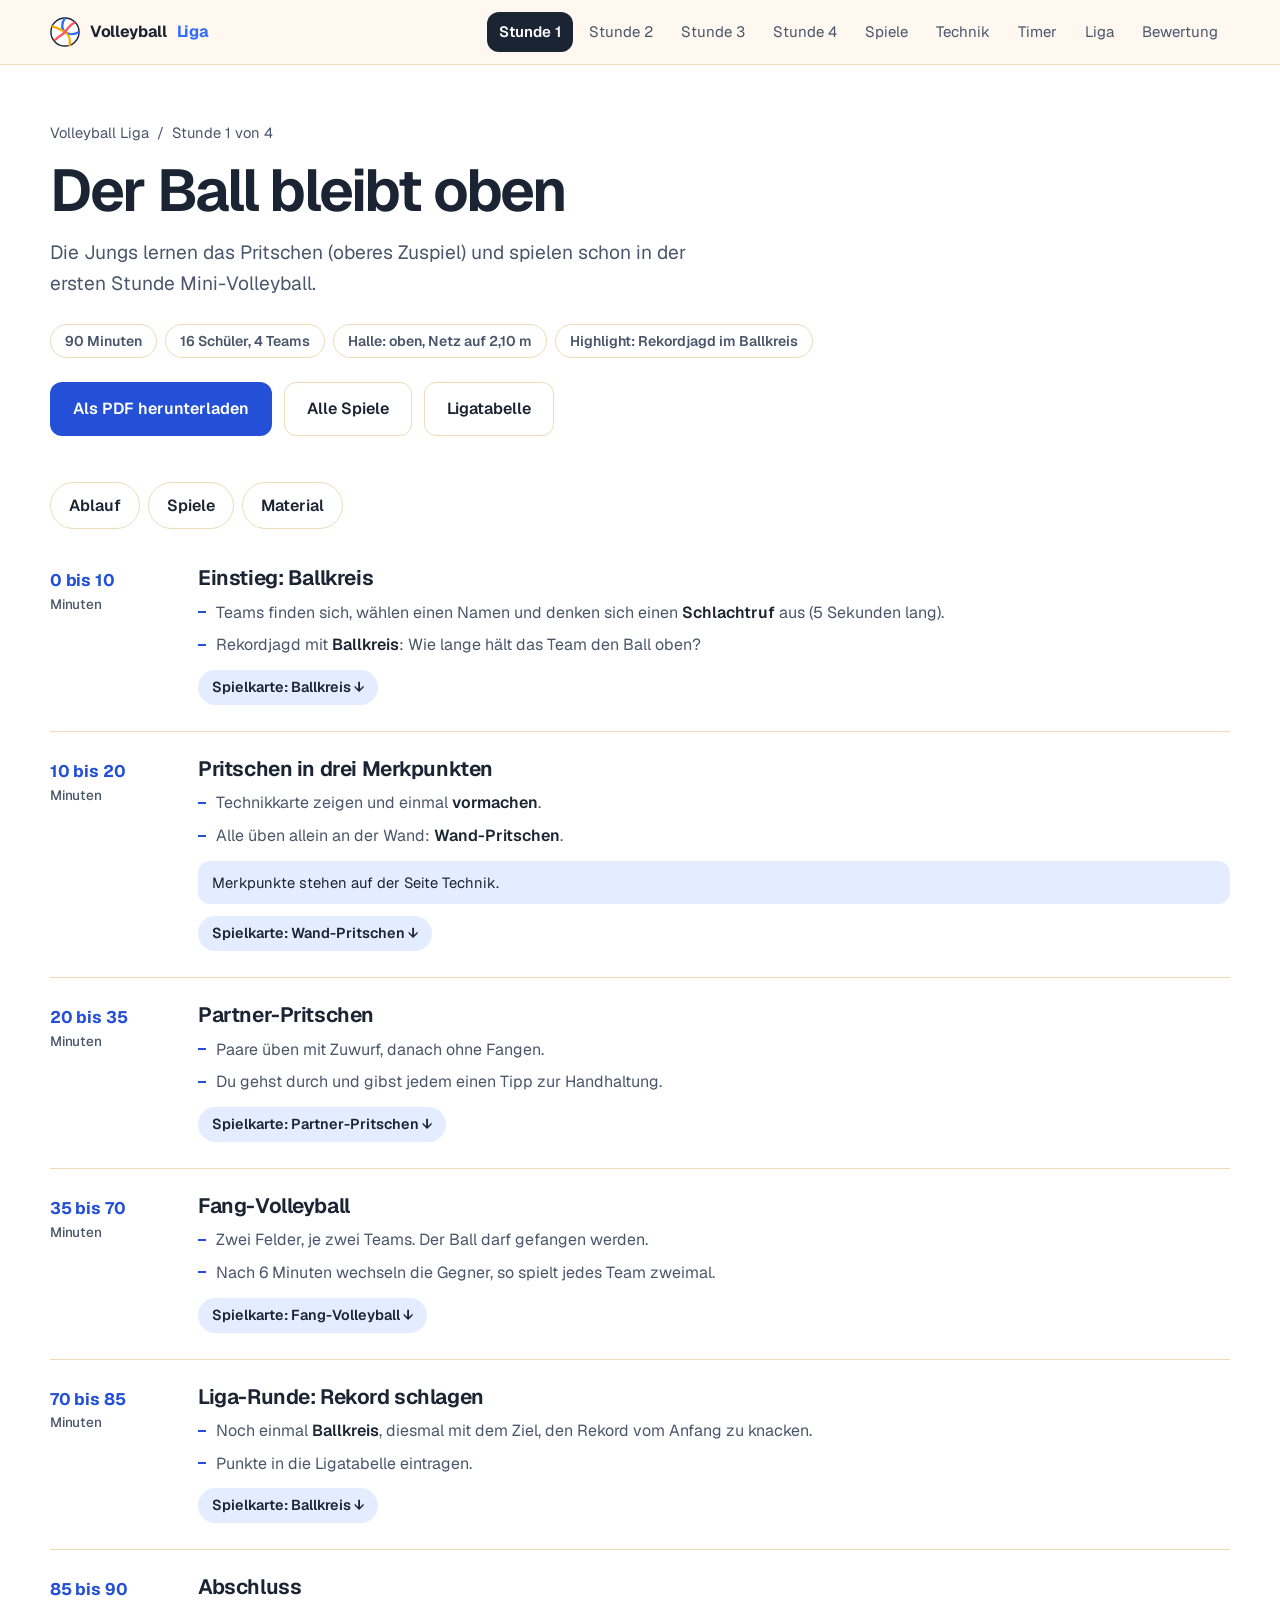
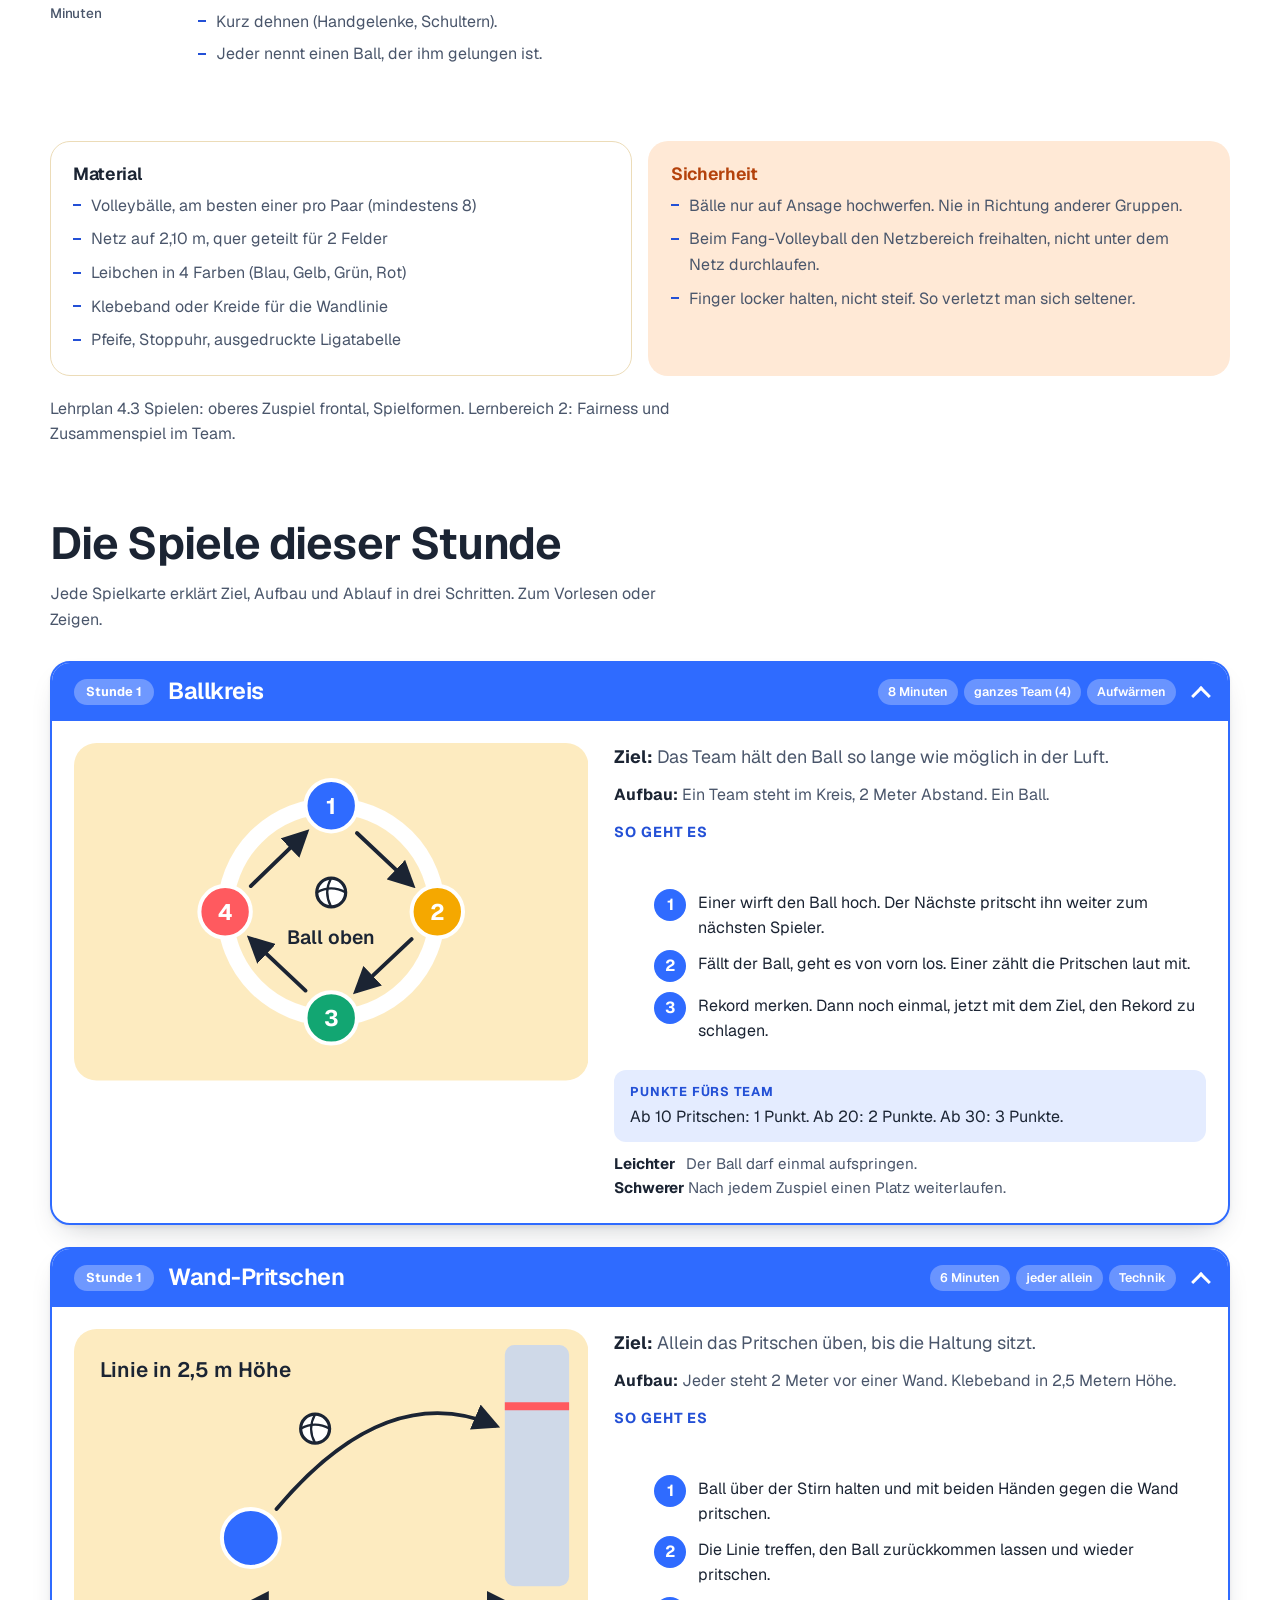
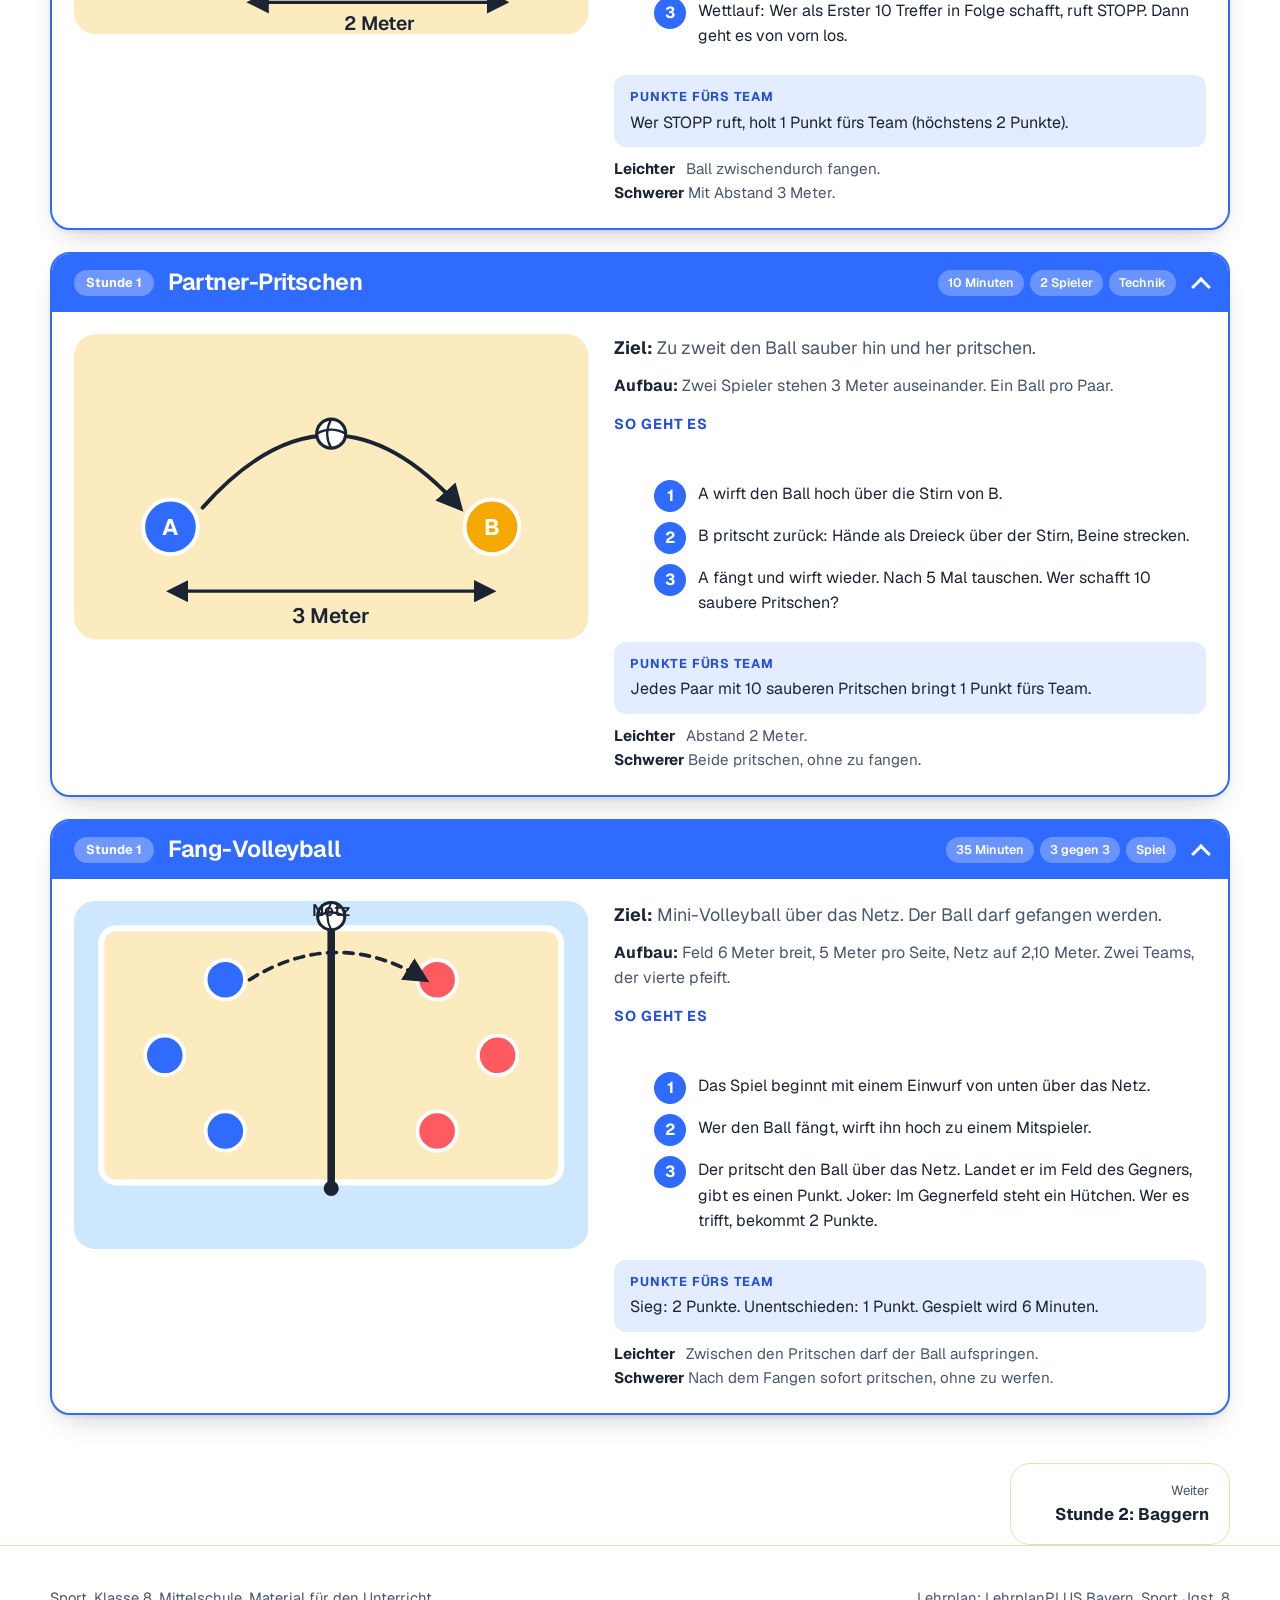
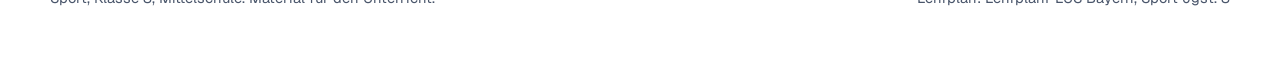
<file: stunde-1.html>
<!DOCTYPE html>
<html lang="de">
<head>
<meta charset="UTF-8">
<meta name="viewport" content="width=device-width, initial-scale=1">
<title>Volleyball Stunde 1: Der Ball bleibt oben</title>
<meta name="description" content="Die Jungs lernen das Pritschen (oberes Zuspiel) und spielen schon in der ersten Stunde Mini-Volleyball.">
<meta name="theme-color" content="#fff8ee">
<link rel="icon" href="icon.svg" type="image/svg+xml">
<link rel="apple-touch-icon" href="apple-touch-icon.png">
<link rel="manifest" href="manifest.webmanifest">
<meta name="apple-mobile-web-app-capable" content="yes">
<meta name="apple-mobile-web-app-title" content="Volleyball 8">
<link rel="stylesheet" href="style.css">
</head>
<body>
<header class="nav"><div class="wrap">
<a class="brand" href="index.html"><img src="icon.svg" alt="" width="30" height="30">Volleyball <b>Liga</b></a>
<nav aria-label="Hauptnavigation"><ul><li><a class="link" href="stunde-1.html" aria-current="page">Stunde 1</a></li><li><a class="link" href="stunde-2.html">Stunde 2</a></li><li><a class="link" href="stunde-3.html">Stunde 3</a></li><li><a class="link" href="stunde-4.html">Stunde 4</a></li><li><a class="link" href="spiele.html">Spiele</a></li><li><a class="link" href="technik.html">Technik</a></li><li><a class="link" href="timer.html">Timer</a></li><li><a class="link" href="liga.html">Liga</a></li><li><a class="link" href="bewertung.html">Bewertung</a></li></ul></nav>
</div></header>
<main class="blau"><div class="wrap">
<div class="page-head">
<div class="crumb"><a href="index.html">Volleyball Liga</a> &nbsp;/&nbsp; Stunde 1 von 4</div>
<h1>Der Ball bleibt oben</h1>
<p class="goal">Die Jungs lernen das Pritschen (oberes Zuspiel) und spielen schon in der ersten Stunde Mini-Volleyball.</p>
<div class="facts"><span class="tag">90 Minuten</span><span class="tag">16 Schüler, 4 Teams</span><span class="tag">Halle: oben, Netz auf 2,10 m</span><span class="tag">Highlight: Rekordjagd im Ballkreis</span></div>
<div class="page-actions no-print"><button class="btn btn-primary" onclick="window.print()">Als PDF herunterladen</button><a class="btn btn-ghost" href="spiele.html">Alle Spiele</a><a class="btn btn-ghost" href="liga.html">Ligatabelle</a></div>
</div>
<div class="jump no-print"><a href="#ablauf">Ablauf</a><a href="#spiele-stunde">Spiele</a><a href="#material">Material</a></div>
<div class="timeline" id="ablauf"><div class="tl-step reveal"><div class="tl-time">0 bis 10<span>Minuten</span></div>
<div class="tl-body"><h3>Einstieg: Ballkreis</h3><ul><li>Teams finden sich, wählen einen Namen und denken sich einen <b>Schlachtruf</b> aus (5 Sekunden lang).</li><li>Rekordjagd mit <b>Ballkreis</b>: Wie lange hält das Team den Ball oben?</li></ul><a class="gamelink" href="#g-kreis">Spielkarte: Ballkreis &darr;</a></div></div><div class="tl-step reveal"><div class="tl-time">10 bis 20<span>Minuten</span></div>
<div class="tl-body"><h3>Pritschen in drei Merkpunkten</h3><ul><li>Technikkarte zeigen und einmal <b>vormachen</b>.</li><li>Alle üben allein an der Wand: <b>Wand-Pritschen</b>.</li></ul><p class="tl-note">Merkpunkte stehen auf der Seite Technik.</p><a class="gamelink" href="#g-wand">Spielkarte: Wand-Pritschen &darr;</a></div></div><div class="tl-step reveal"><div class="tl-time">20 bis 35<span>Minuten</span></div>
<div class="tl-body"><h3>Partner-Pritschen</h3><ul><li>Paare üben mit Zuwurf, danach ohne Fangen.</li><li>Du gehst durch und gibst jedem einen Tipp zur Handhaltung.</li></ul><a class="gamelink" href="#g-pendel">Spielkarte: Partner-Pritschen &darr;</a></div></div><div class="tl-step reveal"><div class="tl-time">35 bis 70<span>Minuten</span></div>
<div class="tl-body"><h3>Fang-Volleyball</h3><ul><li>Zwei Felder, je zwei Teams. Der Ball darf gefangen werden.</li><li>Nach 6 Minuten wechseln die Gegner, so spielt jedes Team zweimal.</li></ul><a class="gamelink" href="#g-fang">Spielkarte: Fang-Volleyball &darr;</a></div></div><div class="tl-step reveal"><div class="tl-time">70 bis 85<span>Minuten</span></div>
<div class="tl-body"><h3>Liga-Runde: Rekord schlagen</h3><ul><li>Noch einmal <b>Ballkreis</b>, diesmal mit dem Ziel, den Rekord vom Anfang zu knacken.</li><li>Punkte in die Ligatabelle eintragen.</li></ul><a class="gamelink" href="#g-kreis">Spielkarte: Ballkreis &darr;</a></div></div><div class="tl-step reveal"><div class="tl-time">85 bis 90<span>Minuten</span></div>
<div class="tl-body"><h3>Abschluss</h3><ul><li>Kurz dehnen (Handgelenke, Schultern).</li><li>Jeder nennt einen Ball, der ihm gelungen ist.</li></ul></div></div></div>
<div class="aside-grid">
<div class="panel" id="material"><h3>Material</h3><ul class="plain"><li>Volleybälle, am besten einer pro Paar (mindestens 8)</li><li>Netz auf 2,10 m, quer geteilt für 2 Felder</li><li>Leibchen in 4 Farben (Blau, Gelb, Grün, Rot)</li><li>Klebeband oder Kreide für die Wandlinie</li><li>Pfeife, Stoppuhr, ausgedruckte Ligatabelle</li></ul></div>
<div class="panel warn"><h3>Sicherheit</h3><ul class="plain"><li>Bälle nur auf Ansage hochwerfen. Nie in Richtung anderer Gruppen.</li><li>Beim Fang-Volleyball den Netzbereich freihalten, nicht unter dem Netz durchlaufen.</li><li>Finger locker halten, nicht steif. So verletzt man sich seltener.</li></ul></div>
</div>
<p class="sub" style="margin-top:20px">Lehrplan 4.3 Spielen: oberes Zuspiel frontal, Spielformen. Lernbereich 2: Fairness und Zusammenspiel im Team.</p>
<h2 class="title games-title" id="spiele-stunde">Die Spiele dieser Stunde</h2>
<p class="sub">Jede Spielkarte erklärt Ziel, Aufbau und Ablauf in drei Schritten. Zum Vorlesen oder Zeigen.</p>
<div class="games"><details class="game blau" id="g-kreis" data-stunde="1" open>
<summary class="game-head"><span class="badge">Stunde 1</span><h3>Ballkreis</h3>
<div class="tags"><span class="tag">8 Minuten</span><span class="tag">ganzes Team (4)</span><span class="tag">Aufwärmen</span></div></summary>
<div class="game-body">
<div class="game-fig"><svg class="gfx" viewBox="0 0 320 210" role="img" aria-label="Vier Spieler stehen im Kreis und spielen sich den Ball zu" xmlns="http://www.w3.org/2000/svg"><defs><marker id="ah" viewBox="0 0 10 10" refX="8" refY="5" markerWidth="7" markerHeight="7" orient="auto-start-reverse"><path d="M0 0L10 5L0 10z" fill="#1b2433"/></marker></defs><rect width="320" height="210" rx="14" fill="#fdebc0"/><circle cx="160" cy="105" r="66" fill="none" stroke="#fff" stroke-width="10"/><path d="M176 56Q193.0 72.0 210 88" fill="none" stroke="#1b2433" stroke-width="2.4" stroke-linecap="round" marker-end="url(#ah)"/><path d="M210 122Q193.0 138.0 176 154" fill="none" stroke="#1b2433" stroke-width="2.4" stroke-linecap="round" marker-end="url(#ah)"/><path d="M144 154Q127.0 138.0 110 122" fill="none" stroke="#1b2433" stroke-width="2.4" stroke-linecap="round" marker-end="url(#ah)"/><path d="M110 89Q127.0 72.5 144 56" fill="none" stroke="#1b2433" stroke-width="2.4" stroke-linecap="round" marker-end="url(#ah)"/><circle cx="160" cy="39" r="16" fill="#2f6bff" opacity="1" stroke="#fff" stroke-width="2.5"/><text x="160" y="44" text-anchor="middle" font-size="14" font-weight="700" fill="#fff">1</text><circle cx="226" cy="105" r="16" fill="#f5a800" opacity="1" stroke="#fff" stroke-width="2.5"/><text x="226" y="110" text-anchor="middle" font-size="14" font-weight="700" fill="#fff">2</text><circle cx="160" cy="171" r="16" fill="#12a672" opacity="1" stroke="#fff" stroke-width="2.5"/><text x="160" y="176" text-anchor="middle" font-size="14" font-weight="700" fill="#fff">3</text><circle cx="94" cy="105" r="16" fill="#ff5a5f" opacity="1" stroke="#fff" stroke-width="2.5"/><text x="94" y="110" text-anchor="middle" font-size="14" font-weight="700" fill="#fff">4</text><circle cx="160" cy="93" r="9" fill="#fff" stroke="#1b2433" stroke-width="2"/><path d="M151 93Q160 88 169 93M160 84Q155 93 160 102" fill="none" stroke="#1b2433" stroke-width="1.4"/><text x="160" y="125" text-anchor="middle" font-size="12" font-weight="600" fill="#1b2433">Ball oben</text></svg></div>
<div class="game-text">
<p class="ziel"><b>Ziel:</b> Das Team hält den Ball so lange wie möglich in der Luft.</p>
<p><b>Aufbau:</b> Ein Team steht im Kreis, 2 Meter Abstand. Ein Ball.</p>
<h4>So geht es</h4><ol class="steps"><li>Einer wirft den Ball hoch. Der Nächste pritscht ihn weiter zum nächsten Spieler.</li><li>Fällt der Ball, geht es von vorn los. Einer zählt die Pritschen laut mit.</li><li>Rekord merken. Dann noch einmal, jetzt mit dem Ziel, den Rekord zu schlagen.</li></ol>
<div class="pts"><b>Punkte fürs Team</b>Ab 10 Pritschen: 1 Punkt. Ab 20: 2 Punkte. Ab 30: 3 Punkte.</div>
<p class="var"><span>Leichter</span> Der Ball darf einmal aufspringen.<br><span>Schwerer</span> Nach jedem Zuspiel einen Platz weiterlaufen.</p>

</div></div></details><details class="game blau" id="g-wand" data-stunde="1" open>
<summary class="game-head"><span class="badge">Stunde 1</span><h3>Wand-Pritschen</h3>
<div class="tags"><span class="tag">6 Minuten</span><span class="tag">jeder allein</span><span class="tag">Technik</span></div></summary>
<div class="game-body">
<div class="game-fig"><svg class="gfx" viewBox="0 0 320 190" role="img" aria-label="Ein Spieler pritscht den Ball gegen eine Wand und trifft eine Linie" xmlns="http://www.w3.org/2000/svg"><defs><marker id="ah" viewBox="0 0 10 10" refX="8" refY="5" markerWidth="7" markerHeight="7" orient="auto-start-reverse"><path d="M0 0L10 5L0 10z" fill="#1b2433"/></marker></defs><rect width="320" height="190" rx="14" fill="#fdebc0"/><rect x="268" y="10" width="40" height="150" rx="6" fill="#cfd9e8"/><line x1="268" y1="48" x2="308" y2="48" stroke="#ff5a5f" stroke-width="5"/><text x="16" y="30" text-anchor="start" font-size="13" font-weight="600" fill="#1b2433">Linie in 2,5 m Höhe</text><circle cx="110" cy="130" r="18" fill="#2f6bff" opacity="1" stroke="#fff" stroke-width="2.5"/><path d="M126 112Q194.0 31.0 262 60" fill="none" stroke="#1b2433" stroke-width="2.4" stroke-linecap="round" marker-end="url(#ah)"/><circle cx="150" cy="62" r="9" fill="#fff" stroke="#1b2433" stroke-width="2"/><path d="M141 62Q150 57 159 62M150 53Q145 62 150 71" fill="none" stroke="#1b2433" stroke-width="1.4"/><line x1="110" y1="170" x2="268" y2="170" stroke="#1b2433" stroke-width="2" marker-start="url(#ah)" marker-end="url(#ah)"/><text x="190" y="187" text-anchor="middle" font-size="12" font-weight="600" fill="#1b2433">2 Meter</text></svg></div>
<div class="game-text">
<p class="ziel"><b>Ziel:</b> Allein das Pritschen üben, bis die Haltung sitzt.</p>
<p><b>Aufbau:</b> Jeder steht 2 Meter vor einer Wand. Klebeband in 2,5 Metern Höhe.</p>
<h4>So geht es</h4><ol class="steps"><li>Ball über der Stirn halten und mit beiden Händen gegen die Wand pritschen.</li><li>Die Linie treffen, den Ball zurückkommen lassen und wieder pritschen.</li><li>Wettlauf: Wer als Erster 10 Treffer in Folge schafft, ruft STOPP. Dann geht es von vorn los.</li></ol>
<div class="pts"><b>Punkte fürs Team</b>Wer STOPP ruft, holt 1 Punkt fürs Team (höchstens 2 Punkte).</div>
<p class="var"><span>Leichter</span> Ball zwischendurch fangen.<br><span>Schwerer</span> Mit Abstand 3 Meter.</p>

</div></div></details><details class="game blau" id="g-pendel" data-stunde="1" open>
<summary class="game-head"><span class="badge">Stunde 1</span><h3>Partner-Pritschen</h3>
<div class="tags"><span class="tag">10 Minuten</span><span class="tag">2 Spieler</span><span class="tag">Technik</span></div></summary>
<div class="game-body">
<div class="game-fig"><svg class="gfx" viewBox="0 0 320 190" role="img" aria-label="Zwei Spieler stehen drei Meter auseinander und spielen sich den Ball zu" xmlns="http://www.w3.org/2000/svg"><defs><marker id="ah" viewBox="0 0 10 10" refX="8" refY="5" markerWidth="7" markerHeight="7" orient="auto-start-reverse"><path d="M0 0L10 5L0 10z" fill="#1b2433"/></marker></defs><rect width="320" height="190" rx="14" fill="#fdebc0"/><circle cx="60" cy="120" r="17" fill="#2f6bff" opacity="1" stroke="#fff" stroke-width="2.5"/><text x="60" y="125" text-anchor="middle" font-size="14" font-weight="700" fill="#fff">A</text><circle cx="260" cy="120" r="17" fill="#f5a800" opacity="1" stroke="#fff" stroke-width="2.5"/><text x="260" y="125" text-anchor="middle" font-size="14" font-weight="700" fill="#fff">B</text><path d="M80 108Q160.0 18.0 240 108" fill="none" stroke="#1b2433" stroke-width="2.4" stroke-linecap="round" marker-end="url(#ah)"/><circle cx="160" cy="62" r="9" fill="#fff" stroke="#1b2433" stroke-width="2"/><path d="M151 62Q160 57 169 62M160 53Q155 62 160 71" fill="none" stroke="#1b2433" stroke-width="1.4"/><line x1="60" y1="160" x2="260" y2="160" stroke="#1b2433" stroke-width="2" marker-start="url(#ah)" marker-end="url(#ah)"/><text x="160" y="180" text-anchor="middle" font-size="13" font-weight="600" fill="#1b2433">3 Meter</text></svg></div>
<div class="game-text">
<p class="ziel"><b>Ziel:</b> Zu zweit den Ball sauber hin und her pritschen.</p>
<p><b>Aufbau:</b> Zwei Spieler stehen 3 Meter auseinander. Ein Ball pro Paar.</p>
<h4>So geht es</h4><ol class="steps"><li>A wirft den Ball hoch über die Stirn von B.</li><li>B pritscht zurück: Hände als Dreieck über der Stirn, Beine strecken.</li><li>A fängt und wirft wieder. Nach 5 Mal tauschen. Wer schafft 10 saubere Pritschen?</li></ol>
<div class="pts"><b>Punkte fürs Team</b>Jedes Paar mit 10 sauberen Pritschen bringt 1 Punkt fürs Team.</div>
<p class="var"><span>Leichter</span> Abstand 2 Meter.<br><span>Schwerer</span> Beide pritschen, ohne zu fangen.</p>

</div></div></details><details class="game blau" id="g-fang" data-stunde="1" open>
<summary class="game-head"><span class="badge">Stunde 1</span><h3>Fang-Volleyball</h3>
<div class="tags"><span class="tag">35 Minuten</span><span class="tag">3 gegen 3</span><span class="tag">Spiel</span></div></summary>
<div class="game-body">
<div class="game-fig"><svg class="gfx" viewBox="0 0 340 230" role="img" aria-label="Zwei Teams spielen über das Netz" xmlns="http://www.w3.org/2000/svg"><defs><marker id="ah" viewBox="0 0 10 10" refX="8" refY="5" markerWidth="7" markerHeight="7" orient="auto-start-reverse"><path d="M0 0L10 5L0 10z" fill="#1b2433"/></marker></defs><rect width="340" height="230" rx="14" fill="#cde7ff"/><rect x="18" y="18" width="304" height="168" rx="10" fill="#fdebc0" stroke="#fff" stroke-width="4"/><line x1="170" y1="14" x2="170" y2="190" stroke="#1b2433" stroke-width="5" stroke-linecap="round"/><circle cx="170" cy="14" r="5" fill="#1b2433"/><circle cx="170" cy="190" r="5" fill="#1b2433"/><circle cx="100" cy="52" r="13" fill="#2f6bff" opacity="1" stroke="#fff" stroke-width="2.5"/><circle cx="60" cy="102" r="13" fill="#2f6bff" opacity="1" stroke="#fff" stroke-width="2.5"/><circle cx="100" cy="152" r="13" fill="#2f6bff" opacity="1" stroke="#fff" stroke-width="2.5"/><circle cx="240" cy="52" r="13" fill="#ff5a5f" opacity="1" stroke="#fff" stroke-width="2.5"/><circle cx="280" cy="102" r="13" fill="#ff5a5f" opacity="1" stroke="#fff" stroke-width="2.5"/><circle cx="240" cy="152" r="13" fill="#ff5a5f" opacity="1" stroke="#fff" stroke-width="2.5"/><path d="M116 52Q174.0 16.0 232 52" fill="none" stroke="#1b2433" stroke-width="2.4" stroke-linecap="round" stroke-dasharray="6 5" marker-end="url(#ah)"/><circle cx="170" cy="10" r="9" fill="#fff" stroke="#1b2433" stroke-width="2"/><path d="M161 10Q170 5 179 10M170 1Q165 10 170 19" fill="none" stroke="#1b2433" stroke-width="1.4"/><text x="170" y="10" text-anchor="middle" font-size="11" font-weight="600" fill="#1b2433">Netz</text></svg></div>
<div class="game-text">
<p class="ziel"><b>Ziel:</b> Mini-Volleyball über das Netz. Der Ball darf gefangen werden.</p>
<p><b>Aufbau:</b> Feld 6 Meter breit, 5 Meter pro Seite, Netz auf 2,10 Meter. Zwei Teams, der vierte pfeift.</p>
<h4>So geht es</h4><ol class="steps"><li>Das Spiel beginnt mit einem Einwurf von unten über das Netz.</li><li>Wer den Ball fängt, wirft ihn hoch zu einem Mitspieler.</li><li>Der pritscht den Ball über das Netz. Landet er im Feld des Gegners, gibt es einen Punkt. Joker: Im Gegnerfeld steht ein Hütchen. Wer es trifft, bekommt 2 Punkte.</li></ol>
<div class="pts"><b>Punkte fürs Team</b>Sieg: 2 Punkte. Unentschieden: 1 Punkt. Gespielt wird 6 Minuten.</div>
<p class="var"><span>Leichter</span> Zwischen den Pritschen darf der Ball aufspringen.<br><span>Schwerer</span> Nach dem Fangen sofort pritschen, ohne zu werfen.</p>

</div></div></details></div>
<div class="pager"><a class="next" href="stunde-2.html"><small>Weiter</small><strong>Stunde 2: Baggern</strong></a></div>
</div></main>
<footer class="foot"><div class="wrap">
<span>Sport, Klasse 8, Mittelschule. Material für den Unterricht.</span>
<span>Lehrplan: LehrplanPLUS Bayern, Sport Jgst. 8</span>
</div></footer>
<script src="app.js"></script>
</body>
</html>
</file>
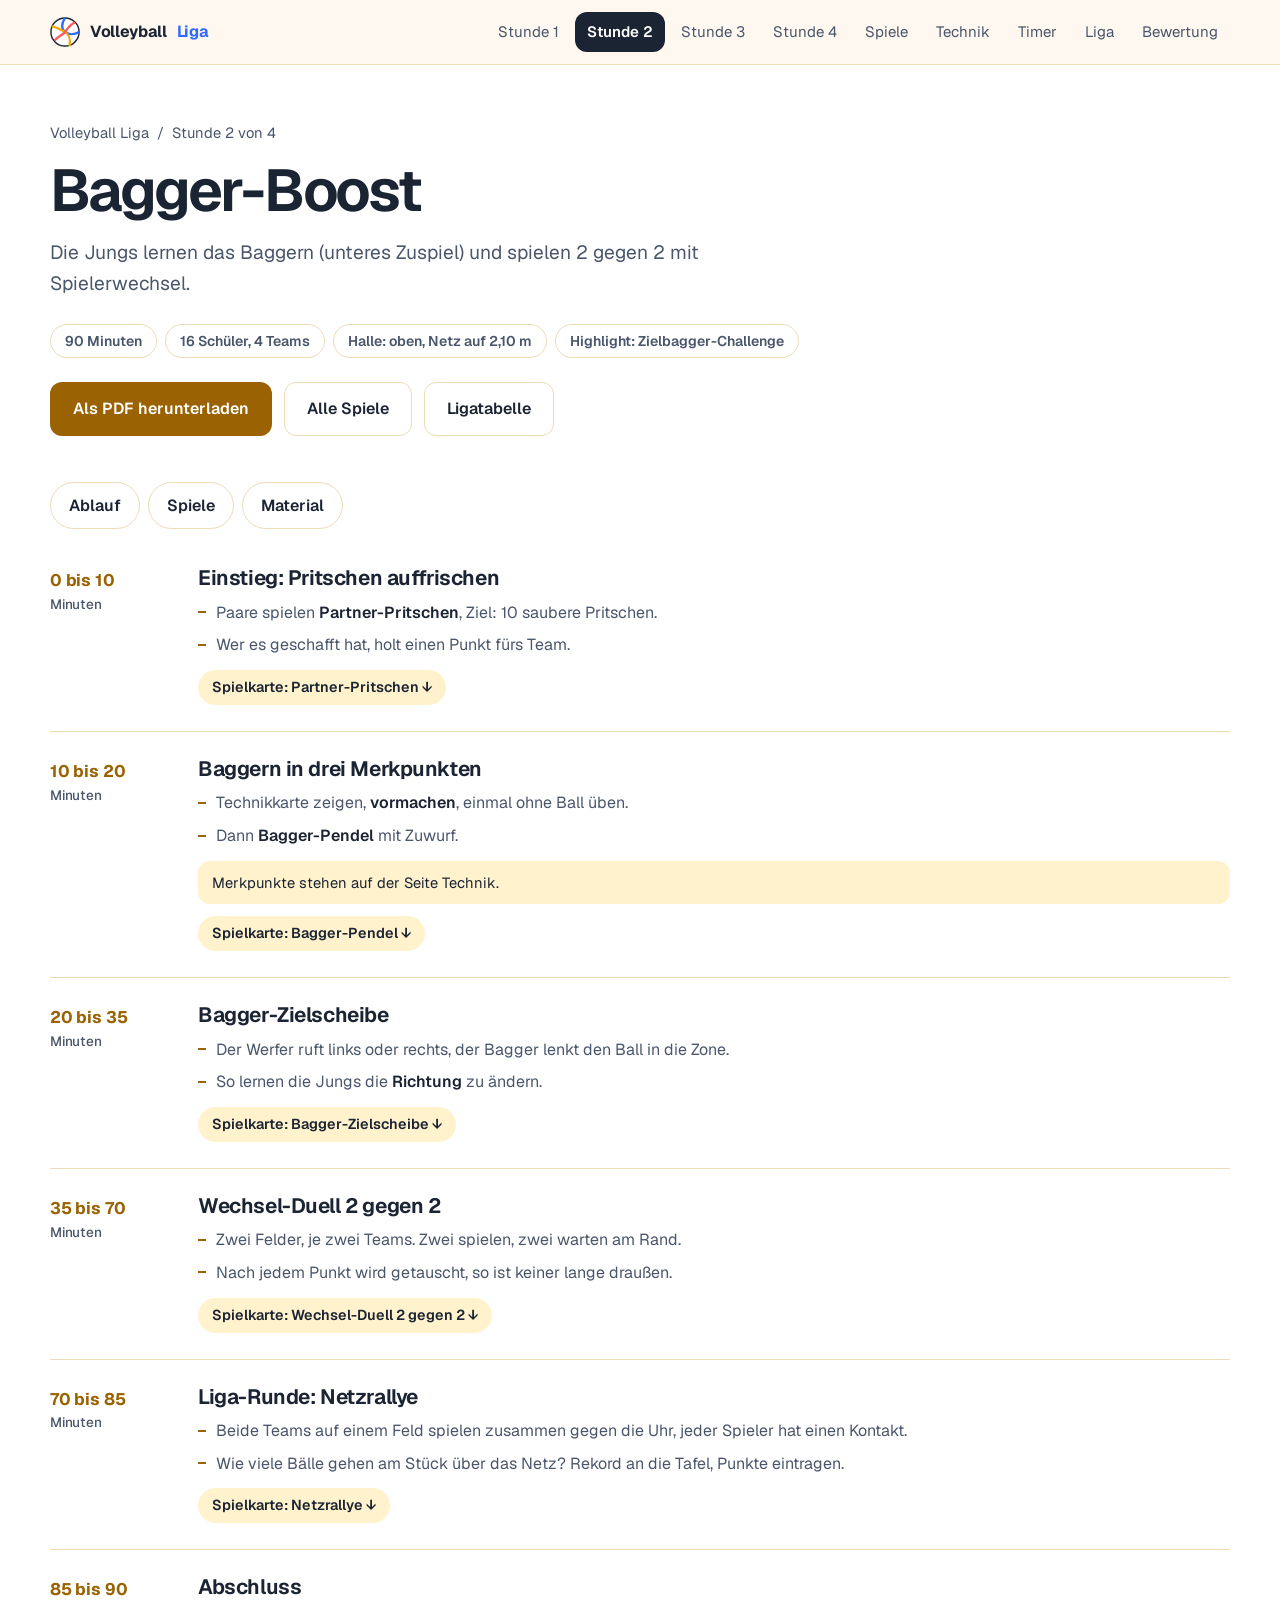
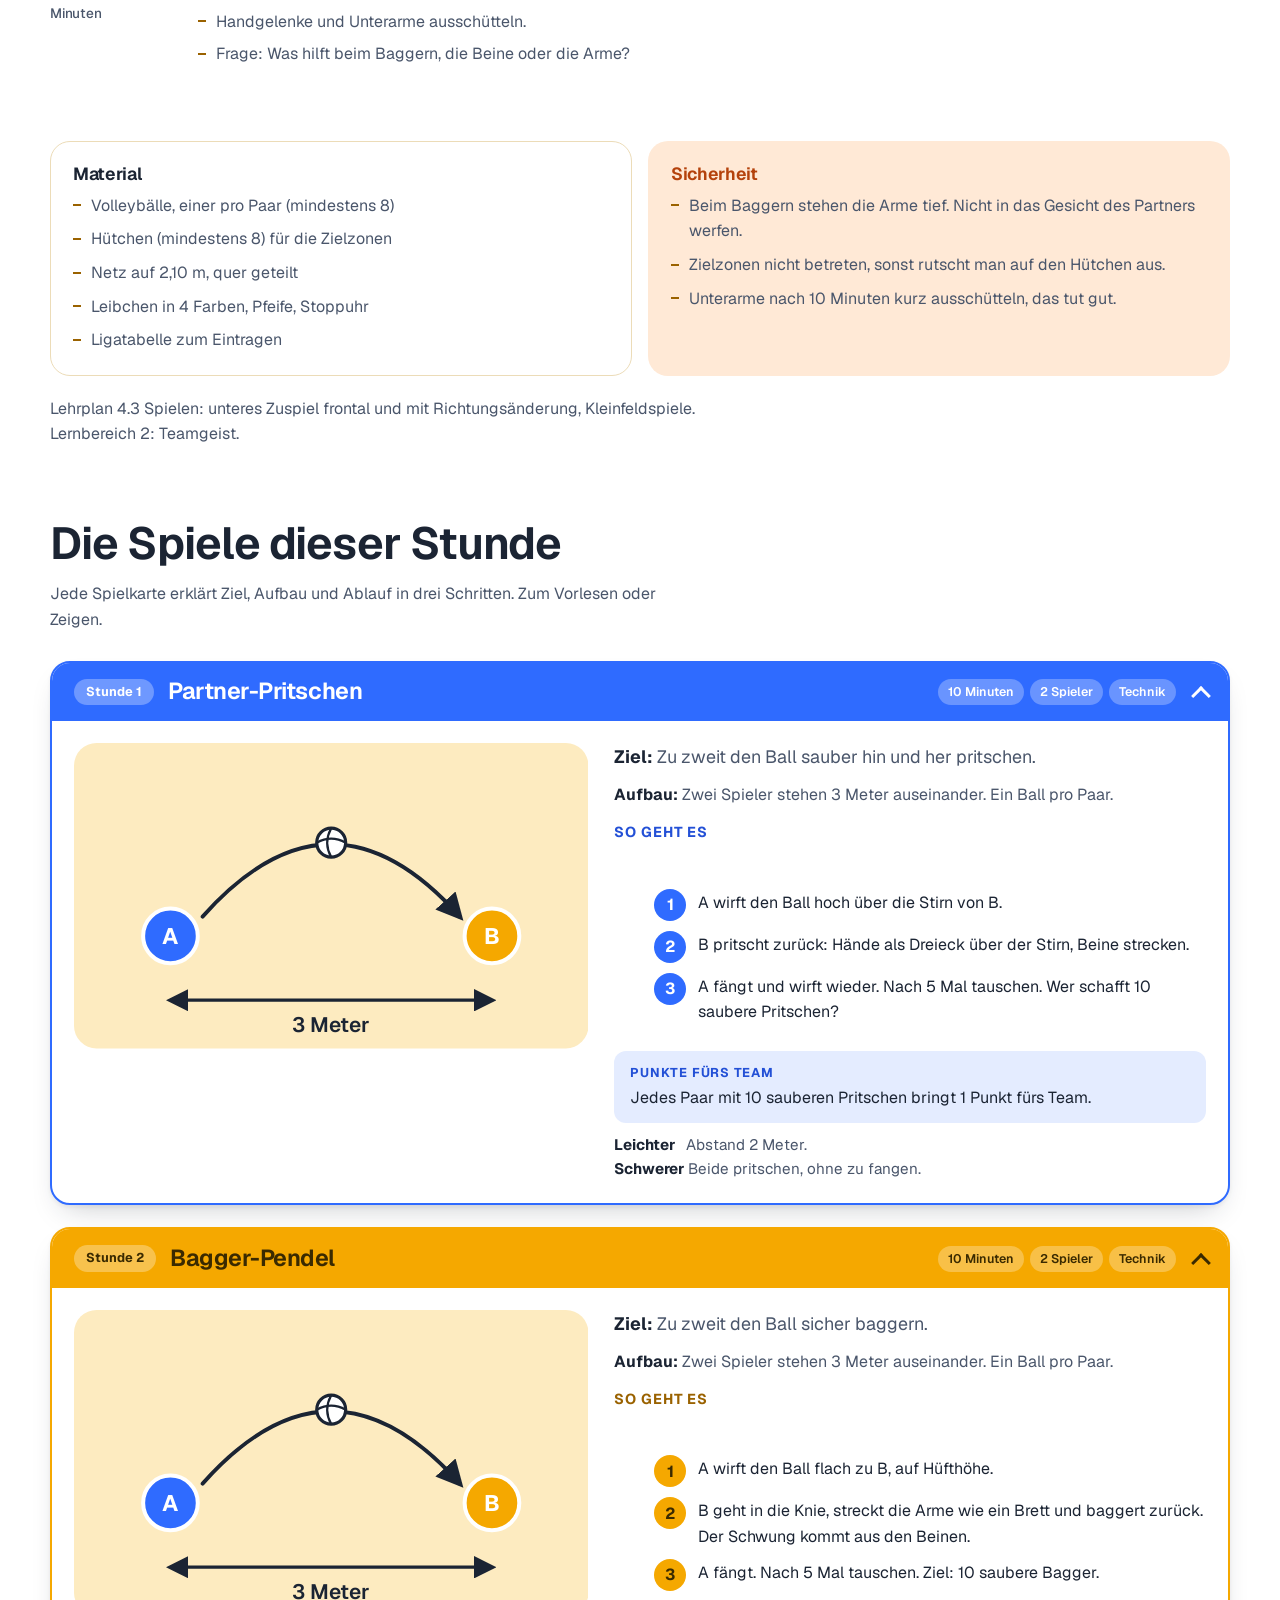
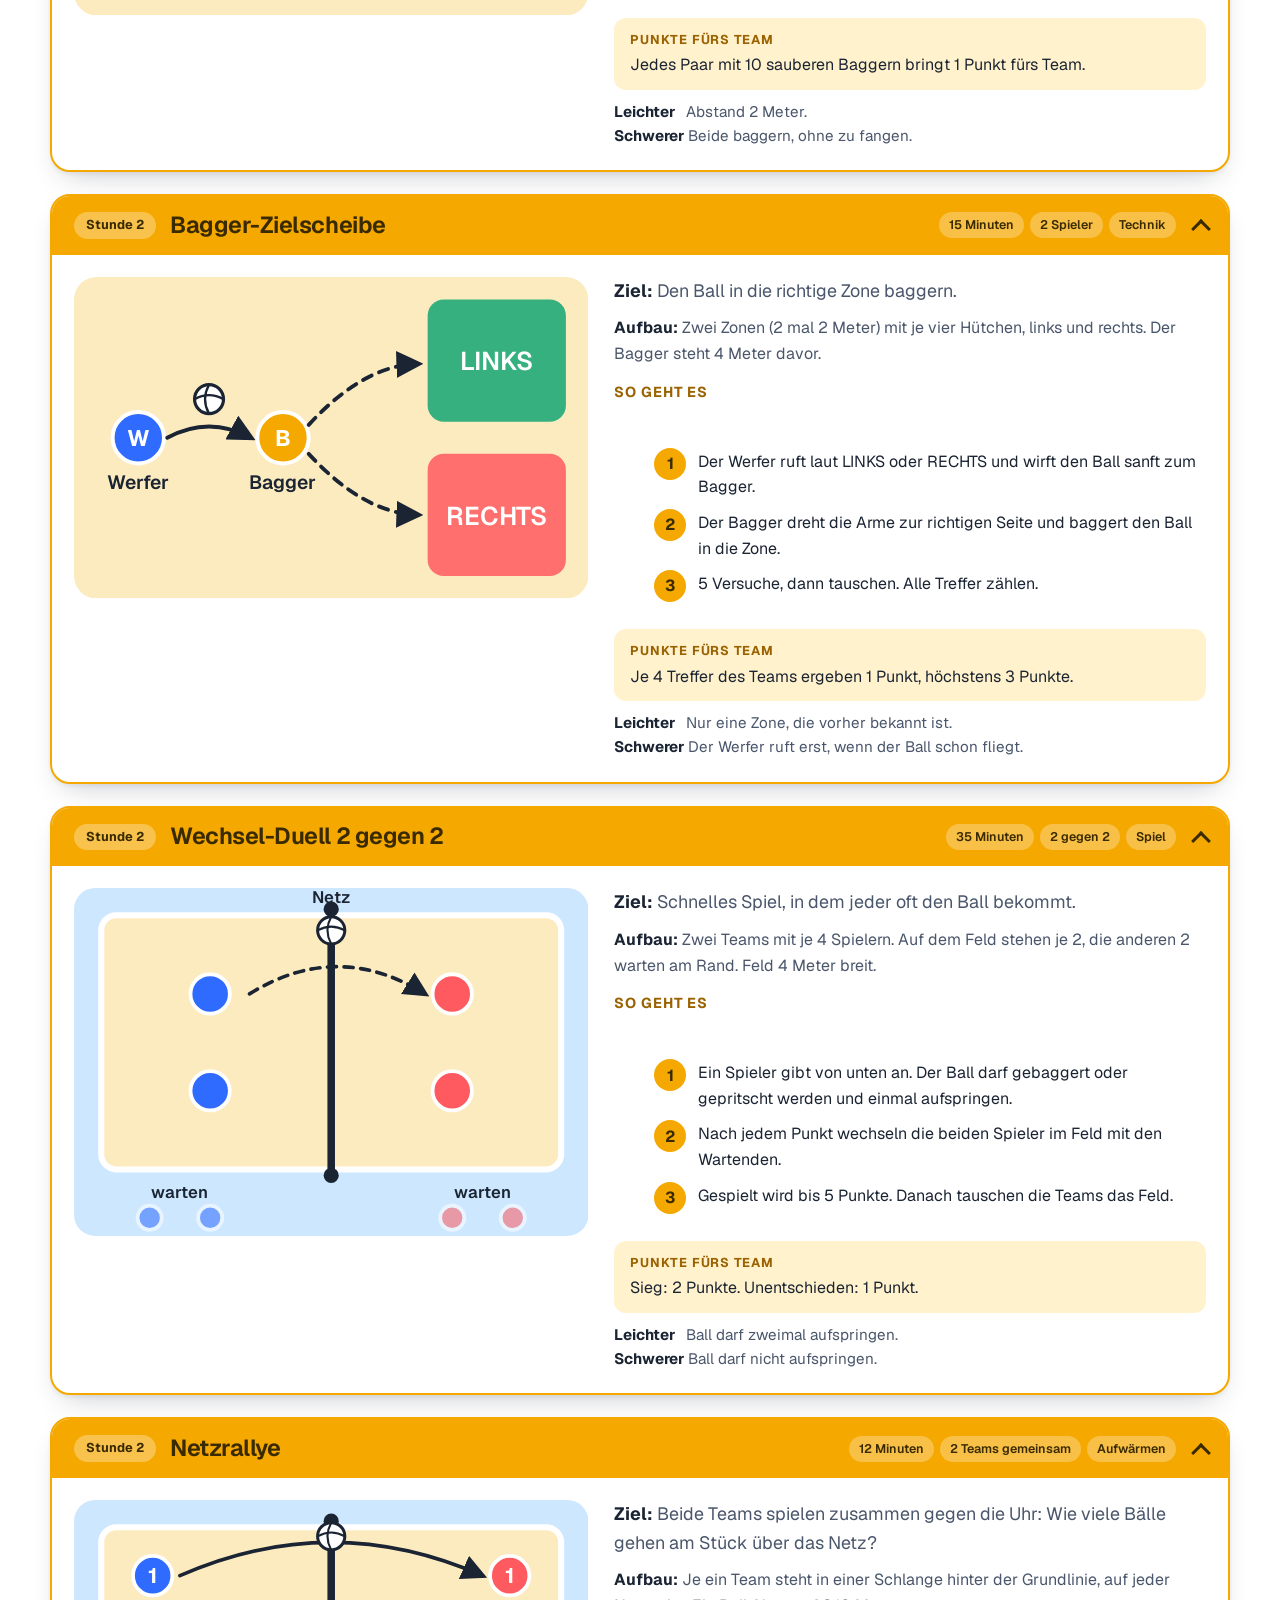
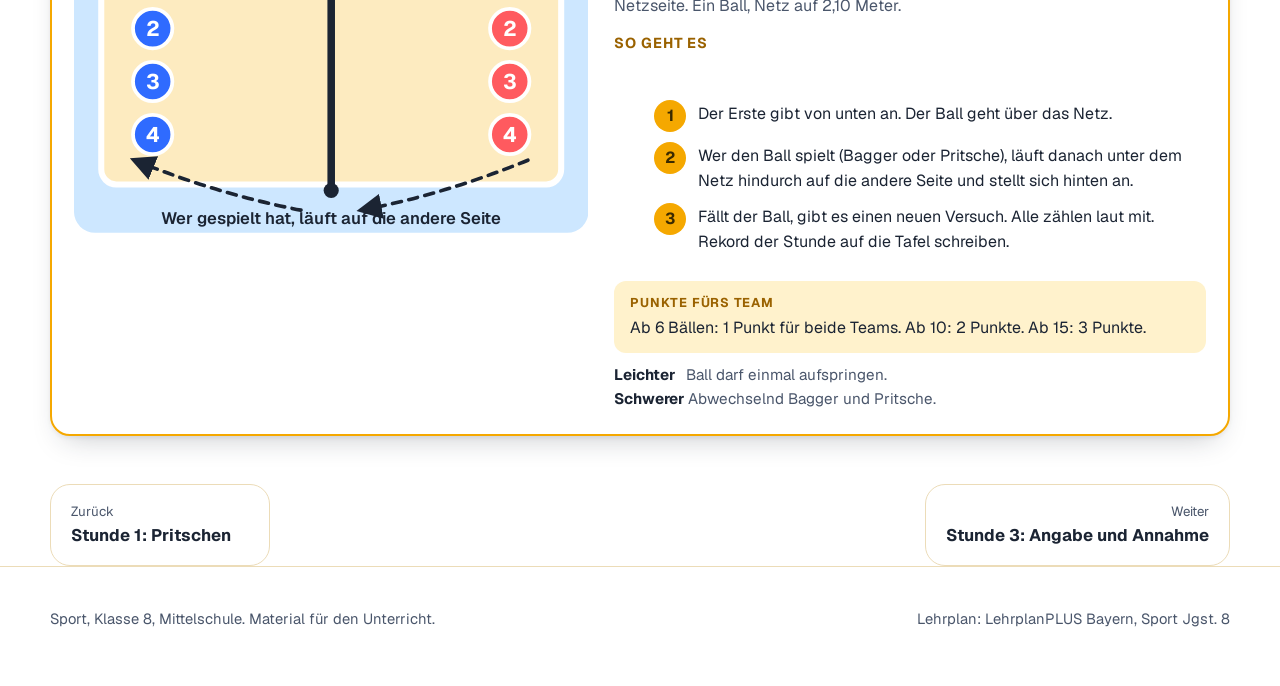
<file: stunde-2.html>
<!DOCTYPE html>
<html lang="de">
<head>
<meta charset="UTF-8">
<meta name="viewport" content="width=device-width, initial-scale=1">
<title>Volleyball Stunde 2: Bagger-Boost</title>
<meta name="description" content="Die Jungs lernen das Baggern (unteres Zuspiel) und spielen 2 gegen 2 mit Spielerwechsel.">
<meta name="theme-color" content="#fff8ee">
<link rel="icon" href="icon.svg" type="image/svg+xml">
<link rel="apple-touch-icon" href="apple-touch-icon.png">
<link rel="manifest" href="manifest.webmanifest">
<meta name="apple-mobile-web-app-capable" content="yes">
<meta name="apple-mobile-web-app-title" content="Volleyball 8">
<link rel="stylesheet" href="style.css">
</head>
<body>
<header class="nav"><div class="wrap">
<a class="brand" href="index.html"><img src="icon.svg" alt="" width="30" height="30">Volleyball <b>Liga</b></a>
<nav aria-label="Hauptnavigation"><ul><li><a class="link" href="stunde-1.html">Stunde 1</a></li><li><a class="link" href="stunde-2.html" aria-current="page">Stunde 2</a></li><li><a class="link" href="stunde-3.html">Stunde 3</a></li><li><a class="link" href="stunde-4.html">Stunde 4</a></li><li><a class="link" href="spiele.html">Spiele</a></li><li><a class="link" href="technik.html">Technik</a></li><li><a class="link" href="timer.html">Timer</a></li><li><a class="link" href="liga.html">Liga</a></li><li><a class="link" href="bewertung.html">Bewertung</a></li></ul></nav>
</div></header>
<main class="gelb"><div class="wrap">
<div class="page-head">
<div class="crumb"><a href="index.html">Volleyball Liga</a> &nbsp;/&nbsp; Stunde 2 von 4</div>
<h1>Bagger-Boost</h1>
<p class="goal">Die Jungs lernen das Baggern (unteres Zuspiel) und spielen 2 gegen 2 mit Spielerwechsel.</p>
<div class="facts"><span class="tag">90 Minuten</span><span class="tag">16 Schüler, 4 Teams</span><span class="tag">Halle: oben, Netz auf 2,10 m</span><span class="tag">Highlight: Zielbagger-Challenge</span></div>
<div class="page-actions no-print"><button class="btn btn-primary" onclick="window.print()">Als PDF herunterladen</button><a class="btn btn-ghost" href="spiele.html">Alle Spiele</a><a class="btn btn-ghost" href="liga.html">Ligatabelle</a></div>
</div>
<div class="jump no-print"><a href="#ablauf">Ablauf</a><a href="#spiele-stunde">Spiele</a><a href="#material">Material</a></div>
<div class="timeline" id="ablauf"><div class="tl-step reveal"><div class="tl-time">0 bis 10<span>Minuten</span></div>
<div class="tl-body"><h3>Einstieg: Pritschen auffrischen</h3><ul><li>Paare spielen <b>Partner-Pritschen</b>, Ziel: 10 saubere Pritschen.</li><li>Wer es geschafft hat, holt einen Punkt fürs Team.</li></ul><a class="gamelink" href="#g-pendel">Spielkarte: Partner-Pritschen &darr;</a></div></div><div class="tl-step reveal"><div class="tl-time">10 bis 20<span>Minuten</span></div>
<div class="tl-body"><h3>Baggern in drei Merkpunkten</h3><ul><li>Technikkarte zeigen, <b>vormachen</b>, einmal ohne Ball üben.</li><li>Dann <b>Bagger-Pendel</b> mit Zuwurf.</li></ul><p class="tl-note">Merkpunkte stehen auf der Seite Technik.</p><a class="gamelink" href="#g-bagpendel">Spielkarte: Bagger-Pendel &darr;</a></div></div><div class="tl-step reveal"><div class="tl-time">20 bis 35<span>Minuten</span></div>
<div class="tl-body"><h3>Bagger-Zielscheibe</h3><ul><li>Der Werfer ruft links oder rechts, der Bagger lenkt den Ball in die Zone.</li><li>So lernen die Jungs die <b>Richtung</b> zu ändern.</li></ul><a class="gamelink" href="#g-bagziel">Spielkarte: Bagger-Zielscheibe &darr;</a></div></div><div class="tl-step reveal"><div class="tl-time">35 bis 70<span>Minuten</span></div>
<div class="tl-body"><h3>Wechsel-Duell 2 gegen 2</h3><ul><li>Zwei Felder, je zwei Teams. Zwei spielen, zwei warten am Rand.</li><li>Nach jedem Punkt wird getauscht, so ist keiner lange draußen.</li></ul><a class="gamelink" href="#g-wechsel">Spielkarte: Wechsel-Duell 2 gegen 2 &darr;</a></div></div><div class="tl-step reveal"><div class="tl-time">70 bis 85<span>Minuten</span></div>
<div class="tl-body"><h3>Liga-Runde: Netzrallye</h3><ul><li>Beide Teams auf einem Feld spielen zusammen gegen die Uhr, jeder Spieler hat einen Kontakt.</li><li>Wie viele Bälle gehen am Stück über das Netz? Rekord an die Tafel, Punkte eintragen.</li></ul><a class="gamelink" href="#g-rallye">Spielkarte: Netzrallye &darr;</a></div></div><div class="tl-step reveal"><div class="tl-time">85 bis 90<span>Minuten</span></div>
<div class="tl-body"><h3>Abschluss</h3><ul><li>Handgelenke und Unterarme ausschütteln.</li><li>Frage: Was hilft beim Baggern, die Beine oder die Arme?</li></ul></div></div></div>
<div class="aside-grid">
<div class="panel" id="material"><h3>Material</h3><ul class="plain"><li>Volleybälle, einer pro Paar (mindestens 8)</li><li>Hütchen (mindestens 8) für die Zielzonen</li><li>Netz auf 2,10 m, quer geteilt</li><li>Leibchen in 4 Farben, Pfeife, Stoppuhr</li><li>Ligatabelle zum Eintragen</li></ul></div>
<div class="panel warn"><h3>Sicherheit</h3><ul class="plain"><li>Beim Baggern stehen die Arme tief. Nicht in das Gesicht des Partners werfen.</li><li>Zielzonen nicht betreten, sonst rutscht man auf den Hütchen aus.</li><li>Unterarme nach 10 Minuten kurz ausschütteln, das tut gut.</li></ul></div>
</div>
<p class="sub" style="margin-top:20px">Lehrplan 4.3 Spielen: unteres Zuspiel frontal und mit Richtungsänderung, Kleinfeldspiele. Lernbereich 2: Teamgeist.</p>
<h2 class="title games-title" id="spiele-stunde">Die Spiele dieser Stunde</h2>
<p class="sub">Jede Spielkarte erklärt Ziel, Aufbau und Ablauf in drei Schritten. Zum Vorlesen oder Zeigen.</p>
<div class="games"><details class="game blau" id="g-pendel" data-stunde="1" open>
<summary class="game-head"><span class="badge">Stunde 1</span><h3>Partner-Pritschen</h3>
<div class="tags"><span class="tag">10 Minuten</span><span class="tag">2 Spieler</span><span class="tag">Technik</span></div></summary>
<div class="game-body">
<div class="game-fig"><svg class="gfx" viewBox="0 0 320 190" role="img" aria-label="Zwei Spieler stehen drei Meter auseinander und spielen sich den Ball zu" xmlns="http://www.w3.org/2000/svg"><defs><marker id="ah" viewBox="0 0 10 10" refX="8" refY="5" markerWidth="7" markerHeight="7" orient="auto-start-reverse"><path d="M0 0L10 5L0 10z" fill="#1b2433"/></marker></defs><rect width="320" height="190" rx="14" fill="#fdebc0"/><circle cx="60" cy="120" r="17" fill="#2f6bff" opacity="1" stroke="#fff" stroke-width="2.5"/><text x="60" y="125" text-anchor="middle" font-size="14" font-weight="700" fill="#fff">A</text><circle cx="260" cy="120" r="17" fill="#f5a800" opacity="1" stroke="#fff" stroke-width="2.5"/><text x="260" y="125" text-anchor="middle" font-size="14" font-weight="700" fill="#fff">B</text><path d="M80 108Q160.0 18.0 240 108" fill="none" stroke="#1b2433" stroke-width="2.4" stroke-linecap="round" marker-end="url(#ah)"/><circle cx="160" cy="62" r="9" fill="#fff" stroke="#1b2433" stroke-width="2"/><path d="M151 62Q160 57 169 62M160 53Q155 62 160 71" fill="none" stroke="#1b2433" stroke-width="1.4"/><line x1="60" y1="160" x2="260" y2="160" stroke="#1b2433" stroke-width="2" marker-start="url(#ah)" marker-end="url(#ah)"/><text x="160" y="180" text-anchor="middle" font-size="13" font-weight="600" fill="#1b2433">3 Meter</text></svg></div>
<div class="game-text">
<p class="ziel"><b>Ziel:</b> Zu zweit den Ball sauber hin und her pritschen.</p>
<p><b>Aufbau:</b> Zwei Spieler stehen 3 Meter auseinander. Ein Ball pro Paar.</p>
<h4>So geht es</h4><ol class="steps"><li>A wirft den Ball hoch über die Stirn von B.</li><li>B pritscht zurück: Hände als Dreieck über der Stirn, Beine strecken.</li><li>A fängt und wirft wieder. Nach 5 Mal tauschen. Wer schafft 10 saubere Pritschen?</li></ol>
<div class="pts"><b>Punkte fürs Team</b>Jedes Paar mit 10 sauberen Pritschen bringt 1 Punkt fürs Team.</div>
<p class="var"><span>Leichter</span> Abstand 2 Meter.<br><span>Schwerer</span> Beide pritschen, ohne zu fangen.</p>

</div></div></details><details class="game gelb" id="g-bagpendel" data-stunde="2" open>
<summary class="game-head"><span class="badge">Stunde 2</span><h3>Bagger-Pendel</h3>
<div class="tags"><span class="tag">10 Minuten</span><span class="tag">2 Spieler</span><span class="tag">Technik</span></div></summary>
<div class="game-body">
<div class="game-fig"><svg class="gfx" viewBox="0 0 320 190" role="img" aria-label="Zwei Spieler stehen drei Meter auseinander und spielen sich den Ball zu" xmlns="http://www.w3.org/2000/svg"><defs><marker id="ah" viewBox="0 0 10 10" refX="8" refY="5" markerWidth="7" markerHeight="7" orient="auto-start-reverse"><path d="M0 0L10 5L0 10z" fill="#1b2433"/></marker></defs><rect width="320" height="190" rx="14" fill="#fdebc0"/><circle cx="60" cy="120" r="17" fill="#2f6bff" opacity="1" stroke="#fff" stroke-width="2.5"/><text x="60" y="125" text-anchor="middle" font-size="14" font-weight="700" fill="#fff">A</text><circle cx="260" cy="120" r="17" fill="#f5a800" opacity="1" stroke="#fff" stroke-width="2.5"/><text x="260" y="125" text-anchor="middle" font-size="14" font-weight="700" fill="#fff">B</text><path d="M80 108Q160.0 18.0 240 108" fill="none" stroke="#1b2433" stroke-width="2.4" stroke-linecap="round" marker-end="url(#ah)"/><circle cx="160" cy="62" r="9" fill="#fff" stroke="#1b2433" stroke-width="2"/><path d="M151 62Q160 57 169 62M160 53Q155 62 160 71" fill="none" stroke="#1b2433" stroke-width="1.4"/><line x1="60" y1="160" x2="260" y2="160" stroke="#1b2433" stroke-width="2" marker-start="url(#ah)" marker-end="url(#ah)"/><text x="160" y="180" text-anchor="middle" font-size="13" font-weight="600" fill="#1b2433">3 Meter</text></svg></div>
<div class="game-text">
<p class="ziel"><b>Ziel:</b> Zu zweit den Ball sicher baggern.</p>
<p><b>Aufbau:</b> Zwei Spieler stehen 3 Meter auseinander. Ein Ball pro Paar.</p>
<h4>So geht es</h4><ol class="steps"><li>A wirft den Ball flach zu B, auf Hüfthöhe.</li><li>B geht in die Knie, streckt die Arme wie ein Brett und baggert zurück. Der Schwung kommt aus den Beinen.</li><li>A fängt. Nach 5 Mal tauschen. Ziel: 10 saubere Bagger.</li></ol>
<div class="pts"><b>Punkte fürs Team</b>Jedes Paar mit 10 sauberen Baggern bringt 1 Punkt fürs Team.</div>
<p class="var"><span>Leichter</span> Abstand 2 Meter.<br><span>Schwerer</span> Beide baggern, ohne zu fangen.</p>

</div></div></details><details class="game gelb" id="g-bagziel" data-stunde="2" open>
<summary class="game-head"><span class="badge">Stunde 2</span><h3>Bagger-Zielscheibe</h3>
<div class="tags"><span class="tag">15 Minuten</span><span class="tag">2 Spieler</span><span class="tag">Technik</span></div></summary>
<div class="game-body">
<div class="game-fig"><svg class="gfx" viewBox="0 0 320 200" role="img" aria-label="Ein Werfer ruft links oder rechts, der Bagger spielt in die Zone" xmlns="http://www.w3.org/2000/svg"><defs><marker id="ah" viewBox="0 0 10 10" refX="8" refY="5" markerWidth="7" markerHeight="7" orient="auto-start-reverse"><path d="M0 0L10 5L0 10z" fill="#1b2433"/></marker></defs><rect width="320" height="200" rx="14" fill="#fdebc0"/><circle cx="40" cy="100" r="16" fill="#2f6bff" opacity="1" stroke="#fff" stroke-width="2.5"/><text x="40" y="105" text-anchor="middle" font-size="14" font-weight="700" fill="#fff">W</text><circle cx="130" cy="100" r="16" fill="#f5a800" opacity="1" stroke="#fff" stroke-width="2.5"/><text x="130" y="105" text-anchor="middle" font-size="14" font-weight="700" fill="#fff">B</text><path d="M58 100Q84.0 86.0 110 100" fill="none" stroke="#1b2433" stroke-width="2.4" stroke-linecap="round" marker-end="url(#ah)"/><circle cx="84" cy="76" r="9" fill="#fff" stroke="#1b2433" stroke-width="2"/><path d="M75 76Q84 71 93 76M84 67Q79 76 84 85" fill="none" stroke="#1b2433" stroke-width="1.4"/><rect x="220" y="14" width="86" height="76" rx="10" fill="#12a672" opacity=".85"/><rect x="220" y="110" width="86" height="76" rx="10" fill="#ff5a5f" opacity=".85"/><text x="263" y="58" text-anchor="middle" font-size="16" font-weight="600" fill="#fff">LINKS</text><text x="263" y="154" text-anchor="middle" font-size="16" font-weight="600" fill="#fff">RECHTS</text><path d="M146 92Q180.0 55.0 214 54" fill="none" stroke="#1b2433" stroke-width="2.4" stroke-linecap="round" stroke-dasharray="6 5" marker-end="url(#ah)"/><path d="M146 110Q180.0 147.0 214 148" fill="none" stroke="#1b2433" stroke-width="2.4" stroke-linecap="round" stroke-dasharray="6 5" marker-end="url(#ah)"/><text x="40" y="132" text-anchor="middle" font-size="12" font-weight="600" fill="#1b2433">Werfer</text><text x="130" y="132" text-anchor="middle" font-size="12" font-weight="600" fill="#1b2433">Bagger</text></svg></div>
<div class="game-text">
<p class="ziel"><b>Ziel:</b> Den Ball in die richtige Zone baggern.</p>
<p><b>Aufbau:</b> Zwei Zonen (2 mal 2 Meter) mit je vier Hütchen, links und rechts. Der Bagger steht 4 Meter davor.</p>
<h4>So geht es</h4><ol class="steps"><li>Der Werfer ruft laut LINKS oder RECHTS und wirft den Ball sanft zum Bagger.</li><li>Der Bagger dreht die Arme zur richtigen Seite und baggert den Ball in die Zone.</li><li>5 Versuche, dann tauschen. Alle Treffer zählen.</li></ol>
<div class="pts"><b>Punkte fürs Team</b>Je 4 Treffer des Teams ergeben 1 Punkt, höchstens 3 Punkte.</div>
<p class="var"><span>Leichter</span> Nur eine Zone, die vorher bekannt ist.<br><span>Schwerer</span> Der Werfer ruft erst, wenn der Ball schon fliegt.</p>

</div></div></details><details class="game gelb" id="g-wechsel" data-stunde="2" open>
<summary class="game-head"><span class="badge">Stunde 2</span><h3>Wechsel-Duell 2 gegen 2</h3>
<div class="tags"><span class="tag">35 Minuten</span><span class="tag">2 gegen 2</span><span class="tag">Spiel</span></div></summary>
<div class="game-body">
<div class="game-fig"><svg class="gfx" viewBox="0 0 340 230" role="img" aria-label="Zwei Teams spielen über das Netz" xmlns="http://www.w3.org/2000/svg"><defs><marker id="ah" viewBox="0 0 10 10" refX="8" refY="5" markerWidth="7" markerHeight="7" orient="auto-start-reverse"><path d="M0 0L10 5L0 10z" fill="#1b2433"/></marker></defs><rect width="340" height="230" rx="14" fill="#cde7ff"/><rect x="18" y="18" width="304" height="168" rx="10" fill="#fdebc0" stroke="#fff" stroke-width="4"/><line x1="170" y1="14" x2="170" y2="190" stroke="#1b2433" stroke-width="5" stroke-linecap="round"/><circle cx="170" cy="14" r="5" fill="#1b2433"/><circle cx="170" cy="190" r="5" fill="#1b2433"/><circle cx="90" cy="70" r="13" fill="#2f6bff" opacity="1" stroke="#fff" stroke-width="2.5"/><circle cx="90" cy="134" r="13" fill="#2f6bff" opacity="1" stroke="#fff" stroke-width="2.5"/><circle cx="250" cy="70" r="13" fill="#ff5a5f" opacity="1" stroke="#fff" stroke-width="2.5"/><circle cx="250" cy="134" r="13" fill="#ff5a5f" opacity="1" stroke="#fff" stroke-width="2.5"/><path d="M116 70Q174.0 34.0 232 70" fill="none" stroke="#1b2433" stroke-width="2.4" stroke-linecap="round" stroke-dasharray="6 5" marker-end="url(#ah)"/><circle cx="170" cy="28" r="9" fill="#fff" stroke="#1b2433" stroke-width="2"/><path d="M161 28Q170 23 179 28M170 19Q165 28 170 37" fill="none" stroke="#1b2433" stroke-width="1.4"/><text x="170" y="10" text-anchor="middle" font-size="11" font-weight="600" fill="#1b2433">Netz</text><text x="70" y="205" text-anchor="middle" font-size="11" font-weight="600" fill="#1b2433">warten</text><text x="270" y="205" text-anchor="middle" font-size="11" font-weight="600" fill="#1b2433">warten</text><circle cx="50" cy="218" r="8" fill="#2f6bff" opacity="0.55" stroke="#fff" stroke-width="2.5"/><circle cx="90" cy="218" r="8" fill="#2f6bff" opacity="0.55" stroke="#fff" stroke-width="2.5"/><circle cx="250" cy="218" r="8" fill="#ff5a5f" opacity="0.55" stroke="#fff" stroke-width="2.5"/><circle cx="290" cy="218" r="8" fill="#ff5a5f" opacity="0.55" stroke="#fff" stroke-width="2.5"/></svg></div>
<div class="game-text">
<p class="ziel"><b>Ziel:</b> Schnelles Spiel, in dem jeder oft den Ball bekommt.</p>
<p><b>Aufbau:</b> Zwei Teams mit je 4 Spielern. Auf dem Feld stehen je 2, die anderen 2 warten am Rand. Feld 4 Meter breit.</p>
<h4>So geht es</h4><ol class="steps"><li>Ein Spieler gibt von unten an. Der Ball darf gebaggert oder gepritscht werden und einmal aufspringen.</li><li>Nach jedem Punkt wechseln die beiden Spieler im Feld mit den Wartenden.</li><li>Gespielt wird bis 5 Punkte. Danach tauschen die Teams das Feld.</li></ol>
<div class="pts"><b>Punkte fürs Team</b>Sieg: 2 Punkte. Unentschieden: 1 Punkt.</div>
<p class="var"><span>Leichter</span> Ball darf zweimal aufspringen.<br><span>Schwerer</span> Ball darf nicht aufspringen.</p>

</div></div></details><details class="game gelb" id="g-rallye" data-stunde="2" open>
<summary class="game-head"><span class="badge">Stunde 2</span><h3>Netzrallye</h3>
<div class="tags"><span class="tag">12 Minuten</span><span class="tag">2 Teams gemeinsam</span><span class="tag">Aufwärmen</span></div></summary>
<div class="game-body">
<div class="game-fig"><svg class="gfx" viewBox="0 0 340 220" role="img" aria-label="Zwei Teams stehen in Schlangen auf beiden Seiten des Netzes und spielen sich den Ball zu" xmlns="http://www.w3.org/2000/svg"><defs><marker id="ah" viewBox="0 0 10 10" refX="8" refY="5" markerWidth="7" markerHeight="7" orient="auto-start-reverse"><path d="M0 0L10 5L0 10z" fill="#1b2433"/></marker></defs><rect width="340" height="220" rx="14" fill="#cde7ff"/><rect x="18" y="18" width="304" height="170" rx="10" fill="#fdebc0" stroke="#fff" stroke-width="4"/><line x1="170" y1="14" x2="170" y2="192" stroke="#1b2433" stroke-width="5" stroke-linecap="round"/><circle cx="170" cy="14" r="5" fill="#1b2433"/><circle cx="170" cy="192" r="5" fill="#1b2433"/><circle cx="52" cy="50" r="13" fill="#2f6bff" opacity="1" stroke="#fff" stroke-width="2.5"/><text x="52" y="55" text-anchor="middle" font-size="14" font-weight="700" fill="#fff">1</text><circle cx="288" cy="50" r="13" fill="#ff5a5f" opacity="1" stroke="#fff" stroke-width="2.5"/><text x="288" y="55" text-anchor="middle" font-size="14" font-weight="700" fill="#fff">1</text><circle cx="52" cy="85" r="13" fill="#2f6bff" opacity="1" stroke="#fff" stroke-width="2.5"/><text x="52" y="90" text-anchor="middle" font-size="14" font-weight="700" fill="#fff">2</text><circle cx="288" cy="85" r="13" fill="#ff5a5f" opacity="1" stroke="#fff" stroke-width="2.5"/><text x="288" y="90" text-anchor="middle" font-size="14" font-weight="700" fill="#fff">2</text><circle cx="52" cy="120" r="13" fill="#2f6bff" opacity="1" stroke="#fff" stroke-width="2.5"/><text x="52" y="125" text-anchor="middle" font-size="14" font-weight="700" fill="#fff">3</text><circle cx="288" cy="120" r="13" fill="#ff5a5f" opacity="1" stroke="#fff" stroke-width="2.5"/><text x="288" y="125" text-anchor="middle" font-size="14" font-weight="700" fill="#fff">3</text><circle cx="52" cy="155" r="13" fill="#2f6bff" opacity="1" stroke="#fff" stroke-width="2.5"/><text x="52" y="160" text-anchor="middle" font-size="14" font-weight="700" fill="#fff">4</text><circle cx="288" cy="155" r="13" fill="#ff5a5f" opacity="1" stroke="#fff" stroke-width="2.5"/><text x="288" y="160" text-anchor="middle" font-size="14" font-weight="700" fill="#fff">4</text><path d="M70 50Q170.0 6.0 270 50" fill="none" stroke="#1b2433" stroke-width="2.4" stroke-linecap="round" marker-end="url(#ah)"/><circle cx="170" cy="24" r="9" fill="#fff" stroke="#1b2433" stroke-width="2"/><path d="M161 24Q170 19 179 24M170 15Q165 24 170 33" fill="none" stroke="#1b2433" stroke-width="1.4"/><path d="M300 172Q245.0 194.5 190 205" fill="none" stroke="#1b2433" stroke-width="2.4" stroke-linecap="round" stroke-dasharray="6 5" marker-end="url(#ah)"/><path d="M150 205Q95.0 194.5 40 172" fill="none" stroke="#1b2433" stroke-width="2.4" stroke-linecap="round" stroke-dasharray="6 5" marker-end="url(#ah)"/><text x="170" y="214" text-anchor="middle" font-size="11" font-weight="600" fill="#1b2433">Wer gespielt hat, läuft auf die andere Seite</text></svg></div>
<div class="game-text">
<p class="ziel"><b>Ziel:</b> Beide Teams spielen zusammen gegen die Uhr: Wie viele Bälle gehen am Stück über das Netz?</p>
<p><b>Aufbau:</b> Je ein Team steht in einer Schlange hinter der Grundlinie, auf jeder Netzseite. Ein Ball, Netz auf 2,10 Meter.</p>
<h4>So geht es</h4><ol class="steps"><li>Der Erste gibt von unten an. Der Ball geht über das Netz.</li><li>Wer den Ball spielt (Bagger oder Pritsche), läuft danach unter dem Netz hindurch auf die andere Seite und stellt sich hinten an.</li><li>Fällt der Ball, gibt es einen neuen Versuch. Alle zählen laut mit. Rekord der Stunde auf die Tafel schreiben.</li></ol>
<div class="pts"><b>Punkte fürs Team</b>Ab 6 Bällen: 1 Punkt für beide Teams. Ab 10: 2 Punkte. Ab 15: 3 Punkte.</div>
<p class="var"><span>Leichter</span> Ball darf einmal aufspringen.<br><span>Schwerer</span> Abwechselnd Bagger und Pritsche.</p>

</div></div></details></div>
<div class="pager"><a class="prev" href="stunde-1.html"><small>Zurück</small><strong>Stunde 1: Pritschen</strong></a><a class="next" href="stunde-3.html"><small>Weiter</small><strong>Stunde 3: Angabe und Annahme</strong></a></div>
</div></main>
<footer class="foot"><div class="wrap">
<span>Sport, Klasse 8, Mittelschule. Material für den Unterricht.</span>
<span>Lehrplan: LehrplanPLUS Bayern, Sport Jgst. 8</span>
</div></footer>
<script src="app.js"></script>
</body>
</html>
</file>
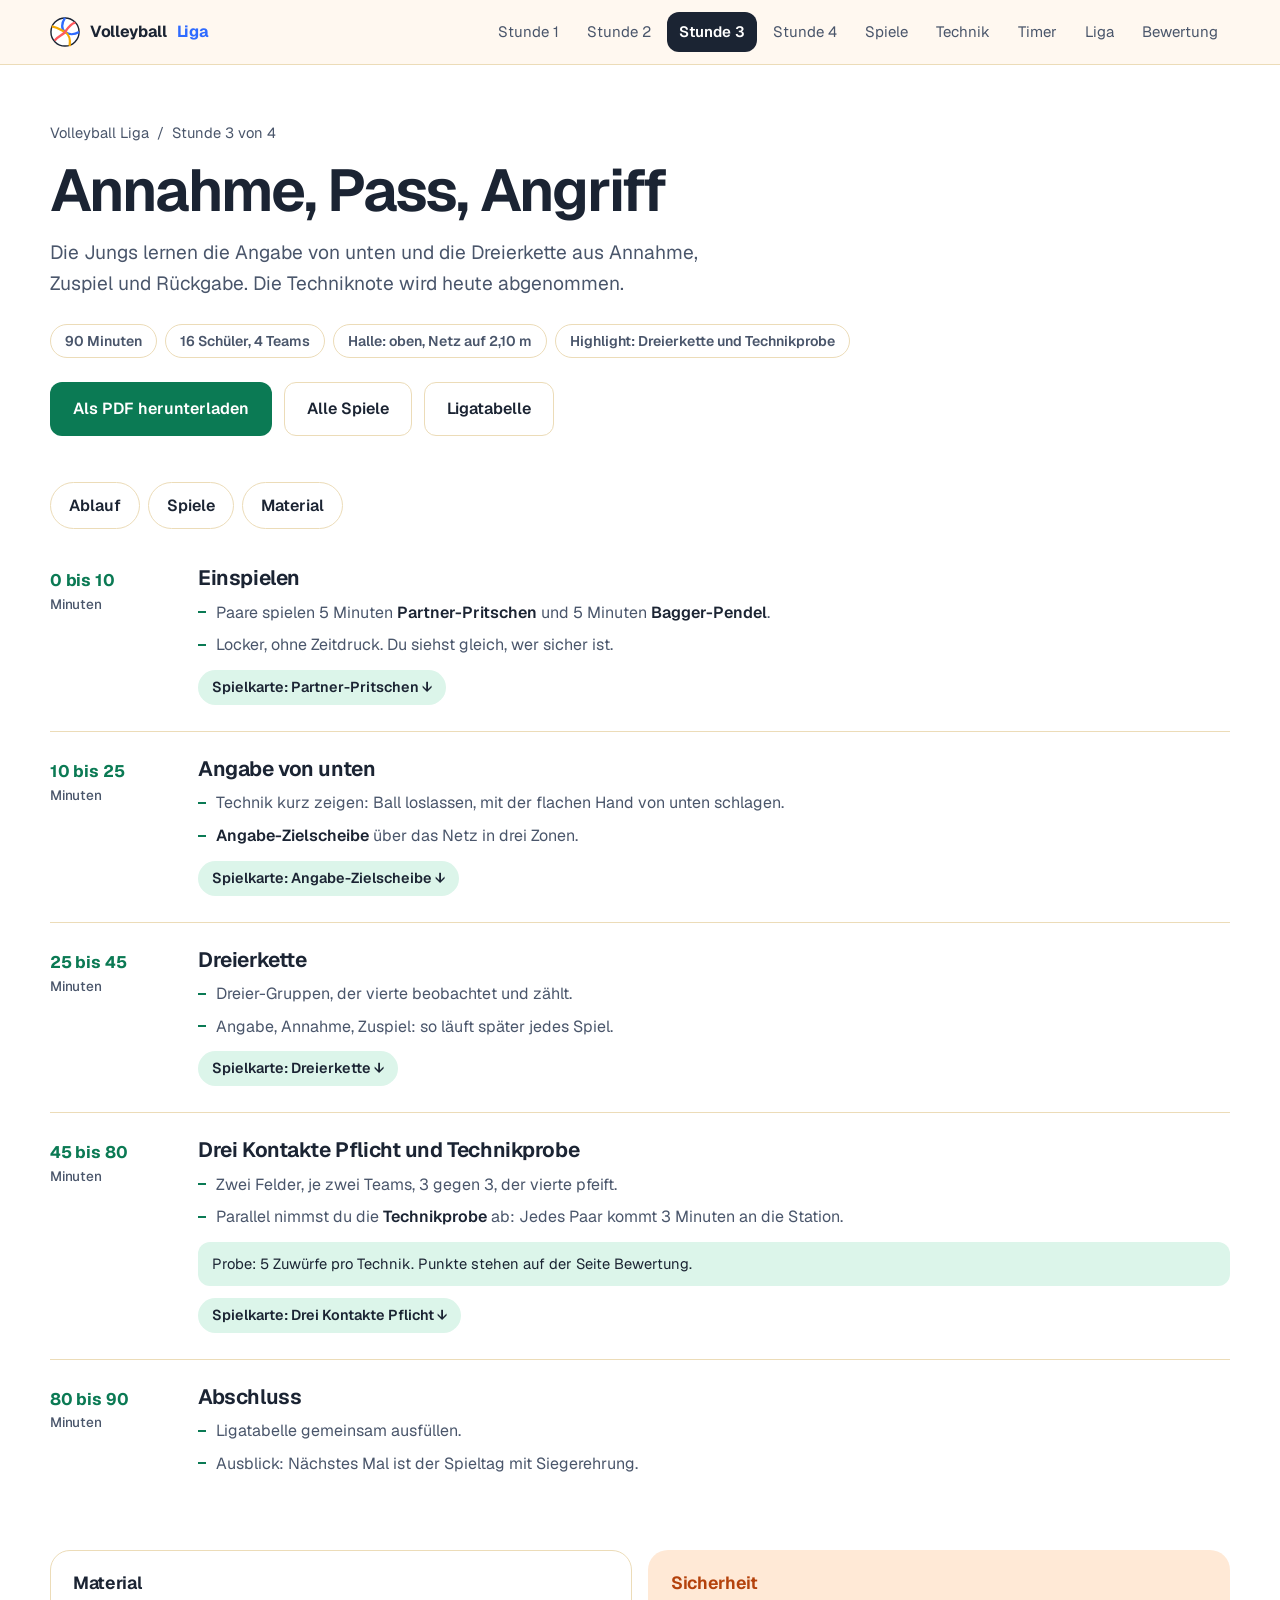
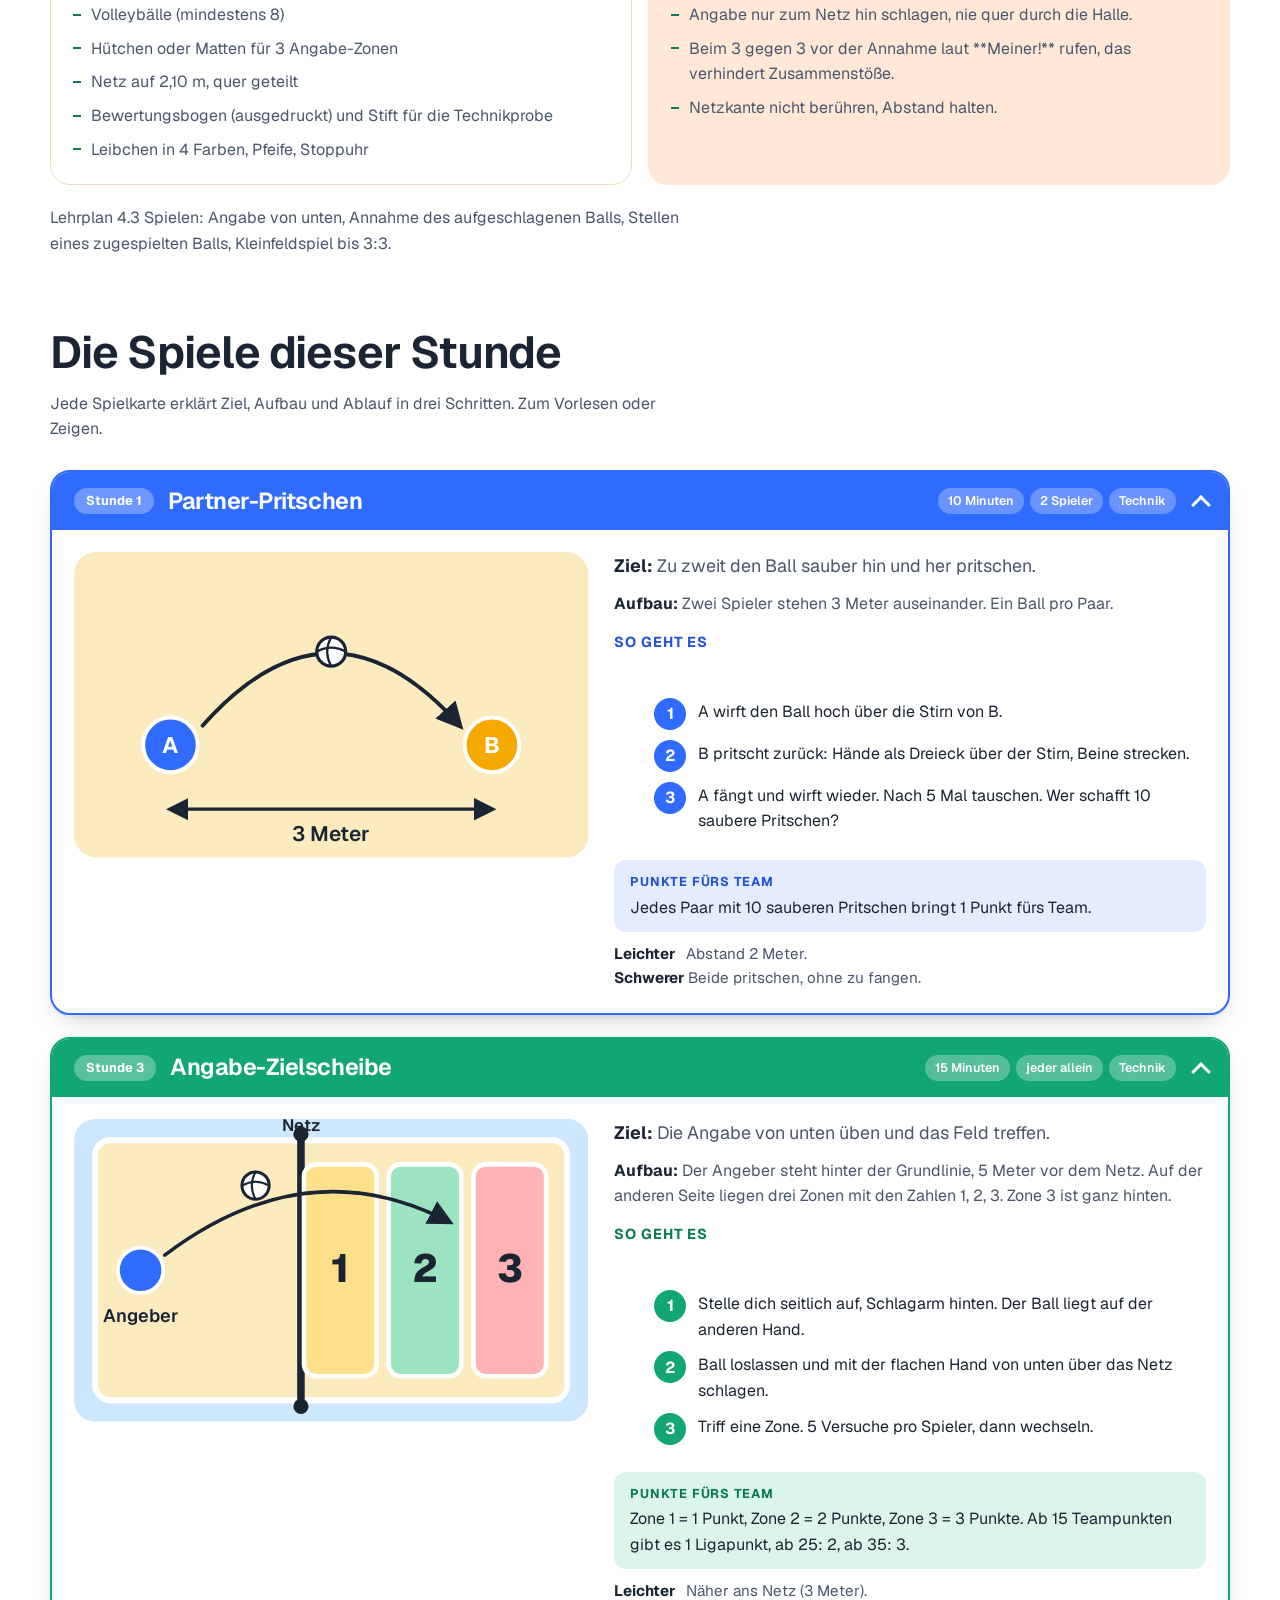
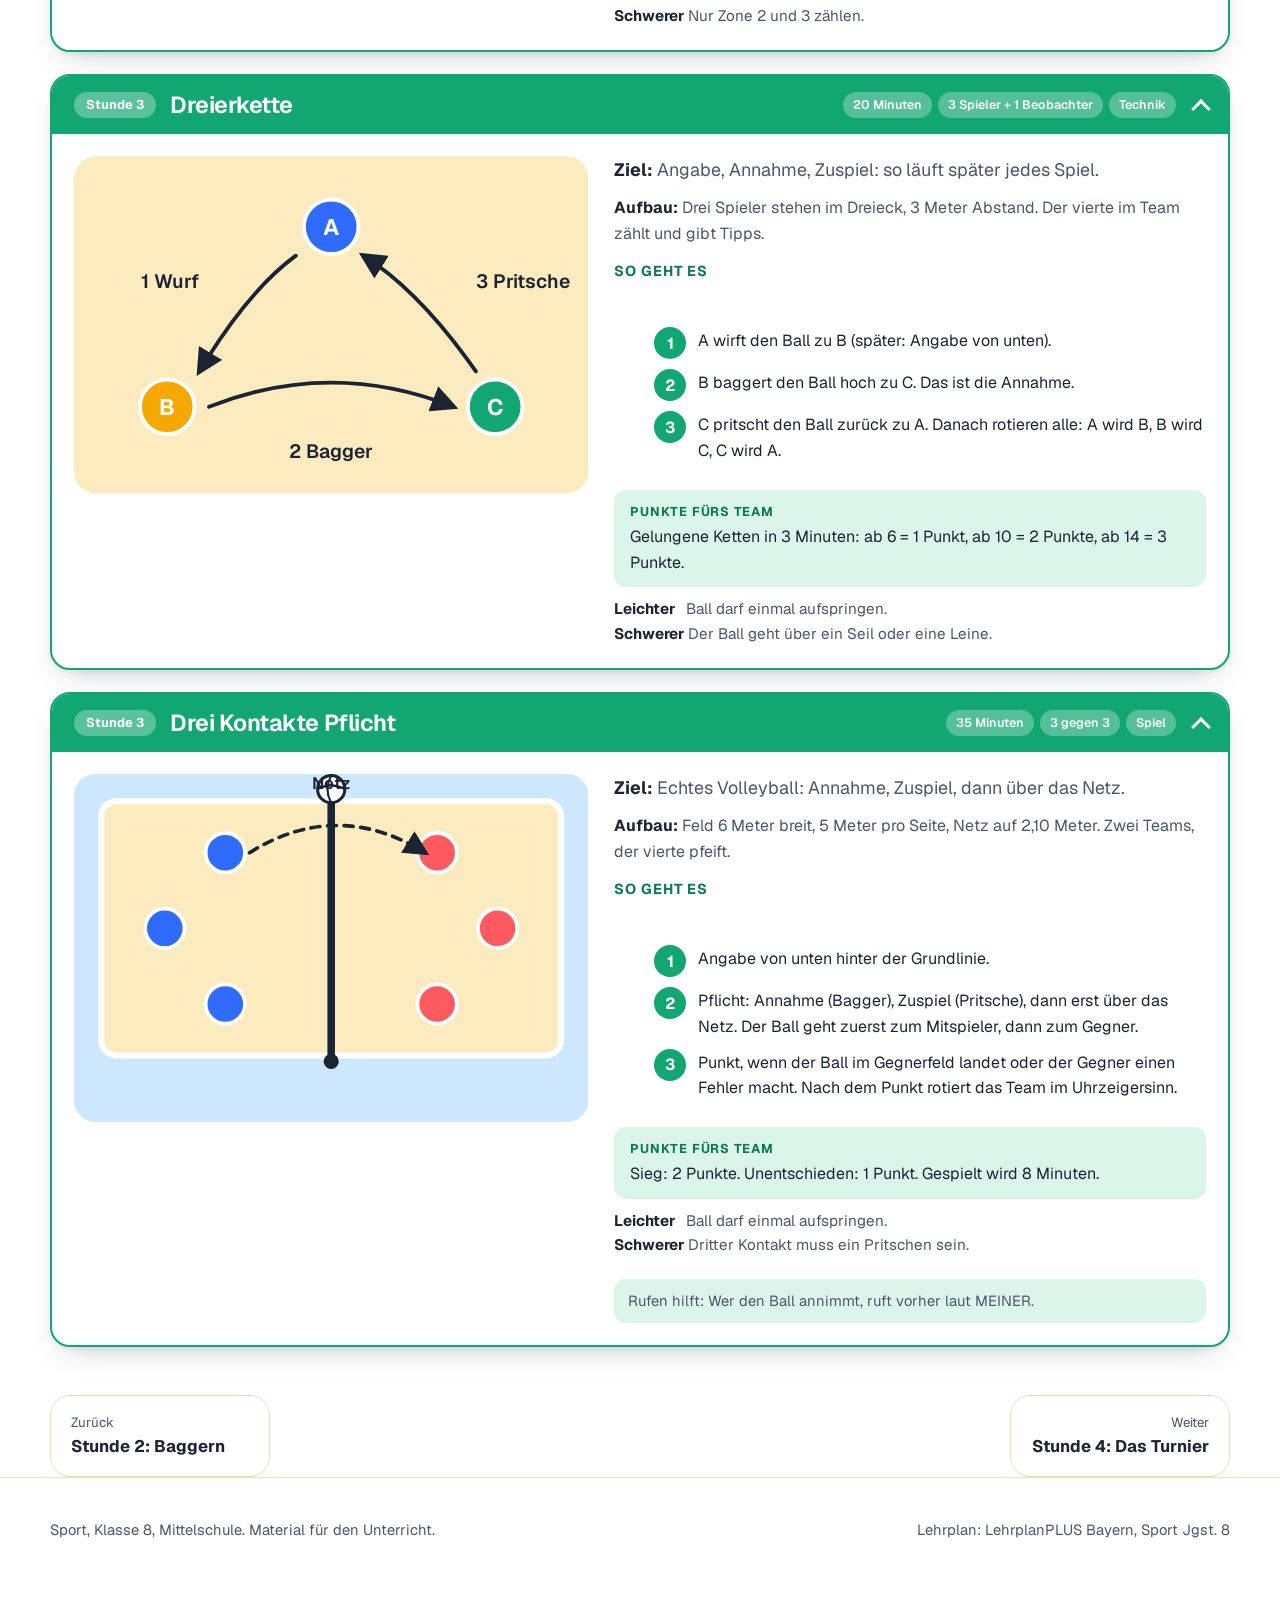
<file: stunde-3.html>
<!DOCTYPE html>
<html lang="de">
<head>
<meta charset="UTF-8">
<meta name="viewport" content="width=device-width, initial-scale=1">
<title>Volleyball Stunde 3: Annahme, Pass, Angriff</title>
<meta name="description" content="Die Jungs lernen die Angabe von unten und die Dreierkette aus Annahme, Zuspiel und Rückgabe. Die Techniknote wird heute abgenommen.">
<meta name="theme-color" content="#fff8ee">
<link rel="icon" href="icon.svg" type="image/svg+xml">
<link rel="apple-touch-icon" href="apple-touch-icon.png">
<link rel="manifest" href="manifest.webmanifest">
<meta name="apple-mobile-web-app-capable" content="yes">
<meta name="apple-mobile-web-app-title" content="Volleyball 8">
<link rel="stylesheet" href="style.css">
</head>
<body>
<header class="nav"><div class="wrap">
<a class="brand" href="index.html"><img src="icon.svg" alt="" width="30" height="30">Volleyball <b>Liga</b></a>
<nav aria-label="Hauptnavigation"><ul><li><a class="link" href="stunde-1.html">Stunde 1</a></li><li><a class="link" href="stunde-2.html">Stunde 2</a></li><li><a class="link" href="stunde-3.html" aria-current="page">Stunde 3</a></li><li><a class="link" href="stunde-4.html">Stunde 4</a></li><li><a class="link" href="spiele.html">Spiele</a></li><li><a class="link" href="technik.html">Technik</a></li><li><a class="link" href="timer.html">Timer</a></li><li><a class="link" href="liga.html">Liga</a></li><li><a class="link" href="bewertung.html">Bewertung</a></li></ul></nav>
</div></header>
<main class="gruen"><div class="wrap">
<div class="page-head">
<div class="crumb"><a href="index.html">Volleyball Liga</a> &nbsp;/&nbsp; Stunde 3 von 4</div>
<h1>Annahme, Pass, Angriff</h1>
<p class="goal">Die Jungs lernen die Angabe von unten und die Dreierkette aus Annahme, Zuspiel und Rückgabe. Die Techniknote wird heute abgenommen.</p>
<div class="facts"><span class="tag">90 Minuten</span><span class="tag">16 Schüler, 4 Teams</span><span class="tag">Halle: oben, Netz auf 2,10 m</span><span class="tag">Highlight: Dreierkette und Technikprobe</span></div>
<div class="page-actions no-print"><button class="btn btn-primary" onclick="window.print()">Als PDF herunterladen</button><a class="btn btn-ghost" href="spiele.html">Alle Spiele</a><a class="btn btn-ghost" href="liga.html">Ligatabelle</a></div>
</div>
<div class="jump no-print"><a href="#ablauf">Ablauf</a><a href="#spiele-stunde">Spiele</a><a href="#material">Material</a></div>
<div class="timeline" id="ablauf"><div class="tl-step reveal"><div class="tl-time">0 bis 10<span>Minuten</span></div>
<div class="tl-body"><h3>Einspielen</h3><ul><li>Paare spielen 5 Minuten <b>Partner-Pritschen</b> und 5 Minuten <b>Bagger-Pendel</b>.</li><li>Locker, ohne Zeitdruck. Du siehst gleich, wer sicher ist.</li></ul><a class="gamelink" href="#g-pendel">Spielkarte: Partner-Pritschen &darr;</a></div></div><div class="tl-step reveal"><div class="tl-time">10 bis 25<span>Minuten</span></div>
<div class="tl-body"><h3>Angabe von unten</h3><ul><li>Technik kurz zeigen: Ball loslassen, mit der flachen Hand von unten schlagen.</li><li><b>Angabe-Zielscheibe</b> über das Netz in drei Zonen.</li></ul><a class="gamelink" href="#g-angabe">Spielkarte: Angabe-Zielscheibe &darr;</a></div></div><div class="tl-step reveal"><div class="tl-time">25 bis 45<span>Minuten</span></div>
<div class="tl-body"><h3>Dreierkette</h3><ul><li>Dreier-Gruppen, der vierte beobachtet und zählt.</li><li>Angabe, Annahme, Zuspiel: so läuft später jedes Spiel.</li></ul><a class="gamelink" href="#g-kette">Spielkarte: Dreierkette &darr;</a></div></div><div class="tl-step reveal"><div class="tl-time">45 bis 80<span>Minuten</span></div>
<div class="tl-body"><h3>Drei Kontakte Pflicht und Technikprobe</h3><ul><li>Zwei Felder, je zwei Teams, 3 gegen 3, der vierte pfeift.</li><li>Parallel nimmst du die <b>Technikprobe</b> ab: Jedes Paar kommt 3 Minuten an die Station.</li></ul><p class="tl-note">Probe: 5 Zuwürfe pro Technik. Punkte stehen auf der Seite Bewertung.</p><a class="gamelink" href="#g-drei">Spielkarte: Drei Kontakte Pflicht &darr;</a></div></div><div class="tl-step reveal"><div class="tl-time">80 bis 90<span>Minuten</span></div>
<div class="tl-body"><h3>Abschluss</h3><ul><li>Ligatabelle gemeinsam ausfüllen.</li><li>Ausblick: Nächstes Mal ist der Spieltag mit Siegerehrung.</li></ul></div></div></div>
<div class="aside-grid">
<div class="panel" id="material"><h3>Material</h3><ul class="plain"><li>Volleybälle (mindestens 8)</li><li>Hütchen oder Matten für 3 Angabe-Zonen</li><li>Netz auf 2,10 m, quer geteilt</li><li>Bewertungsbogen (ausgedruckt) und Stift für die Technikprobe</li><li>Leibchen in 4 Farben, Pfeife, Stoppuhr</li></ul></div>
<div class="panel warn"><h3>Sicherheit</h3><ul class="plain"><li>Angabe nur zum Netz hin schlagen, nie quer durch die Halle.</li><li>Beim 3 gegen 3 vor der Annahme laut **Meiner!** rufen, das verhindert Zusammenstöße.</li><li>Netzkante nicht berühren, Abstand halten.</li></ul></div>
</div>
<p class="sub" style="margin-top:20px">Lehrplan 4.3 Spielen: Angabe von unten, Annahme des aufgeschlagenen Balls, Stellen eines zugespielten Balls, Kleinfeldspiel bis 3:3.</p>
<h2 class="title games-title" id="spiele-stunde">Die Spiele dieser Stunde</h2>
<p class="sub">Jede Spielkarte erklärt Ziel, Aufbau und Ablauf in drei Schritten. Zum Vorlesen oder Zeigen.</p>
<div class="games"><details class="game blau" id="g-pendel" data-stunde="1" open>
<summary class="game-head"><span class="badge">Stunde 1</span><h3>Partner-Pritschen</h3>
<div class="tags"><span class="tag">10 Minuten</span><span class="tag">2 Spieler</span><span class="tag">Technik</span></div></summary>
<div class="game-body">
<div class="game-fig"><svg class="gfx" viewBox="0 0 320 190" role="img" aria-label="Zwei Spieler stehen drei Meter auseinander und spielen sich den Ball zu" xmlns="http://www.w3.org/2000/svg"><defs><marker id="ah" viewBox="0 0 10 10" refX="8" refY="5" markerWidth="7" markerHeight="7" orient="auto-start-reverse"><path d="M0 0L10 5L0 10z" fill="#1b2433"/></marker></defs><rect width="320" height="190" rx="14" fill="#fdebc0"/><circle cx="60" cy="120" r="17" fill="#2f6bff" opacity="1" stroke="#fff" stroke-width="2.5"/><text x="60" y="125" text-anchor="middle" font-size="14" font-weight="700" fill="#fff">A</text><circle cx="260" cy="120" r="17" fill="#f5a800" opacity="1" stroke="#fff" stroke-width="2.5"/><text x="260" y="125" text-anchor="middle" font-size="14" font-weight="700" fill="#fff">B</text><path d="M80 108Q160.0 18.0 240 108" fill="none" stroke="#1b2433" stroke-width="2.4" stroke-linecap="round" marker-end="url(#ah)"/><circle cx="160" cy="62" r="9" fill="#fff" stroke="#1b2433" stroke-width="2"/><path d="M151 62Q160 57 169 62M160 53Q155 62 160 71" fill="none" stroke="#1b2433" stroke-width="1.4"/><line x1="60" y1="160" x2="260" y2="160" stroke="#1b2433" stroke-width="2" marker-start="url(#ah)" marker-end="url(#ah)"/><text x="160" y="180" text-anchor="middle" font-size="13" font-weight="600" fill="#1b2433">3 Meter</text></svg></div>
<div class="game-text">
<p class="ziel"><b>Ziel:</b> Zu zweit den Ball sauber hin und her pritschen.</p>
<p><b>Aufbau:</b> Zwei Spieler stehen 3 Meter auseinander. Ein Ball pro Paar.</p>
<h4>So geht es</h4><ol class="steps"><li>A wirft den Ball hoch über die Stirn von B.</li><li>B pritscht zurück: Hände als Dreieck über der Stirn, Beine strecken.</li><li>A fängt und wirft wieder. Nach 5 Mal tauschen. Wer schafft 10 saubere Pritschen?</li></ol>
<div class="pts"><b>Punkte fürs Team</b>Jedes Paar mit 10 sauberen Pritschen bringt 1 Punkt fürs Team.</div>
<p class="var"><span>Leichter</span> Abstand 2 Meter.<br><span>Schwerer</span> Beide pritschen, ohne zu fangen.</p>

</div></div></details><details class="game gruen" id="g-angabe" data-stunde="3" open>
<summary class="game-head"><span class="badge">Stunde 3</span><h3>Angabe-Zielscheibe</h3>
<div class="tags"><span class="tag">15 Minuten</span><span class="tag">jeder allein</span><span class="tag">Technik</span></div></summary>
<div class="game-body">
<div class="game-fig"><svg class="gfx" viewBox="0 0 340 200" role="img" aria-label="Der Angeber schlägt von unten über das Netz in eine von drei Zonen" xmlns="http://www.w3.org/2000/svg"><defs><marker id="ah" viewBox="0 0 10 10" refX="8" refY="5" markerWidth="7" markerHeight="7" orient="auto-start-reverse"><path d="M0 0L10 5L0 10z" fill="#1b2433"/></marker></defs><rect width="340" height="200" rx="14" fill="#cde7ff"/><rect x="14" y="14" width="312" height="172" rx="10" fill="#fdebc0" stroke="#fff" stroke-width="4"/><line x1="150" y1="10" x2="150" y2="190" stroke="#1b2433" stroke-width="5" stroke-linecap="round"/><circle cx="150" cy="10" r="5" fill="#1b2433"/><circle cx="150" cy="190" r="5" fill="#1b2433"/><circle cx="44" cy="100" r="15" fill="#2f6bff" opacity="1" stroke="#fff" stroke-width="2.5"/><rect x="152" y="30" width="48" height="140" rx="8" fill="#ffe08a" stroke="#fff" stroke-width="3"/><text x="176" y="108" text-anchor="middle" font-size="26" font-weight="800" fill="#1b2433">1</text><rect x="208" y="30" width="48" height="140" rx="8" fill="#9be3c1" stroke="#fff" stroke-width="3"/><text x="232" y="108" text-anchor="middle" font-size="26" font-weight="800" fill="#1b2433">2</text><rect x="264" y="30" width="48" height="140" rx="8" fill="#ffb3b5" stroke="#fff" stroke-width="3"/><text x="288" y="108" text-anchor="middle" font-size="26" font-weight="800" fill="#1b2433">3</text><path d="M60 90Q154.0 19.0 248 68" fill="none" stroke="#1b2433" stroke-width="2.4" stroke-linecap="round" marker-end="url(#ah)"/><circle cx="120" cy="44" r="9" fill="#fff" stroke="#1b2433" stroke-width="2"/><path d="M111 44Q120 39 129 44M120 35Q115 44 120 53" fill="none" stroke="#1b2433" stroke-width="1.4"/><text x="150" y="8" text-anchor="middle" font-size="11" font-weight="600" fill="#1b2433">Netz</text><text x="44" y="134" text-anchor="middle" font-size="12" font-weight="600" fill="#1b2433">Angeber</text></svg></div>
<div class="game-text">
<p class="ziel"><b>Ziel:</b> Die Angabe von unten üben und das Feld treffen.</p>
<p><b>Aufbau:</b> Der Angeber steht hinter der Grundlinie, 5 Meter vor dem Netz. Auf der anderen Seite liegen drei Zonen mit den Zahlen 1, 2, 3. Zone 3 ist ganz hinten.</p>
<h4>So geht es</h4><ol class="steps"><li>Stelle dich seitlich auf, Schlagarm hinten. Der Ball liegt auf der anderen Hand.</li><li>Ball loslassen und mit der flachen Hand von unten über das Netz schlagen.</li><li>Triff eine Zone. 5 Versuche pro Spieler, dann wechseln.</li></ol>
<div class="pts"><b>Punkte fürs Team</b>Zone 1 = 1 Punkt, Zone 2 = 2 Punkte, Zone 3 = 3 Punkte. Ab 15 Teampunkten gibt es 1 Ligapunkt, ab 25: 2, ab 35: 3.</div>
<p class="var"><span>Leichter</span> Näher ans Netz (3 Meter).<br><span>Schwerer</span> Nur Zone 2 und 3 zählen.</p>

</div></div></details><details class="game gruen" id="g-kette" data-stunde="3" open>
<summary class="game-head"><span class="badge">Stunde 3</span><h3>Dreierkette</h3>
<div class="tags"><span class="tag">20 Minuten</span><span class="tag">3 Spieler + 1 Beobachter</span><span class="tag">Technik</span></div></summary>
<div class="game-body">
<div class="game-fig"><svg class="gfx" viewBox="0 0 320 210" role="img" aria-label="Dreierkette: A wirft zu B, B baggert zu C, C pritscht zu A" xmlns="http://www.w3.org/2000/svg"><defs><marker id="ah" viewBox="0 0 10 10" refX="8" refY="5" markerWidth="7" markerHeight="7" orient="auto-start-reverse"><path d="M0 0L10 5L0 10z" fill="#1b2433"/></marker></defs><rect width="320" height="210" rx="14" fill="#fdebc0"/><path d="M138 62Q108.0 84.0 78 134" fill="none" stroke="#1b2433" stroke-width="2.4" stroke-linecap="round" marker-end="url(#ah)"/><path d="M84 156Q160.0 126.0 236 156" fill="none" stroke="#1b2433" stroke-width="2.4" stroke-linecap="round" marker-end="url(#ah)"/><path d="M250 134Q215.0 84.0 180 62" fill="none" stroke="#1b2433" stroke-width="2.4" stroke-linecap="round" marker-end="url(#ah)"/><circle cx="160" cy="44" r="17" fill="#2f6bff" opacity="1" stroke="#fff" stroke-width="2.5"/><text x="160" y="49" text-anchor="middle" font-size="14" font-weight="700" fill="#fff">A</text><circle cx="58" cy="156" r="17" fill="#f5a800" opacity="1" stroke="#fff" stroke-width="2.5"/><text x="58" y="161" text-anchor="middle" font-size="14" font-weight="700" fill="#fff">B</text><circle cx="262" cy="156" r="17" fill="#12a672" opacity="1" stroke="#fff" stroke-width="2.5"/><text x="262" y="161" text-anchor="middle" font-size="14" font-weight="700" fill="#fff">C</text><text x="78" y="82" text-anchor="end" font-size="12" font-weight="600" fill="#1b2433">1 Wurf</text><text x="160" y="188" text-anchor="middle" font-size="12" font-weight="600" fill="#1b2433">2 Bagger</text><text x="250" y="82" text-anchor="start" font-size="12" font-weight="600" fill="#1b2433">3 Pritsche</text></svg></div>
<div class="game-text">
<p class="ziel"><b>Ziel:</b> Angabe, Annahme, Zuspiel: so läuft später jedes Spiel.</p>
<p><b>Aufbau:</b> Drei Spieler stehen im Dreieck, 3 Meter Abstand. Der vierte im Team zählt und gibt Tipps.</p>
<h4>So geht es</h4><ol class="steps"><li>A wirft den Ball zu B (später: Angabe von unten).</li><li>B baggert den Ball hoch zu C. Das ist die Annahme.</li><li>C pritscht den Ball zurück zu A. Danach rotieren alle: A wird B, B wird C, C wird A.</li></ol>
<div class="pts"><b>Punkte fürs Team</b>Gelungene Ketten in 3 Minuten: ab 6 = 1 Punkt, ab 10 = 2 Punkte, ab 14 = 3 Punkte.</div>
<p class="var"><span>Leichter</span> Ball darf einmal aufspringen.<br><span>Schwerer</span> Der Ball geht über ein Seil oder eine Leine.</p>

</div></div></details><details class="game gruen" id="g-drei" data-stunde="3" open>
<summary class="game-head"><span class="badge">Stunde 3</span><h3>Drei Kontakte Pflicht</h3>
<div class="tags"><span class="tag">35 Minuten</span><span class="tag">3 gegen 3</span><span class="tag">Spiel</span></div></summary>
<div class="game-body">
<div class="game-fig"><svg class="gfx" viewBox="0 0 340 230" role="img" aria-label="Zwei Teams spielen über das Netz" xmlns="http://www.w3.org/2000/svg"><defs><marker id="ah" viewBox="0 0 10 10" refX="8" refY="5" markerWidth="7" markerHeight="7" orient="auto-start-reverse"><path d="M0 0L10 5L0 10z" fill="#1b2433"/></marker></defs><rect width="340" height="230" rx="14" fill="#cde7ff"/><rect x="18" y="18" width="304" height="168" rx="10" fill="#fdebc0" stroke="#fff" stroke-width="4"/><line x1="170" y1="14" x2="170" y2="190" stroke="#1b2433" stroke-width="5" stroke-linecap="round"/><circle cx="170" cy="14" r="5" fill="#1b2433"/><circle cx="170" cy="190" r="5" fill="#1b2433"/><circle cx="100" cy="52" r="13" fill="#2f6bff" opacity="1" stroke="#fff" stroke-width="2.5"/><circle cx="60" cy="102" r="13" fill="#2f6bff" opacity="1" stroke="#fff" stroke-width="2.5"/><circle cx="100" cy="152" r="13" fill="#2f6bff" opacity="1" stroke="#fff" stroke-width="2.5"/><circle cx="240" cy="52" r="13" fill="#ff5a5f" opacity="1" stroke="#fff" stroke-width="2.5"/><circle cx="280" cy="102" r="13" fill="#ff5a5f" opacity="1" stroke="#fff" stroke-width="2.5"/><circle cx="240" cy="152" r="13" fill="#ff5a5f" opacity="1" stroke="#fff" stroke-width="2.5"/><path d="M116 52Q174.0 16.0 232 52" fill="none" stroke="#1b2433" stroke-width="2.4" stroke-linecap="round" stroke-dasharray="6 5" marker-end="url(#ah)"/><circle cx="170" cy="10" r="9" fill="#fff" stroke="#1b2433" stroke-width="2"/><path d="M161 10Q170 5 179 10M170 1Q165 10 170 19" fill="none" stroke="#1b2433" stroke-width="1.4"/><text x="170" y="10" text-anchor="middle" font-size="11" font-weight="600" fill="#1b2433">Netz</text></svg></div>
<div class="game-text">
<p class="ziel"><b>Ziel:</b> Echtes Volleyball: Annahme, Zuspiel, dann über das Netz.</p>
<p><b>Aufbau:</b> Feld 6 Meter breit, 5 Meter pro Seite, Netz auf 2,10 Meter. Zwei Teams, der vierte pfeift.</p>
<h4>So geht es</h4><ol class="steps"><li>Angabe von unten hinter der Grundlinie.</li><li>Pflicht: Annahme (Bagger), Zuspiel (Pritsche), dann erst über das Netz. Der Ball geht zuerst zum Mitspieler, dann zum Gegner.</li><li>Punkt, wenn der Ball im Gegnerfeld landet oder der Gegner einen Fehler macht. Nach dem Punkt rotiert das Team im Uhrzeigersinn.</li></ol>
<div class="pts"><b>Punkte fürs Team</b>Sieg: 2 Punkte. Unentschieden: 1 Punkt. Gespielt wird 8 Minuten.</div>
<p class="var"><span>Leichter</span> Ball darf einmal aufspringen.<br><span>Schwerer</span> Dritter Kontakt muss ein Pritschen sein.</p>
<p class="tl-note">Rufen hilft: Wer den Ball annimmt, ruft vorher laut MEINER.</p>
</div></div></details></div>
<div class="pager"><a class="prev" href="stunde-2.html"><small>Zurück</small><strong>Stunde 2: Baggern</strong></a><a class="next" href="stunde-4.html"><small>Weiter</small><strong>Stunde 4: Das Turnier</strong></a></div>
</div></main>
<footer class="foot"><div class="wrap">
<span>Sport, Klasse 8, Mittelschule. Material für den Unterricht.</span>
<span>Lehrplan: LehrplanPLUS Bayern, Sport Jgst. 8</span>
</div></footer>
<script src="app.js"></script>
</body>
</html>
</file>
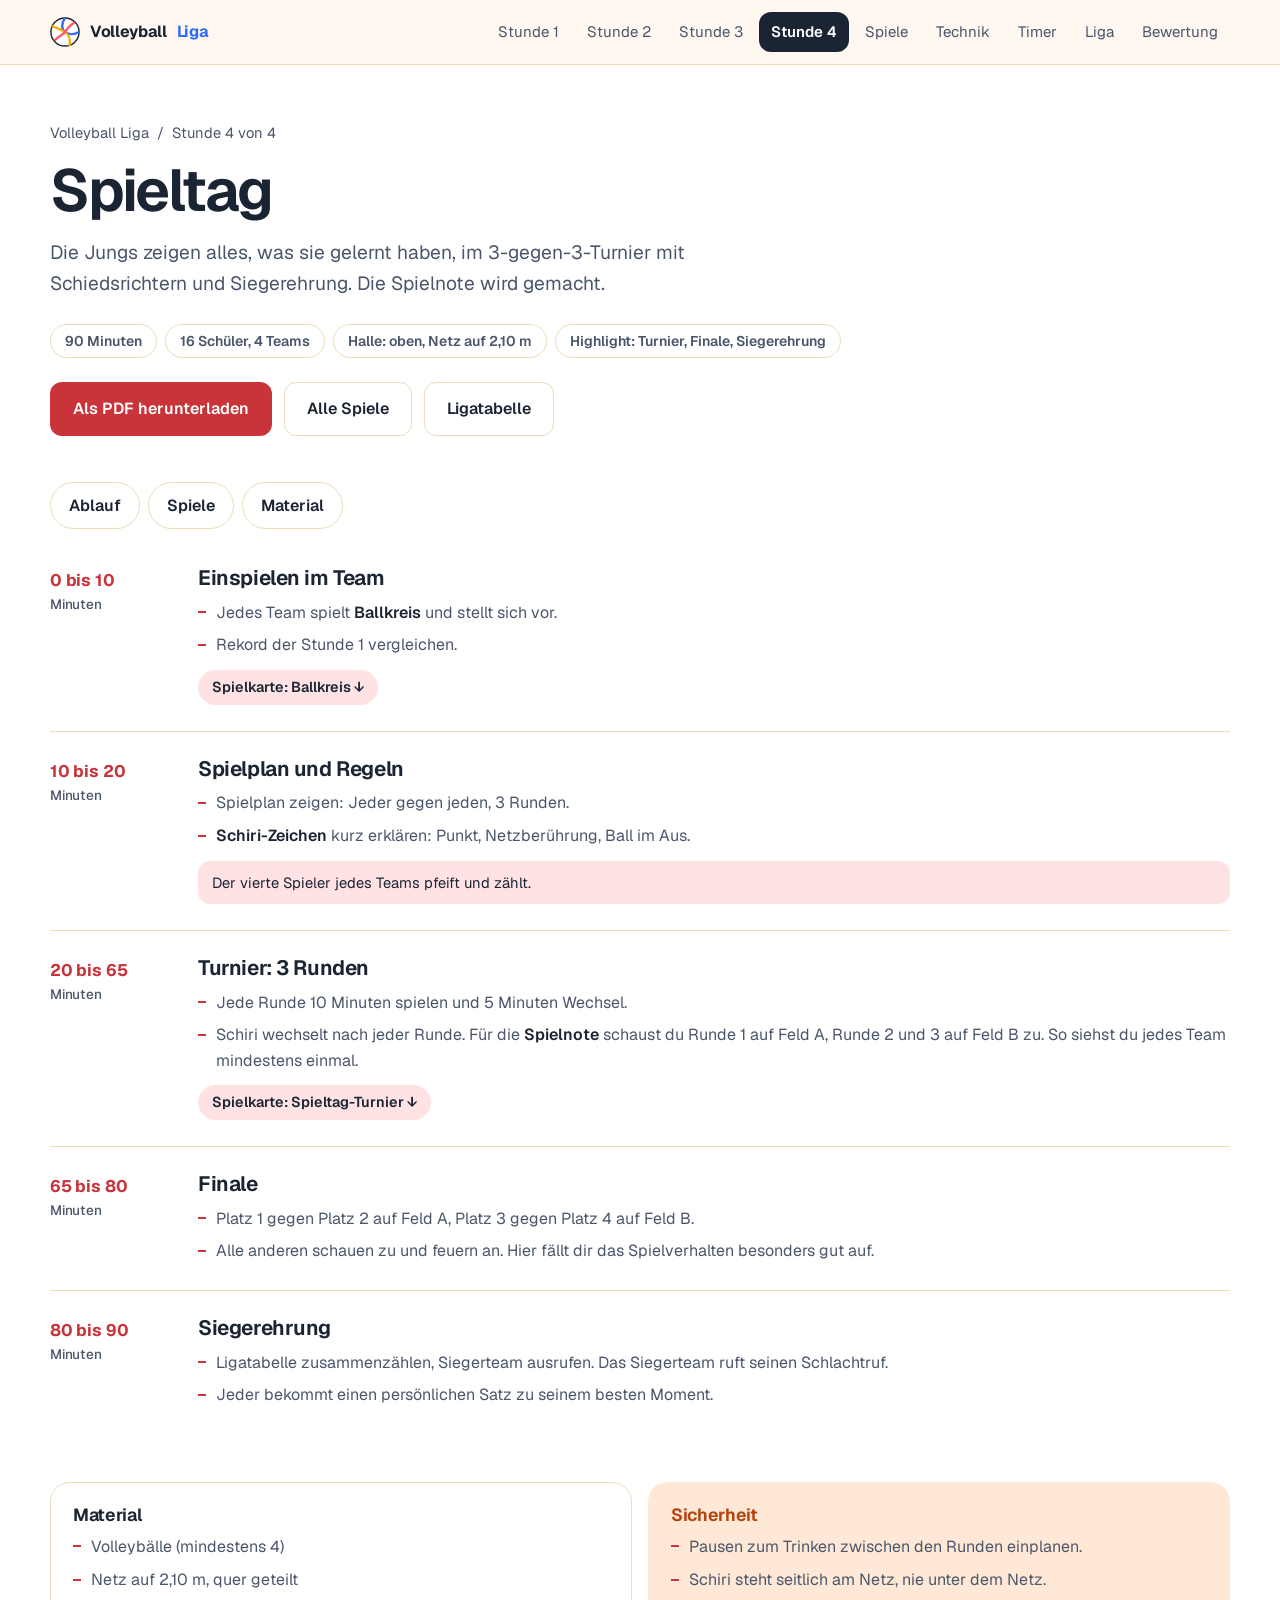
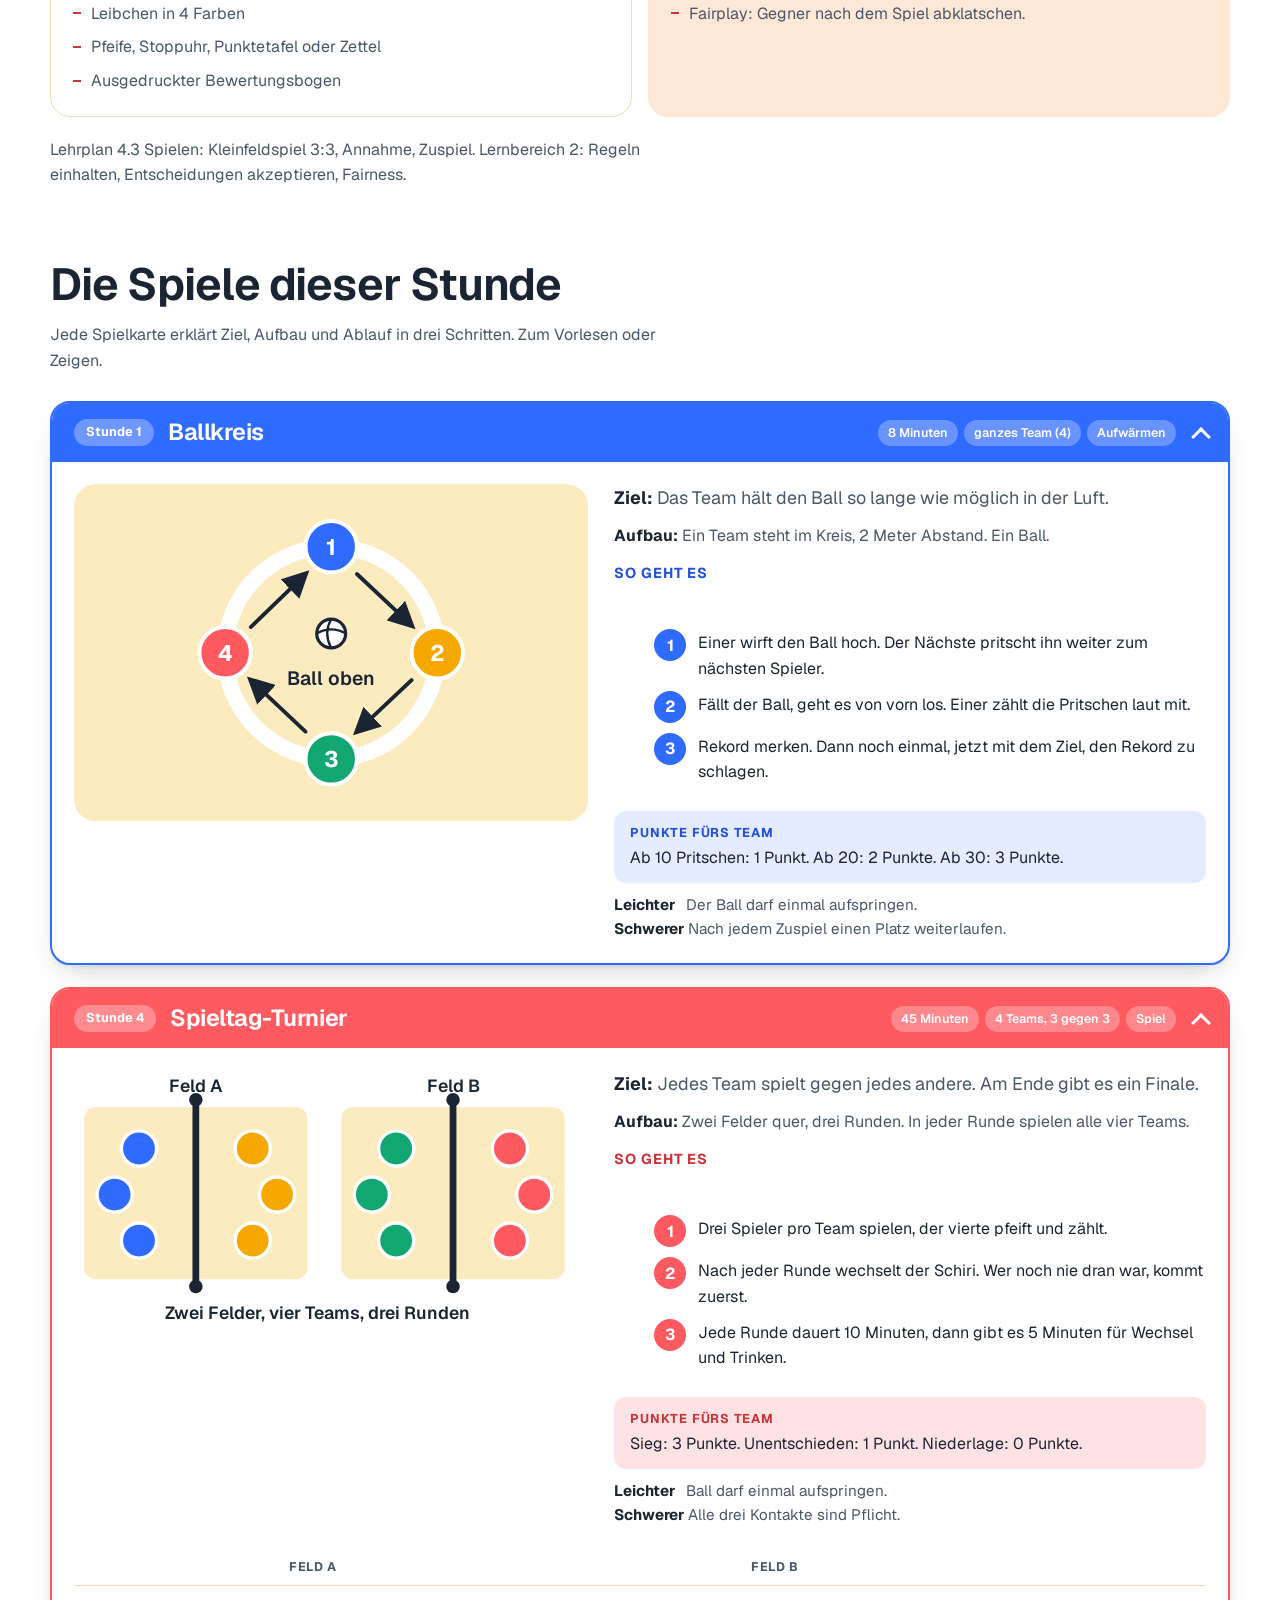
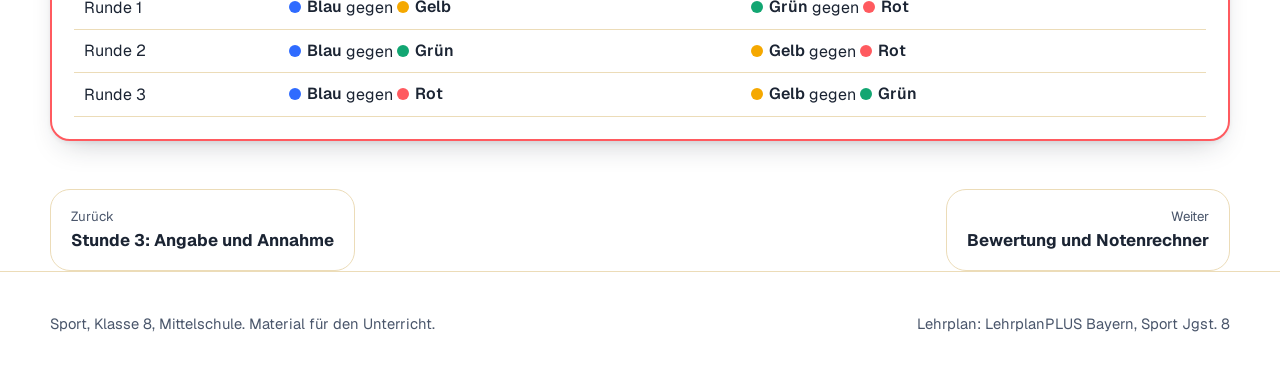
<file: stunde-4.html>
<!DOCTYPE html>
<html lang="de">
<head>
<meta charset="UTF-8">
<meta name="viewport" content="width=device-width, initial-scale=1">
<title>Volleyball Stunde 4: Spieltag</title>
<meta name="description" content="Die Jungs zeigen alles, was sie gelernt haben, im 3-gegen-3-Turnier mit Schiedsrichtern und Siegerehrung. Die Spielnote wird gemacht.">
<meta name="theme-color" content="#fff8ee">
<link rel="icon" href="icon.svg" type="image/svg+xml">
<link rel="apple-touch-icon" href="apple-touch-icon.png">
<link rel="manifest" href="manifest.webmanifest">
<meta name="apple-mobile-web-app-capable" content="yes">
<meta name="apple-mobile-web-app-title" content="Volleyball 8">
<link rel="stylesheet" href="style.css">
</head>
<body>
<header class="nav"><div class="wrap">
<a class="brand" href="index.html"><img src="icon.svg" alt="" width="30" height="30">Volleyball <b>Liga</b></a>
<nav aria-label="Hauptnavigation"><ul><li><a class="link" href="stunde-1.html">Stunde 1</a></li><li><a class="link" href="stunde-2.html">Stunde 2</a></li><li><a class="link" href="stunde-3.html">Stunde 3</a></li><li><a class="link" href="stunde-4.html" aria-current="page">Stunde 4</a></li><li><a class="link" href="spiele.html">Spiele</a></li><li><a class="link" href="technik.html">Technik</a></li><li><a class="link" href="timer.html">Timer</a></li><li><a class="link" href="liga.html">Liga</a></li><li><a class="link" href="bewertung.html">Bewertung</a></li></ul></nav>
</div></header>
<main class="korall"><div class="wrap">
<div class="page-head">
<div class="crumb"><a href="index.html">Volleyball Liga</a> &nbsp;/&nbsp; Stunde 4 von 4</div>
<h1>Spieltag</h1>
<p class="goal">Die Jungs zeigen alles, was sie gelernt haben, im 3-gegen-3-Turnier mit Schiedsrichtern und Siegerehrung. Die Spielnote wird gemacht.</p>
<div class="facts"><span class="tag">90 Minuten</span><span class="tag">16 Schüler, 4 Teams</span><span class="tag">Halle: oben, Netz auf 2,10 m</span><span class="tag">Highlight: Turnier, Finale, Siegerehrung</span></div>
<div class="page-actions no-print"><button class="btn btn-primary" onclick="window.print()">Als PDF herunterladen</button><a class="btn btn-ghost" href="spiele.html">Alle Spiele</a><a class="btn btn-ghost" href="liga.html">Ligatabelle</a></div>
</div>
<div class="jump no-print"><a href="#ablauf">Ablauf</a><a href="#spiele-stunde">Spiele</a><a href="#material">Material</a></div>
<div class="timeline" id="ablauf"><div class="tl-step reveal"><div class="tl-time">0 bis 10<span>Minuten</span></div>
<div class="tl-body"><h3>Einspielen im Team</h3><ul><li>Jedes Team spielt <b>Ballkreis</b> und stellt sich vor.</li><li>Rekord der Stunde 1 vergleichen.</li></ul><a class="gamelink" href="#g-kreis">Spielkarte: Ballkreis &darr;</a></div></div><div class="tl-step reveal"><div class="tl-time">10 bis 20<span>Minuten</span></div>
<div class="tl-body"><h3>Spielplan und Regeln</h3><ul><li>Spielplan zeigen: Jeder gegen jeden, 3 Runden.</li><li><b>Schiri-Zeichen</b> kurz erklären: Punkt, Netzberührung, Ball im Aus.</li></ul><p class="tl-note">Der vierte Spieler jedes Teams pfeift und zählt.</p></div></div><div class="tl-step reveal"><div class="tl-time">20 bis 65<span>Minuten</span></div>
<div class="tl-body"><h3>Turnier: 3 Runden</h3><ul><li>Jede Runde 10 Minuten spielen und 5 Minuten Wechsel.</li><li>Schiri wechselt nach jeder Runde. Für die <b>Spielnote</b> schaust du Runde 1 auf Feld A, Runde 2 und 3 auf Feld B zu. So siehst du jedes Team mindestens einmal.</li></ul><a class="gamelink" href="#g-turnier">Spielkarte: Spieltag-Turnier &darr;</a></div></div><div class="tl-step reveal"><div class="tl-time">65 bis 80<span>Minuten</span></div>
<div class="tl-body"><h3>Finale</h3><ul><li>Platz 1 gegen Platz 2 auf Feld A, Platz 3 gegen Platz 4 auf Feld B.</li><li>Alle anderen schauen zu und feuern an. Hier fällt dir das Spielverhalten besonders gut auf.</li></ul></div></div><div class="tl-step reveal"><div class="tl-time">80 bis 90<span>Minuten</span></div>
<div class="tl-body"><h3>Siegerehrung</h3><ul><li>Ligatabelle zusammenzählen, Siegerteam ausrufen. Das Siegerteam ruft seinen Schlachtruf.</li><li>Jeder bekommt einen persönlichen Satz zu seinem besten Moment.</li></ul></div></div></div>
<div class="aside-grid">
<div class="panel" id="material"><h3>Material</h3><ul class="plain"><li>Volleybälle (mindestens 4)</li><li>Netz auf 2,10 m, quer geteilt</li><li>Leibchen in 4 Farben</li><li>Pfeife, Stoppuhr, Punktetafel oder Zettel</li><li>Ausgedruckter Bewertungsbogen</li></ul></div>
<div class="panel warn"><h3>Sicherheit</h3><ul class="plain"><li>Pausen zum Trinken zwischen den Runden einplanen.</li><li>Schiri steht seitlich am Netz, nie unter dem Netz.</li><li>Fairplay: Gegner nach dem Spiel abklatschen.</li></ul></div>
</div>
<p class="sub" style="margin-top:20px">Lehrplan 4.3 Spielen: Kleinfeldspiel 3:3, Annahme, Zuspiel. Lernbereich 2: Regeln einhalten, Entscheidungen akzeptieren, Fairness.</p>
<h2 class="title games-title" id="spiele-stunde">Die Spiele dieser Stunde</h2>
<p class="sub">Jede Spielkarte erklärt Ziel, Aufbau und Ablauf in drei Schritten. Zum Vorlesen oder Zeigen.</p>
<div class="games"><details class="game blau" id="g-kreis" data-stunde="1" open>
<summary class="game-head"><span class="badge">Stunde 1</span><h3>Ballkreis</h3>
<div class="tags"><span class="tag">8 Minuten</span><span class="tag">ganzes Team (4)</span><span class="tag">Aufwärmen</span></div></summary>
<div class="game-body">
<div class="game-fig"><svg class="gfx" viewBox="0 0 320 210" role="img" aria-label="Vier Spieler stehen im Kreis und spielen sich den Ball zu" xmlns="http://www.w3.org/2000/svg"><defs><marker id="ah" viewBox="0 0 10 10" refX="8" refY="5" markerWidth="7" markerHeight="7" orient="auto-start-reverse"><path d="M0 0L10 5L0 10z" fill="#1b2433"/></marker></defs><rect width="320" height="210" rx="14" fill="#fdebc0"/><circle cx="160" cy="105" r="66" fill="none" stroke="#fff" stroke-width="10"/><path d="M176 56Q193.0 72.0 210 88" fill="none" stroke="#1b2433" stroke-width="2.4" stroke-linecap="round" marker-end="url(#ah)"/><path d="M210 122Q193.0 138.0 176 154" fill="none" stroke="#1b2433" stroke-width="2.4" stroke-linecap="round" marker-end="url(#ah)"/><path d="M144 154Q127.0 138.0 110 122" fill="none" stroke="#1b2433" stroke-width="2.4" stroke-linecap="round" marker-end="url(#ah)"/><path d="M110 89Q127.0 72.5 144 56" fill="none" stroke="#1b2433" stroke-width="2.4" stroke-linecap="round" marker-end="url(#ah)"/><circle cx="160" cy="39" r="16" fill="#2f6bff" opacity="1" stroke="#fff" stroke-width="2.5"/><text x="160" y="44" text-anchor="middle" font-size="14" font-weight="700" fill="#fff">1</text><circle cx="226" cy="105" r="16" fill="#f5a800" opacity="1" stroke="#fff" stroke-width="2.5"/><text x="226" y="110" text-anchor="middle" font-size="14" font-weight="700" fill="#fff">2</text><circle cx="160" cy="171" r="16" fill="#12a672" opacity="1" stroke="#fff" stroke-width="2.5"/><text x="160" y="176" text-anchor="middle" font-size="14" font-weight="700" fill="#fff">3</text><circle cx="94" cy="105" r="16" fill="#ff5a5f" opacity="1" stroke="#fff" stroke-width="2.5"/><text x="94" y="110" text-anchor="middle" font-size="14" font-weight="700" fill="#fff">4</text><circle cx="160" cy="93" r="9" fill="#fff" stroke="#1b2433" stroke-width="2"/><path d="M151 93Q160 88 169 93M160 84Q155 93 160 102" fill="none" stroke="#1b2433" stroke-width="1.4"/><text x="160" y="125" text-anchor="middle" font-size="12" font-weight="600" fill="#1b2433">Ball oben</text></svg></div>
<div class="game-text">
<p class="ziel"><b>Ziel:</b> Das Team hält den Ball so lange wie möglich in der Luft.</p>
<p><b>Aufbau:</b> Ein Team steht im Kreis, 2 Meter Abstand. Ein Ball.</p>
<h4>So geht es</h4><ol class="steps"><li>Einer wirft den Ball hoch. Der Nächste pritscht ihn weiter zum nächsten Spieler.</li><li>Fällt der Ball, geht es von vorn los. Einer zählt die Pritschen laut mit.</li><li>Rekord merken. Dann noch einmal, jetzt mit dem Ziel, den Rekord zu schlagen.</li></ol>
<div class="pts"><b>Punkte fürs Team</b>Ab 10 Pritschen: 1 Punkt. Ab 20: 2 Punkte. Ab 30: 3 Punkte.</div>
<p class="var"><span>Leichter</span> Der Ball darf einmal aufspringen.<br><span>Schwerer</span> Nach jedem Zuspiel einen Platz weiterlaufen.</p>

</div></div></details><details class="game korall" id="g-turnier" data-stunde="4" open>
<summary class="game-head"><span class="badge">Stunde 4</span><h3>Spieltag-Turnier</h3>
<div class="tags"><span class="tag">45 Minuten</span><span class="tag">4 Teams, 3 gegen 3</span><span class="tag">Spiel</span></div></summary>
<div class="game-body">
<div class="game-fig"><svg class="gfx" viewBox="0 0 380 196" role="img" aria-label="Zwei Spielfelder nebeneinander für das Turnier" xmlns="http://www.w3.org/2000/svg"><defs><marker id="ah" viewBox="0 0 10 10" refX="8" refY="5" markerWidth="7" markerHeight="7" orient="auto-start-reverse"><path d="M0 0L10 5L0 10z" fill="#1b2433"/></marker></defs><rect x="6" y="26" width="168" height="130" rx="10" fill="#fdebc0" stroke="#fff" stroke-width="3"/><line x1="90" y1="22" x2="90" y2="160" stroke="#1b2433" stroke-width="5" stroke-linecap="round"/><circle cx="90" cy="22" r="5" fill="#1b2433"/><circle cx="90" cy="160" r="5" fill="#1b2433"/><circle cx="48" cy="58" r="13" fill="#2f6bff" opacity="1" stroke="#fff" stroke-width="2.5"/><circle cx="30" cy="92" r="13" fill="#2f6bff" opacity="1" stroke="#fff" stroke-width="2.5"/><circle cx="48" cy="126" r="13" fill="#2f6bff" opacity="1" stroke="#fff" stroke-width="2.5"/><circle cx="132" cy="58" r="13" fill="#f5a800" opacity="1" stroke="#fff" stroke-width="2.5"/><circle cx="150" cy="92" r="13" fill="#f5a800" opacity="1" stroke="#fff" stroke-width="2.5"/><circle cx="132" cy="126" r="13" fill="#f5a800" opacity="1" stroke="#fff" stroke-width="2.5"/><text x="90" y="16" text-anchor="middle" font-size="13" font-weight="600" fill="#1b2433">Feld A</text><rect x="196" y="26" width="168" height="130" rx="10" fill="#fdebc0" stroke="#fff" stroke-width="3"/><line x1="280" y1="22" x2="280" y2="160" stroke="#1b2433" stroke-width="5" stroke-linecap="round"/><circle cx="280" cy="22" r="5" fill="#1b2433"/><circle cx="280" cy="160" r="5" fill="#1b2433"/><circle cx="238" cy="58" r="13" fill="#12a672" opacity="1" stroke="#fff" stroke-width="2.5"/><circle cx="220" cy="92" r="13" fill="#12a672" opacity="1" stroke="#fff" stroke-width="2.5"/><circle cx="238" cy="126" r="13" fill="#12a672" opacity="1" stroke="#fff" stroke-width="2.5"/><circle cx="322" cy="58" r="13" fill="#ff5a5f" opacity="1" stroke="#fff" stroke-width="2.5"/><circle cx="340" cy="92" r="13" fill="#ff5a5f" opacity="1" stroke="#fff" stroke-width="2.5"/><circle cx="322" cy="126" r="13" fill="#ff5a5f" opacity="1" stroke="#fff" stroke-width="2.5"/><text x="280" y="16" text-anchor="middle" font-size="13" font-weight="600" fill="#1b2433">Feld B</text><text x="180" y="184" text-anchor="middle" font-size="13" font-weight="600" fill="#1b2433">Zwei Felder, vier Teams, drei Runden</text></svg></div>
<div class="game-text">
<p class="ziel"><b>Ziel:</b> Jedes Team spielt gegen jedes andere. Am Ende gibt es ein Finale.</p>
<p><b>Aufbau:</b> Zwei Felder quer, drei Runden. In jeder Runde spielen alle vier Teams.</p>
<h4>So geht es</h4><ol class="steps"><li>Drei Spieler pro Team spielen, der vierte pfeift und zählt.</li><li>Nach jeder Runde wechselt der Schiri. Wer noch nie dran war, kommt zuerst.</li><li>Jede Runde dauert 10 Minuten, dann gibt es 5 Minuten für Wechsel und Trinken.</li></ol>
<div class="pts"><b>Punkte fürs Team</b>Sieg: 3 Punkte. Unentschieden: 1 Punkt. Niederlage: 0 Punkte.</div>
<p class="var"><span>Leichter</span> Ball darf einmal aufspringen.<br><span>Schwerer</span> Alle drei Kontakte sind Pflicht.</p>

</div></div><table class="plan"><tr><th></th><th>Feld A</th><th>Feld B</th></tr><tr><td>Runde 1</td><td><span class="dotlbl"><i style="background:#2f6bff"></i>Blau</span> gegen <span class="dotlbl"><i style="background:#f5a800"></i>Gelb</span></td><td><span class="dotlbl"><i style="background:#12a672"></i>Grün</span> gegen <span class="dotlbl"><i style="background:#ff5a5f"></i>Rot</span></td></tr><tr><td>Runde 2</td><td><span class="dotlbl"><i style="background:#2f6bff"></i>Blau</span> gegen <span class="dotlbl"><i style="background:#12a672"></i>Grün</span></td><td><span class="dotlbl"><i style="background:#f5a800"></i>Gelb</span> gegen <span class="dotlbl"><i style="background:#ff5a5f"></i>Rot</span></td></tr><tr><td>Runde 3</td><td><span class="dotlbl"><i style="background:#2f6bff"></i>Blau</span> gegen <span class="dotlbl"><i style="background:#ff5a5f"></i>Rot</span></td><td><span class="dotlbl"><i style="background:#f5a800"></i>Gelb</span> gegen <span class="dotlbl"><i style="background:#12a672"></i>Grün</span></td></tr></table></details></div>
<div class="pager"><a class="prev" href="stunde-3.html"><small>Zurück</small><strong>Stunde 3: Angabe und Annahme</strong></a><a class="next" href="bewertung.html"><small>Weiter</small><strong>Bewertung und Notenrechner</strong></a></div>
</div></main>
<footer class="foot"><div class="wrap">
<span>Sport, Klasse 8, Mittelschule. Material für den Unterricht.</span>
<span>Lehrplan: LehrplanPLUS Bayern, Sport Jgst. 8</span>
</div></footer>
<script src="app.js"></script>
</body>
</html>
</file>
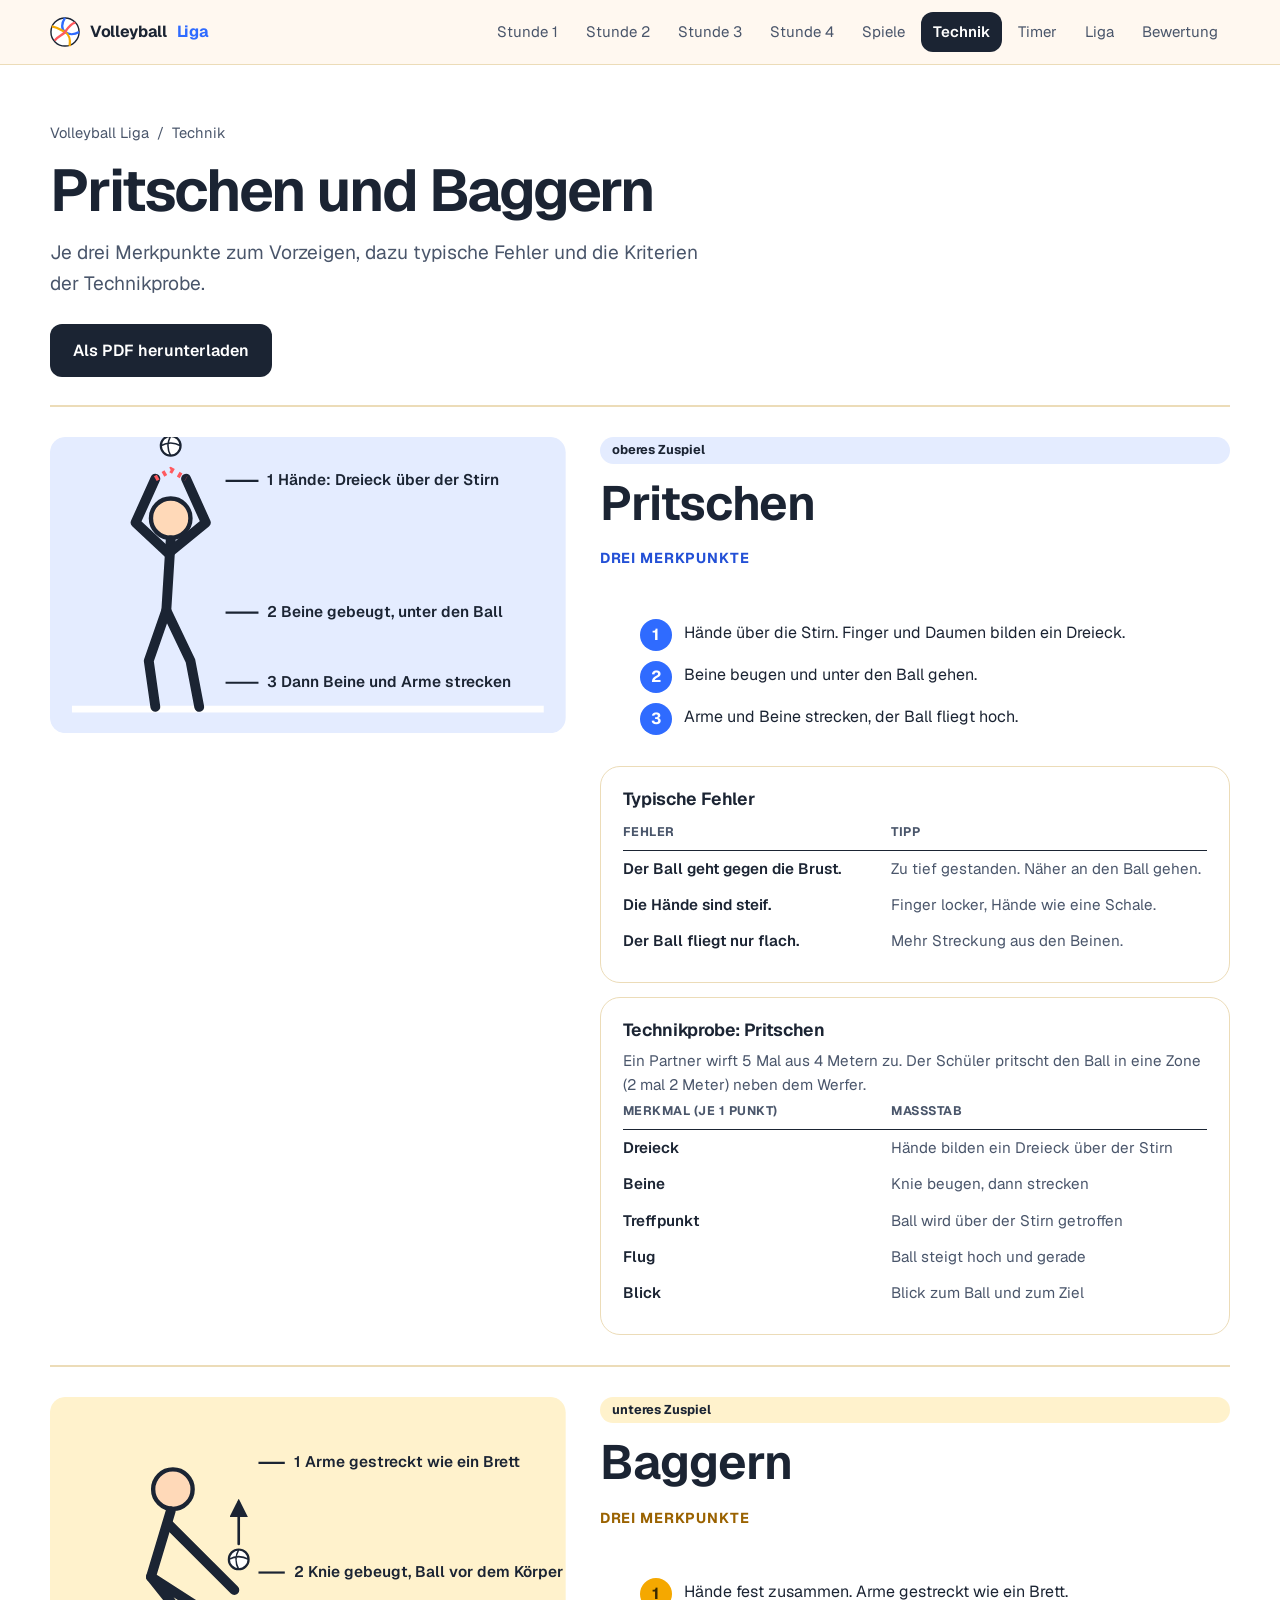
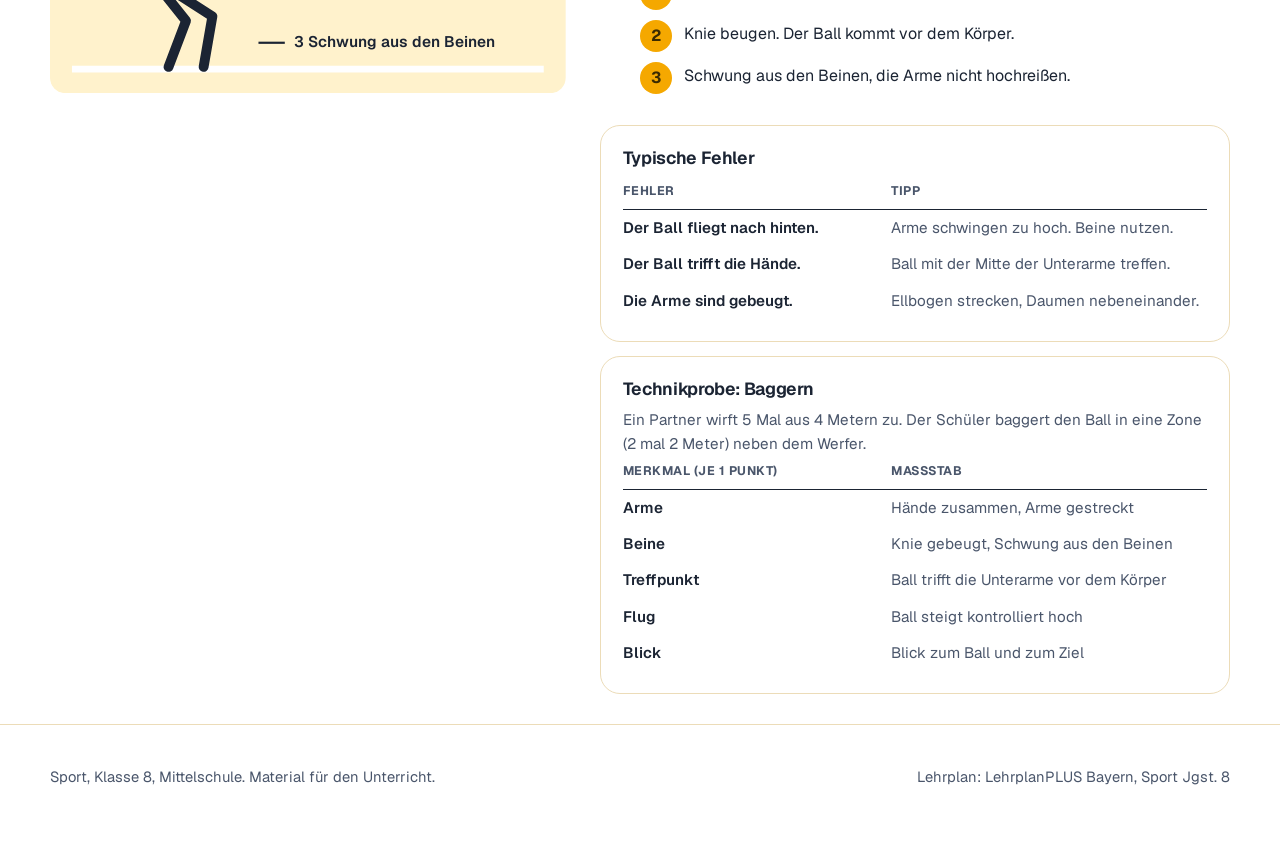
<file: technik.html>
<!DOCTYPE html>
<html lang="de">
<head>
<meta charset="UTF-8">
<meta name="viewport" content="width=device-width, initial-scale=1">
<title>Volleyball Technik</title>
<meta name="description" content="Pritschen und Baggern: Merkpunkte, typische Fehler und Kriterien für die Technikprobe.">
<meta name="theme-color" content="#fff8ee">
<link rel="icon" href="icon.svg" type="image/svg+xml">
<link rel="apple-touch-icon" href="apple-touch-icon.png">
<link rel="manifest" href="manifest.webmanifest">
<meta name="apple-mobile-web-app-capable" content="yes">
<meta name="apple-mobile-web-app-title" content="Volleyball 8">
<link rel="stylesheet" href="style.css">
</head>
<body>
<header class="nav"><div class="wrap">
<a class="brand" href="index.html"><img src="icon.svg" alt="" width="30" height="30">Volleyball <b>Liga</b></a>
<nav aria-label="Hauptnavigation"><ul><li><a class="link" href="stunde-1.html">Stunde 1</a></li><li><a class="link" href="stunde-2.html">Stunde 2</a></li><li><a class="link" href="stunde-3.html">Stunde 3</a></li><li><a class="link" href="stunde-4.html">Stunde 4</a></li><li><a class="link" href="spiele.html">Spiele</a></li><li><a class="link" href="technik.html" aria-current="page">Technik</a></li><li><a class="link" href="timer.html">Timer</a></li><li><a class="link" href="liga.html">Liga</a></li><li><a class="link" href="bewertung.html">Bewertung</a></li></ul></nav>
</div></header>
<main><div class="wrap">
<div class="page-head">
<div class="crumb"><a href="index.html">Volleyball Liga</a> &nbsp;/&nbsp; Technik</div>
<h1>Pritschen und Baggern</h1>
<p class="goal">Je drei Merkpunkte zum Vorzeigen, dazu typische Fehler und die Kriterien der Technikprobe.</p>
<div class="page-actions no-print"><button class="btn btn-primary" onclick="window.print()">Als PDF herunterladen</button></div>
</div>
<article class="tech blau">
<div class="tech-fig"><svg class="gfx" viewBox="0 0 470 270" role="img" aria-label="Pritschen: Hände als Dreieck über der Stirn, Knie gebeugt" xmlns="http://www.w3.org/2000/svg"><defs><marker id="ah" viewBox="0 0 10 10" refX="8" refY="5" markerWidth="7" markerHeight="7" orient="auto-start-reverse"><path d="M0 0L10 5L0 10z" fill="#1b2433"/></marker></defs><rect width="470" height="270" rx="14" fill="#e4ecff"/><line x1="20" y1="248" x2="450" y2="248" stroke="#fff" stroke-width="6"/><circle cx="110" cy="74" r="18" fill="#ffd9b8" stroke="#1b2433" stroke-width="4"/><path d="M110 94L106 158" stroke="#1b2433" stroke-width="9" stroke-linecap="round" stroke-linejoin="round" fill="none" stroke="#2f6bff"/><path d="M106 158L90 204L96 246M106 158L128 204L136 246" stroke="#1b2433" stroke-width="9" stroke-linecap="round" stroke-linejoin="round" fill="none"/><path d="M108 106L78 78L96 38M108 106L142 78L124 38" stroke="#1b2433" stroke-width="9" stroke-linecap="round" stroke-linejoin="round" fill="none" stroke="#2f6bff" stroke-width="8"/><path d="M96 38L110 30L124 38" fill="none" stroke="#ff5a5f" stroke-width="5" stroke-dasharray="3 5"/><circle cx="110" cy="8" r="9" fill="#fff" stroke="#1b2433" stroke-width="2"/><path d="M101 8Q110 3 119 8M110 -1Q105 8 110 17" fill="none" stroke="#1b2433" stroke-width="1.4"/><line x1="160" y1="40" x2="190" y2="40" stroke="#1b2433" stroke-width="2"/><text x="198" y="44" text-anchor="start" font-size="14" font-weight="600" fill="#1b2433">1  Hände: Dreieck über der Stirn</text><line x1="160" y1="160" x2="190" y2="160" stroke="#1b2433" stroke-width="2"/><text x="198" y="164" text-anchor="start" font-size="14" font-weight="600" fill="#1b2433">2  Beine gebeugt, unter den Ball</text><line x1="160" y1="224" x2="190" y2="224" stroke="#1b2433" stroke-width="2"/><text x="198" y="228" text-anchor="start" font-size="14" font-weight="600" fill="#1b2433">3  Dann Beine und Arme strecken</text></svg></div>
<div class="tech-text">
<span class="badge">oberes Zuspiel</span><h2>Pritschen</h2>
<h4>Drei Merkpunkte</h4><ol class="steps"><li>Hände über die Stirn. Finger und Daumen bilden ein Dreieck.</li><li>Beine beugen und unter den Ball gehen.</li><li>Arme und Beine strecken, der Ball fliegt hoch.</li></ol>
<div class="panel"><h3>Typische Fehler</h3><table><tr><th>Fehler</th><th>Tipp</th></tr><tr><td>Der Ball geht gegen die Brust.</td><td>Zu tief gestanden. Näher an den Ball gehen.</td></tr><tr><td>Die Hände sind steif.</td><td>Finger locker, Hände wie eine Schale.</td></tr><tr><td>Der Ball fliegt nur flach.</td><td>Mehr Streckung aus den Beinen.</td></tr></table></div>
<div class="panel"><h3>Technikprobe: Pritschen</h3><p>Ein Partner wirft 5 Mal aus 4 Metern zu. Der Schüler pritscht den Ball in eine Zone (2 mal 2 Meter) neben dem Werfer.</p>
<table><tr><th>Merkmal (je 1 Punkt)</th><th>Maßstab</th></tr><tr><td>Dreieck</td><td>Hände bilden ein Dreieck über der Stirn</td></tr><tr><td>Beine</td><td>Knie beugen, dann strecken</td></tr><tr><td>Treffpunkt</td><td>Ball wird über der Stirn getroffen</td></tr><tr><td>Flug</td><td>Ball steigt hoch und gerade</td></tr><tr><td>Blick</td><td>Blick zum Ball und zum Ziel</td></tr></table></div>
</div></article><article class="tech gelb">
<div class="tech-fig"><svg class="gfx" viewBox="0 0 470 270" role="img" aria-label="Baggern: Arme gestreckt, Knie gebeugt, Ball trifft die Unterarme" xmlns="http://www.w3.org/2000/svg"><defs><marker id="ah" viewBox="0 0 10 10" refX="8" refY="5" markerWidth="7" markerHeight="7" orient="auto-start-reverse"><path d="M0 0L10 5L0 10z" fill="#1b2433"/></marker></defs><rect width="470" height="270" rx="14" fill="#fff2cc"/><line x1="20" y1="248" x2="450" y2="248" stroke="#fff" stroke-width="6"/><circle cx="112" cy="84" r="18" fill="#ffd9b8" stroke="#1b2433" stroke-width="4"/><path d="M110 104L92 164" stroke="#1b2433" stroke-width="9" stroke-linecap="round" stroke-linejoin="round" fill="none" stroke="#f5a800"/><path d="M92 164L124 204L108 246M92 164L148 200L140 246" stroke="#1b2433" stroke-width="9" stroke-linecap="round" stroke-linejoin="round" fill="none"/><path d="M108 116L168 176" stroke="#1b2433" stroke-width="9" stroke-linecap="round" stroke-linejoin="round" fill="none" stroke="#f5a800" stroke-width="10"/><path d="M104 120L164 180" stroke="#1b2433" stroke-width="9" stroke-linecap="round" stroke-linejoin="round" fill="none" stroke="#ff5a5f" stroke-width="3" opacity=".0"/><circle cx="172" cy="148" r="9" fill="#fff" stroke="#1b2433" stroke-width="2"/><path d="M163 148Q172 143 181 148M172 139Q167 148 172 157" fill="none" stroke="#1b2433" stroke-width="1.4"/><path d="M172 134Q172.0 115.0 172 96" fill="none" stroke="#1b2433" stroke-width="2.4" stroke-linecap="round" marker-end="url(#ah)"/><line x1="190" y1="60" x2="214" y2="60" stroke="#1b2433" stroke-width="2"/><text x="222" y="64" text-anchor="start" font-size="14" font-weight="600" fill="#1b2433">1  Arme gestreckt wie ein Brett</text><line x1="190" y1="160" x2="214" y2="160" stroke="#1b2433" stroke-width="2"/><text x="222" y="164" text-anchor="start" font-size="14" font-weight="600" fill="#1b2433">2  Knie gebeugt, Ball vor dem Körper</text><line x1="190" y1="224" x2="214" y2="224" stroke="#1b2433" stroke-width="2"/><text x="222" y="228" text-anchor="start" font-size="14" font-weight="600" fill="#1b2433">3  Schwung aus den Beinen</text></svg></div>
<div class="tech-text">
<span class="badge">unteres Zuspiel</span><h2>Baggern</h2>
<h4>Drei Merkpunkte</h4><ol class="steps"><li>Hände fest zusammen. Arme gestreckt wie ein Brett.</li><li>Knie beugen. Der Ball kommt vor dem Körper.</li><li>Schwung aus den Beinen, die Arme nicht hochreißen.</li></ol>
<div class="panel"><h3>Typische Fehler</h3><table><tr><th>Fehler</th><th>Tipp</th></tr><tr><td>Der Ball fliegt nach hinten.</td><td>Arme schwingen zu hoch. Beine nutzen.</td></tr><tr><td>Der Ball trifft die Hände.</td><td>Ball mit der Mitte der Unterarme treffen.</td></tr><tr><td>Die Arme sind gebeugt.</td><td>Ellbogen strecken, Daumen nebeneinander.</td></tr></table></div>
<div class="panel"><h3>Technikprobe: Baggern</h3><p>Ein Partner wirft 5 Mal aus 4 Metern zu. Der Schüler baggert den Ball in eine Zone (2 mal 2 Meter) neben dem Werfer.</p>
<table><tr><th>Merkmal (je 1 Punkt)</th><th>Maßstab</th></tr><tr><td>Arme</td><td>Hände zusammen, Arme gestreckt</td></tr><tr><td>Beine</td><td>Knie gebeugt, Schwung aus den Beinen</td></tr><tr><td>Treffpunkt</td><td>Ball trifft die Unterarme vor dem Körper</td></tr><tr><td>Flug</td><td>Ball steigt kontrolliert hoch</td></tr><tr><td>Blick</td><td>Blick zum Ball und zum Ziel</td></tr></table></div>
</div></article>
</div></main>
<footer class="foot"><div class="wrap">
<span>Sport, Klasse 8, Mittelschule. Material für den Unterricht.</span>
<span>Lehrplan: LehrplanPLUS Bayern, Sport Jgst. 8</span>
</div></footer>
<script src="app.js"></script>
</body>
</html>
</file>
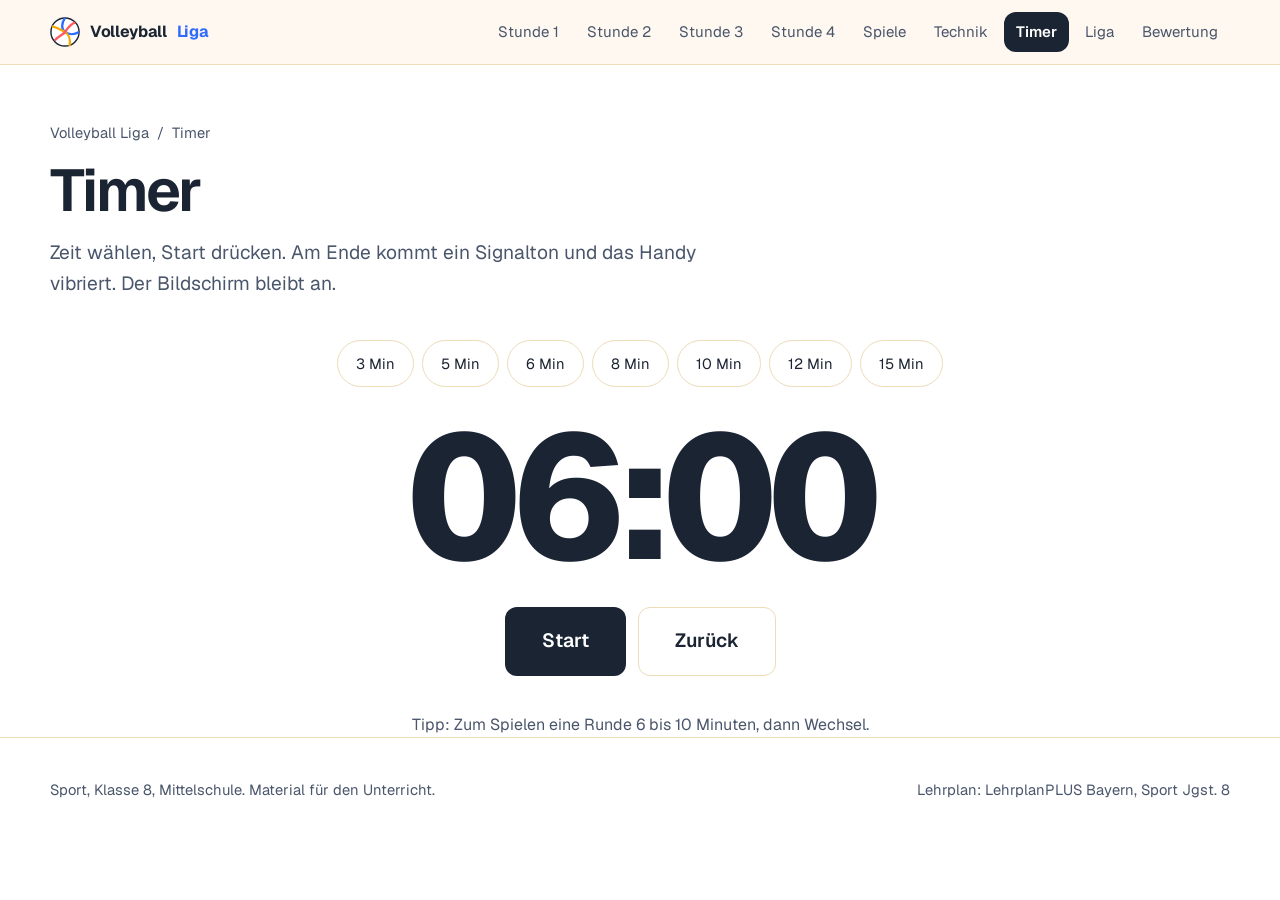
<file: timer.html>
<!DOCTYPE html>
<html lang="de">
<head>
<meta charset="UTF-8">
<meta name="viewport" content="width=device-width, initial-scale=1">
<title>Volleyball Timer</title>
<meta name="description" content="Stoppuhr für Spielzeiten, mit Signalton und Bildschirm-an.">
<meta name="theme-color" content="#fff8ee">
<link rel="icon" href="icon.svg" type="image/svg+xml">
<link rel="apple-touch-icon" href="apple-touch-icon.png">
<link rel="manifest" href="manifest.webmanifest">
<meta name="apple-mobile-web-app-capable" content="yes">
<meta name="apple-mobile-web-app-title" content="Volleyball 8">
<link rel="stylesheet" href="style.css">
</head>
<body>
<header class="nav"><div class="wrap">
<a class="brand" href="index.html"><img src="icon.svg" alt="" width="30" height="30">Volleyball <b>Liga</b></a>
<nav aria-label="Hauptnavigation"><ul><li><a class="link" href="stunde-1.html">Stunde 1</a></li><li><a class="link" href="stunde-2.html">Stunde 2</a></li><li><a class="link" href="stunde-3.html">Stunde 3</a></li><li><a class="link" href="stunde-4.html">Stunde 4</a></li><li><a class="link" href="spiele.html">Spiele</a></li><li><a class="link" href="technik.html">Technik</a></li><li><a class="link" href="timer.html" aria-current="page">Timer</a></li><li><a class="link" href="liga.html">Liga</a></li><li><a class="link" href="bewertung.html">Bewertung</a></li></ul></nav>
</div></header>
<main><div class="wrap">
<div class="page-head">
<div class="crumb"><a href="index.html">Volleyball Liga</a> &nbsp;/&nbsp; Timer</div>
<h1>Timer</h1>
<p class="goal">Zeit wählen, Start drücken. Am Ende kommt ein Signalton und das Handy vibriert. Der Bildschirm bleibt an.</p>
</div>
<div class="timer" id="timer">
<div class="chips" role="group" aria-label="Zeit wählen"><button class="chip" type="button" data-min="3">3 Min</button><button class="chip" type="button" data-min="5">5 Min</button><button class="chip" type="button" data-min="6">6 Min</button><button class="chip" type="button" data-min="8">8 Min</button><button class="chip" type="button" data-min="10">10 Min</button><button class="chip" type="button" data-min="12">12 Min</button><button class="chip" type="button" data-min="15">15 Min</button></div>
<div class="clock" id="clock" role="timer" aria-live="off">06:00</div>
<div class="timer-btns"><button class="btn btn-primary" id="t-start" type="button">Start</button><button class="btn btn-ghost" id="t-reset" type="button">Zurück</button></div>
<p class="sub" id="t-info">Tipp: Zum Spielen eine Runde 6 bis 10 Minuten, dann Wechsel.</p>
</div>
</div></main>
<footer class="foot"><div class="wrap">
<span>Sport, Klasse 8, Mittelschule. Material für den Unterricht.</span>
<span>Lehrplan: LehrplanPLUS Bayern, Sport Jgst. 8</span>
</div></footer>
<script src="app.js"></script>
</body>
</html>
</file>
<file: style.css>
/* Volleyball Liga Klasse 8: Gestaltung.
   Farbwelt: vier Teamfarben (Blau, Gelb, Grün, Korall) auf warmem Creme.
   Jede Stunde und jedes Team hat eine feste Farbe. */

@font-face{font-family:"Geist";font-weight:100 900;font-style:normal;font-display:swap;
  src:url("fonts/geist.woff2") format("woff2");
  unicode-range:U+0000-00FF,U+0131,U+0152-0153,U+02BB-02BC,U+02C6,U+02DA,U+02DC,U+2000-206F,U+20AC,U+2122,U+2191,U+2193,U+2212,U+2215,U+FEFF,U+FFFD;}
@font-face{font-family:"Geist";font-weight:100 900;font-style:normal;font-display:swap;
  src:url("fonts/geist-ext.woff2") format("woff2");
  unicode-range:U+0100-02BA,U+02BD-02C5,U+02C7-02CC,U+02CE-02D7,U+02DD-02FF,U+0304,U+0308,U+0329,U+1D00-1DBF,U+1E00-1E9F,U+1EF2-1EFF,U+2020,U+20A0-20AB,U+20AD-20C0,U+2113,U+2C60-2C7F,U+A720-A7FF;}

:root{
  color-scheme:light;
  --bg:#fff8ee;
  --surface:#ffffff;
  --surface-2:#fdecc8;
  --ink:#1b2433;
  --ink-soft:#4a566b;
  --line:#ecdcb8;
  --blue:#2f6bff;--blue-soft:#e4ecff;
  --yellow:#f5a800;--yellow-soft:#fff2cc;
  --green:#12a672;--green-soft:#dcf5ea;
  --coral:#ff5a5f;--coral-soft:#ffe3e4;
  --accent:#2f6bff;
  --accent-ink:#ffffff;
  --accent-soft:#e4ecff;
  --ok:#12a672;
  --warn:#b4420c;
  --warn-soft:#ffe9d6;
  --r-card:20px;
  --r-ctl:12px;
  --shadow:0 2px 4px rgba(27,36,51,.06),0 14px 30px -14px rgba(27,36,51,.28);
  --ease:cubic-bezier(.16,1,.3,1);
}

*{box-sizing:border-box}
html{scroll-behavior:smooth}
body{margin:0;background:var(--bg);color:var(--ink);font-family:"Geist",system-ui,-apple-system,"Segoe UI",sans-serif;
  font-size:16px;line-height:1.6;-webkit-font-smoothing:antialiased;text-rendering:optimizeLegibility}
a{color:inherit}
h1,h2,h3{font-weight:650;letter-spacing:-.02em;line-height:1.08;margin:0}
p{margin:0}
ul{margin:0;padding:0}
:focus-visible{outline:3px solid var(--accent);outline-offset:3px;border-radius:6px}

.wrap{width:min(1180px,100% - 32px);margin-inline:auto}

/* Navigation: eine Zeile, 64px */
.nav{position:sticky;top:0;z-index:20;background:color-mix(in srgb,var(--bg) 88%,transparent);
  backdrop-filter:blur(14px);-webkit-backdrop-filter:blur(14px);border-bottom:1px solid var(--line)}
.nav .wrap{height:64px;display:flex;align-items:center;gap:28px}
.brand{font-weight:700;letter-spacing:-.02em;text-decoration:none;white-space:nowrap}
.brand b{color:var(--accent)}
.nav ul{list-style:none;display:flex;gap:4px;margin-left:auto;overflow-x:auto;scrollbar-width:none}
.nav ul::-webkit-scrollbar{display:none}
.nav a.link{display:block;padding:8px 12px;border-radius:var(--r-ctl);text-decoration:none;color:var(--ink-soft);
  font-size:.94rem;white-space:nowrap;transition:background .2s var(--ease),color .2s var(--ease)}
.nav a.link:hover{background:var(--surface-2);color:var(--ink)}
.nav a.link[aria-current="page"]{color:var(--ink);background:var(--surface-2);font-weight:600}

/* Buttons */
.btn{display:inline-flex;align-items:center;gap:8px;padding:13px 22px;border-radius:var(--r-ctl);border:1.5px solid transparent;
  font:inherit;font-weight:600;text-decoration:none;cursor:pointer;white-space:nowrap;
  transition:transform .25s var(--ease),background .2s,border-color .2s}
.btn:active{transform:translateY(1px) scale(.98)}
.btn-primary{background:var(--accent);color:var(--accent-ink)}
.btn-primary:hover{transform:translateY(-2px)}
.btn-ghost{border-color:var(--line);background:var(--surface);color:var(--ink)}
.btn-ghost:hover{border-color:var(--ink-soft)}

/* Hero */
.hero{padding:56px 0 72px}
.hero .wrap{display:grid;grid-template-columns:1.05fr .95fr;gap:56px;align-items:center;min-height:min(640px,calc(100dvh - 140px))}
.hero h1{font-size:clamp(2.5rem,5.4vw,4.6rem);letter-spacing:-.035em}
.hero h1 em{font-style:normal;color:var(--accent)}
.hero p.lead{margin-top:22px;font-size:1.18rem;color:var(--ink-soft);max-width:34ch}
.hero .actions{margin-top:32px;display:flex;gap:12px;flex-wrap:wrap}

.stairs{display:grid;grid-template-columns:repeat(4,1fr);gap:10px;align-items:end;height:420px}
.step-block{display:flex;flex-direction:column;justify-content:space-between;text-decoration:none;
  padding:16px 14px;border-radius:var(--r-card);background:var(--surface);border:1px solid var(--line);
  transition:transform .35s var(--ease),box-shadow .35s var(--ease)}
.step-block:hover{transform:translateY(-6px);box-shadow:var(--shadow)}
.step-block:nth-child(1){height:42%}
.step-block:nth-child(2){height:60%}
.step-block:nth-child(3){height:78%}
.step-block:nth-child(4){height:100%;background:var(--accent);border-color:var(--accent);color:var(--accent-ink)}
.step-block .num{font-size:2.6rem;font-weight:700;letter-spacing:-.04em;line-height:1}
.step-block .t{display:block;font-weight:600;font-size:1rem;line-height:1.25}
.step-block .s{display:block;font-size:.84rem;opacity:.75;margin-top:4px;line-height:1.3}

/* Abschnitte */
section.block{padding:72px 0}
section.block + section.block{border-top:1px solid var(--line)}
h2.title{font-size:clamp(1.9rem,3.6vw,2.8rem)}
.sub{margin-top:14px;color:var(--ink-soft);max-width:60ch}

/* Stundenliste */
.lessons{margin-top:36px;display:grid}
.lesson-row{display:grid;grid-template-columns:96px 1fr 240px 40px;gap:28px;align-items:center;padding:28px 0;
  text-decoration:none;border-bottom:1px solid var(--line);transition:padding .3s var(--ease)}
.lesson-row:last-child{border-bottom:0}
.lesson-row:hover{padding-left:12px}
.lesson-row .n{font-size:3.4rem;font-weight:700;letter-spacing:-.05em;color:var(--accent);line-height:1}
.lesson-row h3{font-size:1.5rem}
.lesson-row .goal{color:var(--ink-soft);margin-top:6px;max-width:56ch}
.lesson-row .meta{font-size:.92rem;color:var(--ink-soft);line-height:1.5}
.lesson-row .meta b{display:block;color:var(--ink);font-weight:600}
.lesson-row .arr{font-size:1.6rem;color:var(--ink-soft);transition:transform .3s var(--ease),color .2s}
.lesson-row:hover .arr{transform:translateX(6px);color:var(--accent)}

/* Filter und Karten */
.chips{display:flex;flex-wrap:wrap;gap:8px;margin-top:28px}
.chip{font:inherit;font-size:.92rem;padding:8px 16px;border-radius:999px;border:1.5px solid var(--line);background:var(--surface);
  color:var(--ink);cursor:pointer;transition:background .2s,border-color .2s,color .2s}
.chip:hover{border-color:var(--ink-soft)}
.chip[aria-pressed="true"]{background:var(--ink);color:var(--bg);border-color:var(--ink)}
.cards{margin-top:28px;display:grid;grid-template-columns:repeat(auto-fill,minmax(270px,1fr));gap:16px}
.card{background:var(--surface);border:1px solid var(--line);border-radius:var(--r-card);padding:20px 20px 22px;
  display:flex;flex-direction:column;gap:10px;transition:transform .3s var(--ease),box-shadow .3s var(--ease)}
.card:hover{transform:translateY(-3px);box-shadow:var(--shadow)}
.card h3{font-size:1.15rem}
.card p{color:var(--ink-soft);font-size:.95rem}
.tags{display:flex;flex-wrap:wrap;gap:6px}
.tag{font-size:.78rem;font-weight:600;padding:3px 10px;border-radius:999px;background:var(--surface-2);color:var(--ink-soft)}
.tag.stufe{background:var(--accent-soft);color:var(--accent)}
.empty{margin-top:28px;color:var(--ink-soft)}

/* Bewertung Kacheln (Raster mit Rhythmus) */
.score-grid{margin-top:36px;display:grid;grid-template-columns:repeat(6,1fr);gap:14px}
.tile{border-radius:var(--r-card);padding:24px;background:var(--surface);border:1px solid var(--line);display:flex;flex-direction:column;gap:6px}
.tile .big{font-size:3.2rem;font-weight:700;letter-spacing:-.04em;line-height:1}
.tile .big small{font-size:1rem;font-weight:500;color:var(--ink-soft);letter-spacing:0;margin-left:6px}
.tile p{color:var(--ink-soft);font-size:.95rem}
.tile.t1{grid-column:span 3}.tile.t2{grid-column:span 3;background:var(--surface-2)}
.tile.t4{grid-column:span 6;background:var(--accent);border-color:var(--accent);color:var(--accent-ink)}
.tile.t4 p,.tile.t4 .big small{color:inherit;opacity:.85}

/* Zweispalter Material */
.two{margin-top:32px;display:grid;grid-template-columns:1fr 1fr;gap:56px}
.two h3{font-size:1.2rem;margin-bottom:12px}
.plain{list-style:none;display:grid;gap:8px;color:var(--ink-soft)}
.plain li{padding-left:18px;position:relative}
.plain li::before{content:"";position:absolute;left:0;top:.72em;width:8px;height:2px;background:var(--accent)}

/* Stundenseiten */
.page-head{padding:56px 0 28px}
.crumb{font-size:.92rem;color:var(--ink-soft)}
.crumb a{text-decoration:none}.crumb a:hover{color:var(--accent)}
.page-head h1{font-size:clamp(2.2rem,4.6vw,3.8rem);margin-top:14px;letter-spacing:-.035em}
.page-head .goal{margin-top:16px;font-size:1.2rem;color:var(--ink-soft);max-width:52ch}
.facts{margin-top:24px;display:flex;flex-wrap:wrap;gap:8px}
.facts .tag{font-size:.88rem;padding:5px 14px;background:var(--surface);border:1px solid var(--line)}
.page-actions{margin-top:24px;display:flex;gap:12px;flex-wrap:wrap}

.timeline{display:grid;margin-top:12px}
.tl-step{display:grid;grid-template-columns:120px 1fr;gap:28px;padding:26px 0;border-top:1px solid var(--line);break-inside:avoid}
.tl-step:first-child{border-top:0}
.tl-time{font-weight:700;color:var(--accent);font-size:1.05rem;letter-spacing:-.01em}
.tl-time span{display:block;font-weight:500;font-size:.85rem;color:var(--ink-soft)}
.tl-body h3{font-size:1.3rem}
.tl-body ul{list-style:none;margin-top:10px;display:grid;gap:7px}
.tl-body li{padding-left:18px;position:relative;color:var(--ink-soft)}
.tl-body li::before{content:"";position:absolute;left:0;top:.72em;width:8px;height:2px;background:var(--accent)}
.tl-body li b{color:var(--ink);font-weight:600}
.tl-note{margin-top:12px;font-size:.92rem;padding:10px 14px;border-radius:var(--r-ctl);background:var(--accent-soft);color:var(--ink)}

.aside-grid{margin-top:48px;display:grid;grid-template-columns:1fr 1fr;gap:16px}
.panel{background:var(--surface);border:1px solid var(--line);border-radius:var(--r-card);padding:22px;break-inside:avoid}
.panel h3{font-size:1.1rem;margin-bottom:10px}
.panel.warn{background:var(--warn-soft);border-color:transparent}
.panel.warn h3{color:var(--warn)}

.pager{margin-top:48px;display:flex;justify-content:space-between;gap:16px;flex-wrap:wrap}
.pager a{display:block;text-decoration:none;padding:16px 20px;border:1px solid var(--line);border-radius:var(--r-card);background:var(--surface);
  transition:transform .3s var(--ease),border-color .2s;min-width:220px}
.pager a:hover{transform:translateY(-3px);border-color:var(--ink-soft)}
.pager small{display:block;color:var(--ink-soft)}
.pager strong{font-size:1.05rem}
.pager .next{margin-left:auto;text-align:right}

/* Bewertungsseite */
.calc{margin-top:32px;display:grid;grid-template-columns:1.2fr .8fr;gap:20px;align-items:stretch}
.calc form{background:var(--surface);border:1px solid var(--line);border-radius:var(--r-card);padding:24px;display:grid;grid-template-columns:1fr 1fr 1fr;gap:18px;align-content:start}
.field label{display:block;font-weight:600;font-size:.95rem;margin-bottom:6px}
.field .hint{display:block;font-size:.82rem;color:var(--ink-soft);margin-top:5px}
.field input{width:100%;font:inherit;font-size:1.1rem;padding:11px 14px;border-radius:var(--r-ctl);border:1.5px solid var(--line);background:var(--bg);color:var(--ink)}
.field input:focus{outline:none;border-color:var(--accent);box-shadow:0 0 0 3px var(--accent-soft)}
.field input[aria-invalid="true"]{border-color:var(--warn)}
.field .err{display:block;min-height:1.1em;font-size:.82rem;color:var(--warn);margin-top:5px}
.result{background:var(--ink);color:var(--bg);border-radius:var(--r-card);padding:28px;display:grid;grid-template-columns:repeat(3,1fr);gap:16px;align-items:start}
.result .note{font-size:4.6rem;font-weight:700;letter-spacing:-.05em;line-height:1;margin:6px 0}
.result .lbl{opacity:.75;font-size:.9rem}
.scales{margin-top:40px;display:grid;grid-template-columns:1fr 1fr;gap:16px}
.scales + .panel table td:not(:first-child){color:var(--ink)}
.panel table{border-collapse:collapse;width:100%;font-size:.95rem}
.panel th{text-align:left;font-size:.78rem;text-transform:uppercase;letter-spacing:.04em;color:var(--ink-soft);padding:4px 0 8px;border-bottom:1.5px solid var(--ink)}
.panel td{padding:6px 0;color:var(--ink-soft)}
.panel td:first-child{color:var(--ink);font-weight:600;width:50%}
.panel p{color:var(--ink-soft);font-size:.95rem;margin-top:8px}
.schluessel{margin-top:16px;display:flex;flex-wrap:wrap;gap:8px}
.schluessel .tag{font-size:.9rem;padding:6px 14px;background:var(--surface);border:1px solid var(--line)}

.sheet-wrap{overflow-x:auto;margin-top:24px}
table.bogen{border-collapse:collapse;width:100%;min-width:720px;background:var(--surface)}
table.bogen th{font-size:.72rem;text-transform:uppercase;letter-spacing:.03em;text-align:left;padding:8px 6px;border:1px solid var(--ink);background:var(--surface-2);color:var(--ink)}
table.bogen td{border:1px solid var(--ink);height:34px;padding:0 6px}
table.bogen td.n{width:28px;text-align:center;color:var(--ink-soft)}

footer.foot{padding:40px 0 56px;border-top:1px solid var(--line);color:var(--ink-soft);font-size:.92rem}
footer.foot .wrap{display:flex;justify-content:space-between;gap:16px;flex-wrap:wrap}

/* Bewegung: nur Einblenden beim Scrollen, mit Zweck (Reihenfolge lesen) */
@media (prefers-reduced-motion:no-preference){
  .js .reveal{opacity:0;transform:translateY(22px);transition:opacity .7s var(--ease),transform .7s var(--ease);transition-delay:var(--d,0ms)}
  .js .reveal.in{opacity:1;transform:none}
  .js .stairs .step-block{opacity:0;transform:translateY(40px);animation:rise .8s var(--ease) forwards;animation-delay:calc(var(--i) * 110ms + 150ms)}
  @keyframes rise{to{opacity:1;transform:none}}
  .js .stairs .step-block:hover{transform:translateY(-6px)}
}

/* Mobil */
@media (max-width:860px){
  .hero{padding:32px 0 48px}
  .hero .wrap{grid-template-columns:1fr;gap:36px;min-height:0}
  .stairs{height:300px}
  .lesson-row{grid-template-columns:56px 1fr 28px;gap:16px}
  .lesson-row .meta{grid-column:2/3;grid-row:2}
  .lesson-row .n{font-size:2.4rem}
  .two,.aside-grid,.scales,.calc{grid-template-columns:1fr}
  .calc form{grid-template-columns:1fr}
  .result{grid-template-columns:repeat(3,1fr);padding:20px}
  .result .note{font-size:3.2rem}
  .score-grid{grid-template-columns:1fr}
  .tile.t1,.tile.t2,.tile.t3,.tile.t4{grid-column:auto}
  .tl-step{grid-template-columns:1fr;gap:8px}
  .nav .wrap{gap:12px}
}


/* ===================== Volleyball: Farbwelt ===================== */
.blau{--c:var(--blue);--cs:var(--blue-soft);--ci:#fff;--ct:#2350d6}
.gelb{--c:var(--yellow);--cs:var(--yellow-soft);--ci:#3a2a00;--ct:#9a6200}
.gruen{--c:var(--green);--cs:var(--green-soft);--ci:#fff;--ct:#0b7a54}
.korall{--c:var(--coral);--cs:var(--coral-soft);--ci:#fff;--ct:#c9343a}
main.blau,main.gelb,main.gruen,main.korall{--accent:var(--ct);--accent-ink:#fff;--accent-soft:var(--cs)}

body{background:var(--bg) radial-gradient(900px 500px at 92% -8%,#ffe2a3 0,transparent 60%),radial-gradient(700px 420px at -6% 8%,#cfe0ff 0,transparent 60%) no-repeat}
.brand{display:flex;align-items:center;gap:10px}
.brand img{display:block}
.brand b{color:var(--blue)}
.nav a.link[aria-current="page"]{background:var(--ink);color:#fff}
.btn-primary{background:var(--ink);color:#fff}
.btn-primary:hover{background:var(--blue)}
main.blau .btn-primary,main.gelb .btn-primary,main.gruen .btn-primary,main.korall .btn-primary{background:var(--accent)}

.hero h1 em{background:linear-gradient(100deg,var(--blue),var(--coral) 55%,var(--yellow));-webkit-background-clip:text;background-clip:text;color:transparent}
.teams{margin-top:22px;display:flex;flex-wrap:wrap;gap:8px}
.team-pill{display:inline-flex;align-items:center;gap:8px;padding:6px 14px;border-radius:999px;background:var(--surface);border:2px solid var(--c);font-weight:600;font-size:.92rem}
.team-pill i{width:12px;height:12px;border-radius:50%;background:var(--c)}

.step-block{border:0;background:var(--c);color:var(--ci)}
.step-block:nth-child(4){background:var(--c);color:var(--ci)}
.step-block .s{opacity:.85}
.step-block:nth-child(1){height:46%}.step-block:nth-child(2){height:64%}.step-block:nth-child(3){height:82%}

.lesson-row .n{color:var(--ct)}
.lesson-row:hover .arr{color:var(--ct)}

.three{margin-top:32px;display:grid;grid-template-columns:repeat(3,1fr);gap:16px}
.step-card{background:var(--cs);border-radius:var(--r-card);padding:26px;display:flex;flex-direction:column;gap:8px}
.step-card .big{font-size:3.4rem;font-weight:800;line-height:1;color:var(--ct);letter-spacing:-.04em}
.step-card h3{font-size:1.35rem}
.step-card p{color:var(--ink-soft)}

.tile{border:0}
.tile.blau,.tile.korall{background:var(--c);color:var(--ci);grid-column:span 3}
.tile.blau p,.tile.korall p,.tile.blau .big small,.tile.korall .big small{color:inherit;opacity:.9}

.chip.blau[aria-pressed="true"],.chip.gelb[aria-pressed="true"],.chip.gruen[aria-pressed="true"],.chip.korall[aria-pressed="true"]{background:var(--c);border-color:var(--c);color:var(--ci)}
.chip.blau,.chip.gelb,.chip.gruen,.chip.korall{border-color:var(--c)}

.page-head h1{letter-spacing:-.035em}
.tl-time{color:var(--ct)}
.tl-note{background:var(--cs)}
main.blau .tl-note,main.gelb .tl-note,main.gruen .tl-note,main.korall .tl-note{background:var(--accent-soft)}
.gamelink{display:inline-block;margin-top:12px;padding:6px 14px;border-radius:999px;background:var(--accent-soft);color:var(--ink);font-weight:600;font-size:.9rem;text-decoration:none}
.gamelink:hover{background:var(--accent);color:#fff}
.games-title{margin-top:72px;font-size:clamp(1.7rem,3.2vw,2.4rem)}

/* Spielkarten */
.games{margin-top:28px;display:grid;gap:22px}
.game{background:var(--surface);border-radius:var(--r-card);border:2px solid var(--c);overflow:hidden;box-shadow:var(--shadow);break-inside:avoid}
.game[hidden]{display:none}
.game-head{background:var(--c);color:var(--ci);padding:16px 22px;display:flex;flex-wrap:wrap;align-items:center;gap:10px 14px}
.game-head h3{font-size:1.45rem;flex:1 1 220px}
.game-head .tag{background:rgba(255,255,255,.28);color:inherit}
.badge{display:inline-block;font-size:.8rem;font-weight:700;padding:3px 12px;border-radius:999px;background:rgba(255,255,255,.3);color:inherit}
.tech .badge{background:var(--cs);color:var(--ink)}
.game-body{display:grid;grid-template-columns:1fr 1.15fr;gap:26px;padding:22px}
.gfx{width:100%;height:auto;display:block;border-radius:14px}
.game-text{display:grid;gap:10px;align-content:start}
.game-text .ziel{font-size:1.12rem}
.game-text p{color:var(--ink-soft)}
.game-text p b{color:var(--ink)}
.game-text h4,.tech-text h4{font-size:.9rem;text-transform:uppercase;letter-spacing:.06em;color:var(--ct);margin-top:4px}
ol.steps{list-style:none;counter-reset:s;display:grid;gap:10px}
ol.steps li{counter-increment:s;position:relative;padding-left:44px;min-height:32px;color:var(--ink)}
ol.steps li::before{content:counter(s);position:absolute;left:0;top:-1px;width:32px;height:32px;border-radius:50%;background:var(--c);color:var(--ci);display:grid;place-items:center;font-weight:700}
.pts{background:var(--cs);border-radius:var(--r-ctl);padding:12px 16px;color:var(--ink)}
.pts b{display:block;font-size:.8rem;text-transform:uppercase;letter-spacing:.06em;color:var(--ct);margin-bottom:2px}
.var{font-size:.95rem}
.var span{display:inline-block;min-width:68px;font-weight:700;color:var(--ink)}
.game .tl-note{background:var(--cs)}

/* Spielplan */
.plan{width:calc(100% - 44px);margin:0 22px 22px;border-collapse:collapse}
.plan th,.plan td{padding:8px 10px;border-bottom:1px solid var(--line);text-align:left}
.plan th{font-size:.78rem;text-transform:uppercase;letter-spacing:.05em;color:var(--ink-soft)}
.dotlbl{display:inline-flex;align-items:center;gap:6px;font-weight:600}
.dotlbl i{width:12px;height:12px;border-radius:50%}

/* Technikseite */
.tech{display:grid;grid-template-columns:.9fr 1.1fr;gap:34px;padding:30px 0;border-top:2px solid var(--line);align-items:start}
.tech-fig{align-self:start}
.tech-text{display:grid;gap:14px}
.tech-text h2{font-size:clamp(2rem,4vw,3rem)}
.tech-text .panel table td:first-child{width:46%}

/* Ligatabelle */
.sheet-wrap{margin-top:8px}
table.liga{border-collapse:separate;border-spacing:0 10px;width:100%;min-width:640px}
table.liga th{text-align:center;font-size:.78rem;text-transform:uppercase;letter-spacing:.05em;color:var(--ink-soft);padding:4px 6px}
table.liga th:first-child{text-align:left}
table.liga td{background:var(--surface);padding:10px 8px;text-align:center}
table.liga td:first-child{border-radius:var(--r-ctl) 0 0 var(--r-ctl);text-align:left}
table.liga td:last-child{border-radius:0 var(--r-ctl) var(--r-ctl) 0}
.tname{display:flex;align-items:center;gap:10px}
.tname i{width:14px;height:14px;border-radius:50%;flex:none}
table.liga input{font:inherit;border:1.5px solid var(--line);border-radius:10px;background:var(--bg);color:var(--ink);padding:9px 10px}
table.liga input.nm{font-weight:700;width:100%;min-width:130px}
table.liga input.pt{width:64px;text-align:center;font-size:1.05rem}
table.liga input:focus{outline:none;border-color:var(--blue);box-shadow:0 0 0 3px var(--blue-soft)}
table.liga .sum{font-weight:800;font-size:1.5rem}
table.liga .rank{font-weight:800;font-size:1.5rem;color:var(--ink-soft)}
table.liga tr.first td{background:var(--yellow-soft)}
table.liga tr.first .rank{color:#9a6200}

.result{background:var(--ink);grid-template-columns:repeat(2,1fr)}
.calc form{grid-template-columns:1fr 1fr 1fr}
table.bogen th{background:var(--surface-2)}

@media (max-width:860px){
  .three{grid-template-columns:1fr}
  .game-body,.tech{grid-template-columns:1fr}
  .tech-fig{position:static}
  .tile.blau,.tile.korall{grid-column:auto}
  .calc form{grid-template-columns:1fr}
  .stairs{height:340px}
  .plan{width:calc(100% - 28px);margin:0 14px 14px;font-size:.9rem}
  .game-body{padding:16px}
}

/* Druck: Stundenseiten als sauberes Blatt */
@media print{
  @page{size:A4;margin:14mm}
  :root{--bg:#fff;--ink-soft:#394150}
  body{background:#fff;font-size:11pt;-webkit-print-color-adjust:exact;print-color-adjust:exact}
  .nav,.page-actions,.pager,footer.foot,.chips,.btn,.no-print{display:none !important}
  .reveal,.stairs .step-block{opacity:1 !important;transform:none !important;animation:none !important}
  .page-head{padding:0 0 10px}
  .page-head h1{font-size:24pt}
  .page-head .goal{font-size:12pt}
  .tl-step{padding:12px 0;grid-template-columns:90px 1fr;gap:16px}
  .tl-body h3{font-size:13pt}
  .panel,.tl-step{break-inside:avoid}
  .aside-grid{margin-top:18px}
  .wrap{width:100%}
  .bogen-section{break-before:page;break-inside:avoid}
  .sheet-wrap{overflow:visible;margin-top:12px}
  table.bogen{min-width:0;font-size:9pt}
  table.bogen td{height:11mm}
  .scales{gap:10px}
}

@media print{
  body{background:#fff !important}
  .game{box-shadow:none;break-inside:avoid;margin-bottom:10px}
  .game-body{gap:14px;padding:12px}
  .game-head{padding:8px 14px}
  .game-head h3{font-size:14pt}
  .games-title{break-before:page;margin-top:0}
  .tech{break-inside:avoid;grid-template-columns:.8fr 1.2fr;padding:12px 0}
  .tech-fig{position:static}
  table.liga{font-size:11pt}
  table.liga input{border:0;background:transparent}
  .gamelink{display:none}
  .tile.blau,.tile.korall{break-inside:avoid}
}

/* Navigation darf auf dem Handy nicht die Seite verbreitern */
.nav .wrap{min-width:0}
.nav nav{min-width:0;flex:1}
.nav ul{margin-left:0;justify-content:flex-end}
@media (max-width:860px){.nav ul{justify-content:flex-start}}
html,body{overflow-x:clip}

/* ===================== Handy zuerst ===================== */
summary.game-head{list-style:none;cursor:pointer;position:relative;padding-right:52px}
summary.game-head::-webkit-details-marker{display:none}
summary.game-head::after{content:"";position:absolute;right:20px;top:50%;width:11px;height:11px;margin-top:-9px;border-right:3px solid currentColor;border-bottom:3px solid currentColor;transform:rotate(45deg);transition:transform .25s var(--ease)}
details.game[open] > summary.game-head::after{transform:rotate(-135deg);margin-top:-3px}
.jump{display:flex;gap:8px;margin:18px 0 6px;flex-wrap:wrap}
.jump a{padding:10px 18px;border-radius:999px;background:var(--surface);border:1.5px solid var(--line);text-decoration:none;font-weight:600}
.jump a:hover{border-color:var(--accent)}

.timer{margin-top:12px;display:grid;gap:22px;justify-items:center;text-align:center}
.timer .chips{justify-content:center;margin-top:0}
.clock{font-size:clamp(5rem,26vw,11rem);font-weight:800;letter-spacing:-.05em;line-height:1;font-variant-numeric:tabular-nums}
.clock.run{color:var(--blue)}
.clock.done{color:var(--coral);animation:blink .7s steps(2) infinite}
@keyframes blink{50%{opacity:.25}}
.timer-btns{display:flex;gap:12px}
.timer-btns .btn{padding:18px 36px;font-size:1.2rem}
.chip{padding:11px 18px;min-height:44px}

@media (max-width:860px){
  .hero .wrap>*{min-width:0}
  .hero h1{font-size:clamp(2.1rem,10vw,3rem)}
  .stairs{display:grid;grid-template-columns:1fr;height:auto;gap:10px}
  .step-block,.step-block:nth-child(n){height:auto;flex-direction:row;align-items:center;justify-content:flex-start;gap:16px;padding:14px 18px}
  .step-block .num{font-size:2.2rem;min-width:34px}
  .nav .wrap{height:58px}
  .nav a.link{padding:11px 14px}
  .brand{font-size:.95rem}
  .page-head{padding:28px 0 16px}
  .page-head h1{font-size:clamp(1.9rem,9vw,2.6rem)}
  .tl-step{padding:18px 0}
  .btn{padding:14px 20px}
  .game-head{padding:14px 52px 14px 16px}
  .game-head h3{font-size:1.25rem;flex:1 1 100%;order:2}
  .game-head .badge{order:1}
  .game-head .tags{order:3}
  section.block{padding:48px 0}
  .game-body{gap:16px}
}
@media (max-width:640px){
  table.liga{min-width:0;border-spacing:0}
  table.liga tbody,table.liga tr{display:block}
  table.liga tr:first-child{display:none}
  table.liga tr{display:grid;grid-template-columns:repeat(4,1fr);gap:10px 8px;background:var(--surface);border-radius:var(--r-card);border-left:8px solid var(--tc);padding:14px;margin-bottom:14px;box-shadow:var(--shadow)}
  table.liga td{display:block;background:none;padding:0;border-radius:0 !important;text-align:center}
  table.liga td::before{content:attr(data-label);display:block;font-size:.72rem;text-transform:uppercase;letter-spacing:.04em;color:var(--ink-soft);margin-bottom:4px}
  table.liga td.tname{grid-column:1/-1;display:flex}
  table.liga td.tname::before{display:none}
  table.liga td.sum{grid-column:1/3}
  table.liga td.rank{grid-column:3/5}
  table.liga input.pt{width:100%;padding:12px 4px}
  table.liga tr.first{background:var(--yellow-soft)}
  table.liga tr.first td{background:none}
}
@media print{
  details.game > summary.game-head::after{display:none}
  .jump{display:none}
}

/* Druck: Spielkarten zweispaltig und kompakt, zwei pro Seite */
@media print{
  .game-body{grid-template-columns:.85fr 1.15fr !important;gap:14px;padding:10px 12px}
  .game{margin-bottom:8px}
  .game-text{gap:6px;font-size:10pt}
  .game-text .ziel{font-size:10.5pt}
  ol.steps{gap:6px}
  ol.steps li{padding-left:34px;min-height:26px}
  ol.steps li::before{width:24px;height:24px;font-size:10pt}
  .pts{padding:8px 12px}
  .tl-step{padding:8px 0}
  .games-title{break-before:auto;break-after:avoid;margin-top:18px}
  .game-head h3{flex:1 1 auto;order:0}
  .game-head .badge{order:0}
  .game-head .tags{order:0}
  .tech{grid-template-columns:.85fr 1.15fr !important}
  .scales{grid-template-columns:1fr 1fr !important}
  .aside-grid{grid-template-columns:1fr 1fr !important}
}
</file>
